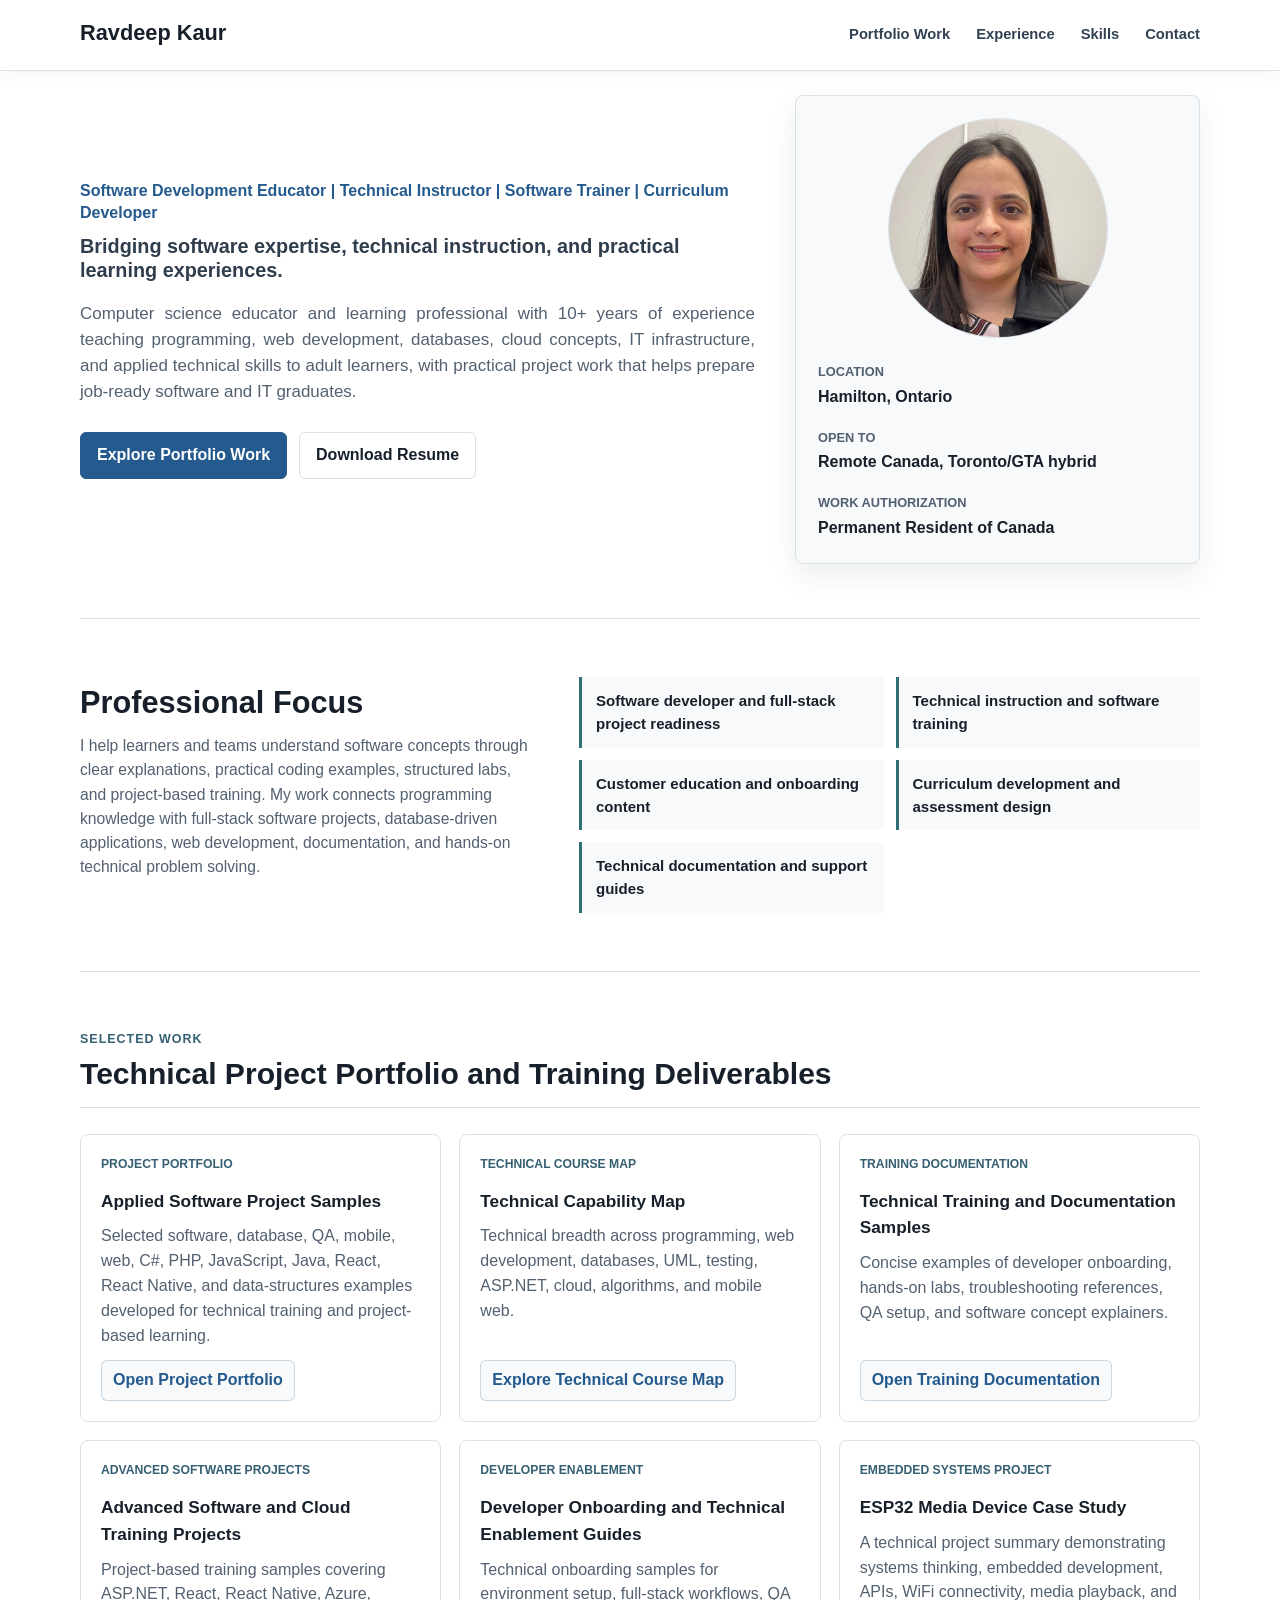
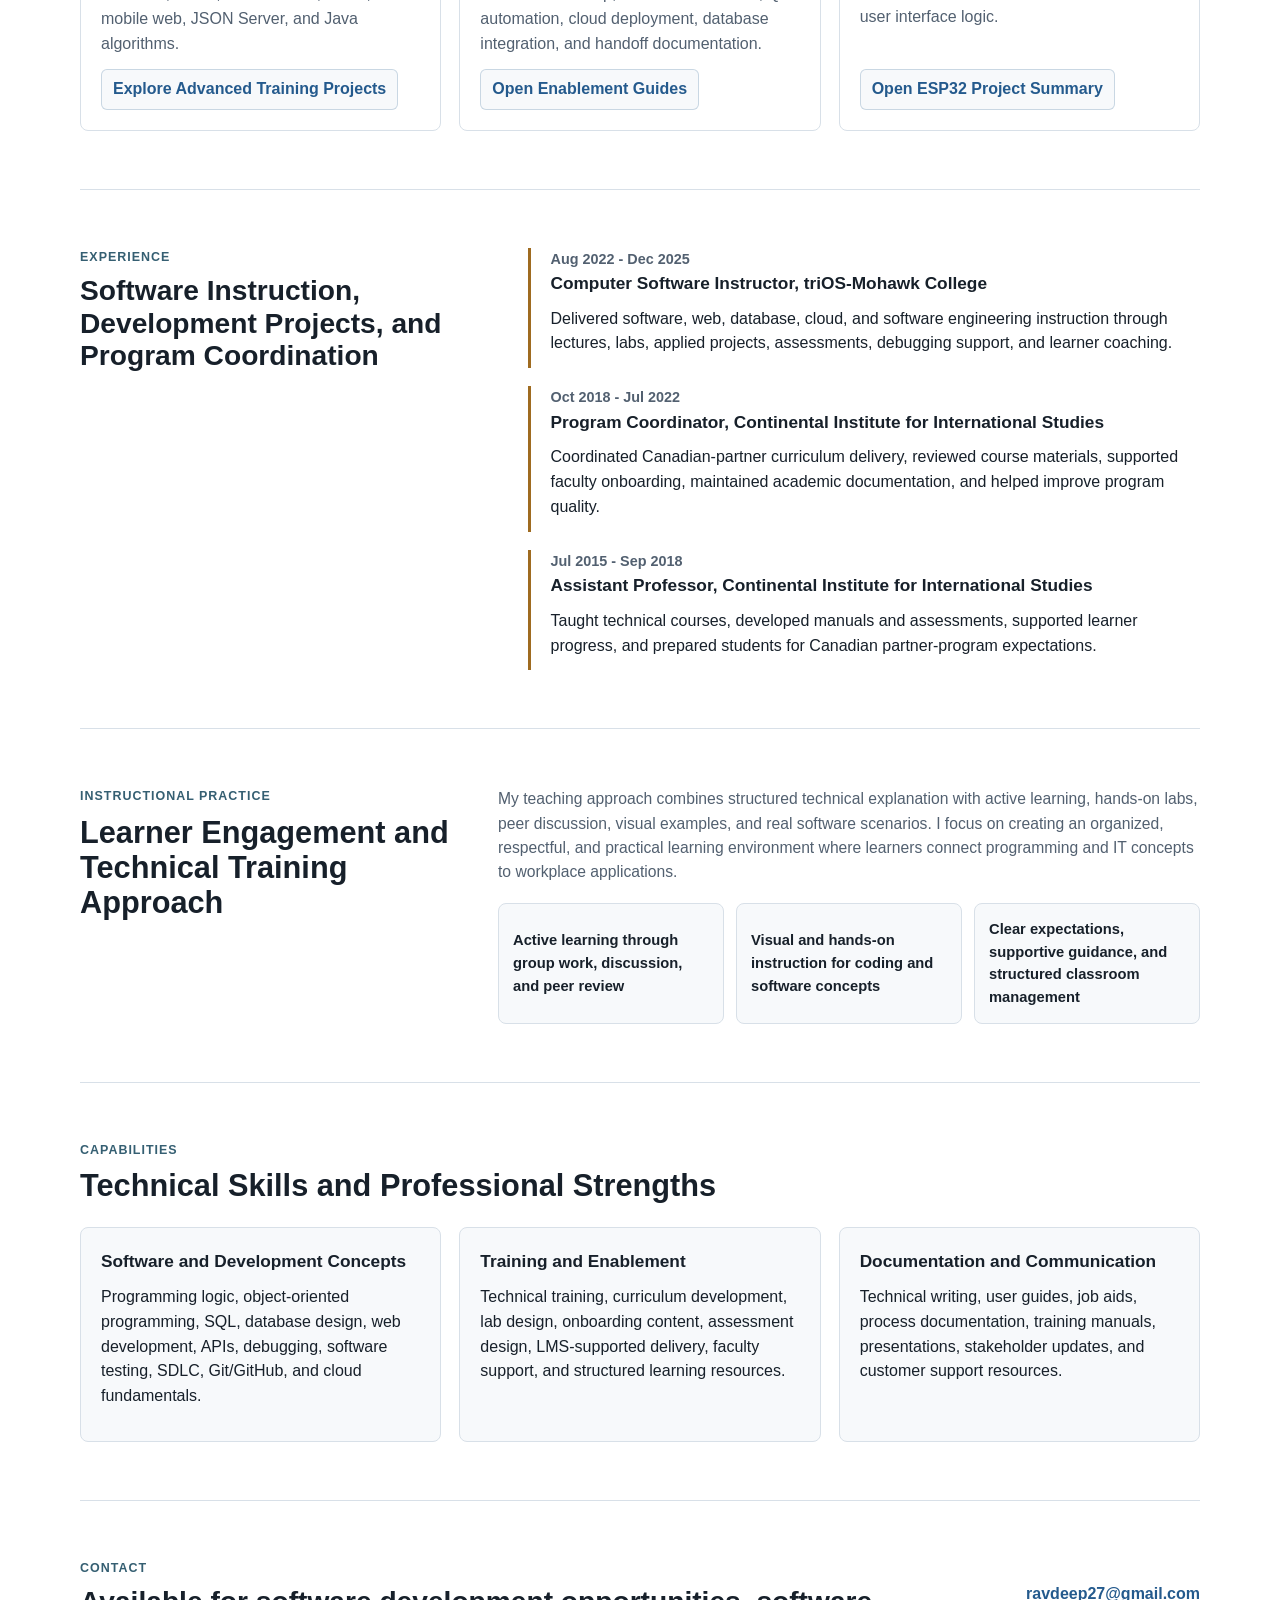
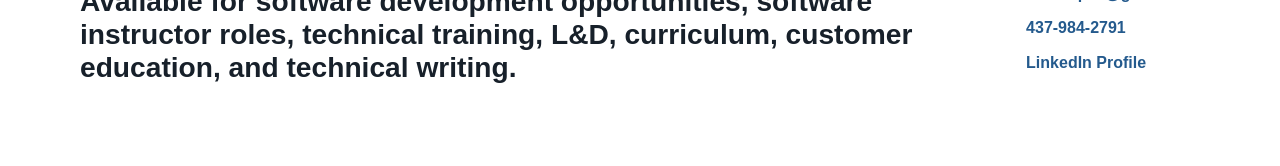
<file: index.html>
<!doctype html>
<html lang="en">
  <head>
    <meta charset="utf-8">
    <meta name="viewport" content="width=device-width, initial-scale=1">
    <title>Ravdeep Kaur | Technical Training Portfolio</title>
    <meta name="description" content="Portfolio for Ravdeep Kaur, technical instructor, software trainer, curriculum developer, and learning professional.">
    <link rel="stylesheet" href="styles.css?v=20260531-skills-section-rework">
  </head>
  <body>
    <header class="site-header">
      <nav class="nav" aria-label="Primary navigation">
        <a class="brand" href="#top">
          <span>Ravdeep Kaur</span>
        </a>
        <div class="nav-links">
          <a href="#portfolio-work">Portfolio Work</a>
          <a href="#experience">Experience</a>
          <a href="#instructional-practice">Skills</a>
          <a href="#contact">Contact</a>
        </div>
      </nav>
    </header>

    <main id="top">
      <section class="hero">
        <div class="hero-copy">
          <p class="eyebrow">Software Development Educator | Technical Instructor | Software Trainer | Curriculum Developer</p>
          <h1>Bridging software expertise, technical instruction, and practical learning experiences.</h1>
          <p class="lead">
            Computer science educator and learning professional with 10+ years of experience teaching
            programming, web development, databases, cloud concepts, IT infrastructure, and applied technical
            skills to adult learners, with practical project work that helps prepare job-ready software and IT graduates.
          </p>
          <div class="actions" aria-label="Portfolio actions">
            <a class="button primary" href="#portfolio-work">Explore Portfolio Work</a>
            <a class="button secondary" href="Ravdeep_Kaur_Resume_2026.pdf" download>Download Resume</a>
          </div>
        </div>
        <div class="hero-panel" aria-label="Profile summary">
          <img class="profile-photo" src="assets/ravdeep-profile-clean.jpg" alt="Ravdeep Kaur profile photo.">
          <dl>
            <div>
              <dt>Location</dt>
              <dd>Hamilton, Ontario</dd>
            </div>
            <div>
              <dt>Open To</dt>
              <dd>Remote Canada, Toronto/GTA hybrid</dd>
            </div>
            <div>
              <dt>Work Authorization</dt>
              <dd>Permanent Resident of Canada</dd>
            </div>
          </dl>
        </div>
      </section>

      <section class="intro-section">
        <div>
          <h2>Professional Focus</h2>
          <p>
            I help learners and teams understand software concepts through clear explanations, practical coding
            examples, structured labs, and project-based training. My work connects programming knowledge with
            full-stack software projects, database-driven applications, web development, documentation, and
            hands-on technical problem solving.
          </p>
        </div>
        <ul class="focus-list">
          <li>Software developer and full-stack project readiness</li>
          <li>Technical instruction and software training</li>
          <li>Customer education and onboarding content</li>
          <li>Curriculum development and assessment design</li>
          <li>Technical documentation and support guides</li>
        </ul>
      </section>

      <section id="portfolio-work" class="section">
        <div class="section-heading">
          <p class="eyebrow">Selected Work</p>
          <h2>Technical Project Portfolio and Training Deliverables</h2>
        </div>
        <div class="sample-grid">
          <article class="sample-card">
            <div class="sample-icon">Project Portfolio</div>
            <h3>Applied Software Project Samples</h3>
            <p>Selected software, database, QA, mobile, web, C#, PHP, JavaScript, Java, React, React Native, and data-structures examples developed for technical training and project-based learning.</p>
            <a href="work/real-project-samples.html">Open Project Portfolio</a>
          </article>
          <article class="sample-card">
            <div class="sample-icon">Technical Course Map</div>
            <h3>Technical Capability Map</h3>
            <p>Technical breadth across programming, web development, databases, UML, testing, ASP.NET, cloud, algorithms, and mobile web.</p>
            <a href="work/course-map-foundations-advanced.html">Explore Technical Course Map</a>
          </article>
          <article class="sample-card">
            <div class="sample-icon">Training Documentation</div>
            <h3>Technical Training and Documentation Samples</h3>
            <p>Concise examples of developer onboarding, hands-on labs, troubleshooting references, QA setup, and software concept explainers.</p>
            <a href="work/teaching-artifacts.html">Open Training Documentation</a>
          </article>
          <article class="sample-card">
            <div class="sample-icon">Advanced Software Projects</div>
            <h3>Advanced Software and Cloud Training Projects</h3>
            <p>Project-based training samples covering ASP.NET, React, React Native, Azure, mobile web, JSON Server, and Java algorithms.</p>
            <a href="work/sem4-training-projects.html">Explore Advanced Training Projects</a>
          </article>
          <article class="sample-card">
            <div class="sample-icon">Developer Enablement</div>
            <h3>Developer Onboarding and Technical Enablement Guides</h3>
            <p>Technical onboarding samples for environment setup, full-stack workflows, QA automation, cloud deployment, database integration, and handoff documentation.</p>
            <a href="work/developer-onboarding-guides.html">Open Enablement Guides</a>
          </article>
          <article class="sample-card">
            <div class="sample-icon">Embedded Systems Project</div>
            <h3>ESP32 Media Device Case Study</h3>
            <p>A technical project summary demonstrating systems thinking, embedded development, APIs, WiFi connectivity, media playback, and user interface logic.</p>
            <a href="work/esp32-case-study.html">Open ESP32 Project Summary</a>
          </article>
        </div>
      </section>

      <section id="experience" class="section split">
        <div class="section-heading">
          <p class="eyebrow">Experience</p>
          <h2>Software Instruction, Development Projects, and Program Coordination</h2>
        </div>
        <div class="timeline">
          <article>
            <span>Aug 2022 - Dec 2025</span>
            <h3>Computer Software Instructor, triOS-Mohawk College</h3>
            <p>
              Delivered software, web, database, cloud, and software engineering instruction through lectures,
              labs, applied projects, assessments, debugging support, and learner coaching.
            </p>
          </article>
          <article>
            <span>Oct 2018 - Jul 2022</span>
            <h3>Program Coordinator, Continental Institute for International Studies</h3>
            <p>
              Coordinated Canadian-partner curriculum delivery, reviewed course materials, supported faculty
              onboarding, maintained academic documentation, and helped improve program quality.
            </p>
          </article>
          <article>
            <span>Jul 2015 - Sep 2018</span>
            <h3>Assistant Professor, Continental Institute for International Studies</h3>
            <p>
              Taught technical courses, developed manuals and assessments, supported learner progress, and
              prepared students for Canadian partner-program expectations.
            </p>
          </article>
        </div>
      </section>

      <section id="instructional-practice" class="section philosophy-section">
        <div class="section-heading">
          <p class="eyebrow">Instructional Practice</p>
          <h2>Learner Engagement and Technical Training Approach</h2>
        </div>
        <div class="philosophy-content">
          <p>
            My teaching approach combines structured technical explanation with active learning, hands-on labs,
            peer discussion, visual examples, and real software scenarios. I focus on creating an organized,
            respectful, and practical learning environment where learners connect programming and IT concepts
            to workplace applications.
          </p>
          <div class="philosophy-points">
            <span>Active learning through group work, discussion, and peer review</span>
            <span>Visual and hands-on instruction for coding and software concepts</span>
            <span>Clear expectations, supportive guidance, and structured classroom management</span>
          </div>
        </div>
      </section>

      <section id="skills" class="section">
        <div class="section-heading">
          <p class="eyebrow">Capabilities</p>
          <h2>Technical Skills and Professional Strengths</h2>
        </div>
        <div class="skill-columns">
          <div>
            <h3>Software and Development Concepts</h3>
            <p>Programming logic, object-oriented programming, SQL, database design, web development, APIs, debugging, software testing, SDLC, Git/GitHub, and cloud fundamentals.</p>
          </div>
          <div>
            <h3>Training and Enablement</h3>
            <p>Technical training, curriculum development, lab design, onboarding content, assessment design, LMS-supported delivery, faculty support, and structured learning resources.</p>
          </div>
          <div>
            <h3>Documentation and Communication</h3>
            <p>Technical writing, user guides, job aids, process documentation, training manuals, presentations, stakeholder updates, and customer support resources.</p>
          </div>
        </div>
      </section>

      <section id="contact" class="contact">
        <div>
          <p class="eyebrow">Contact</p>
          <h2>Available for software development opportunities, software instructor roles, technical training, L&D, curriculum, customer education, and technical writing.</h2>
        </div>
        <address>
          <a href="mailto:ravdeep27@gmail.com">ravdeep27@gmail.com</a>
          <a href="tel:+14379842791">437-984-2791</a>
          <a href="https://www.linkedin.com/in/kaurravdeep/">LinkedIn Profile</a>
        </address>
      </section>
    </main>
  </body>
</html>
</file>
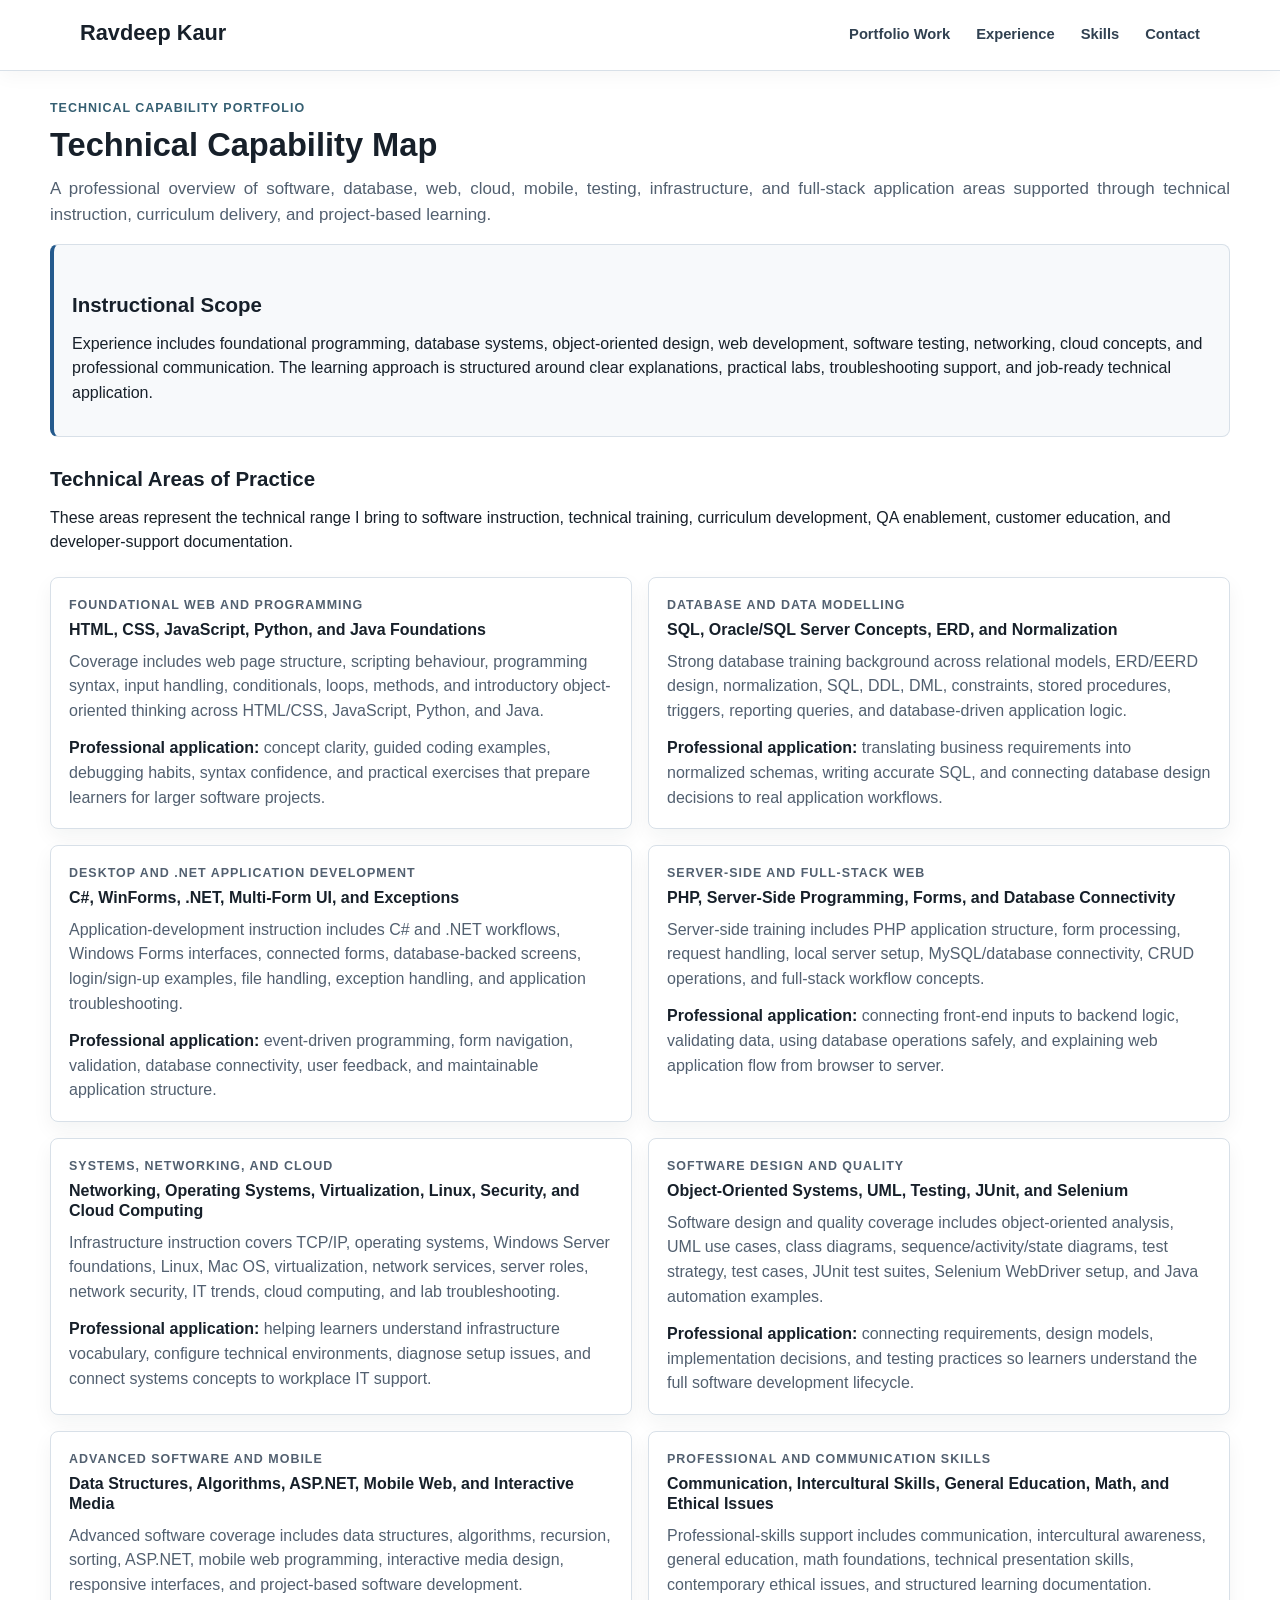
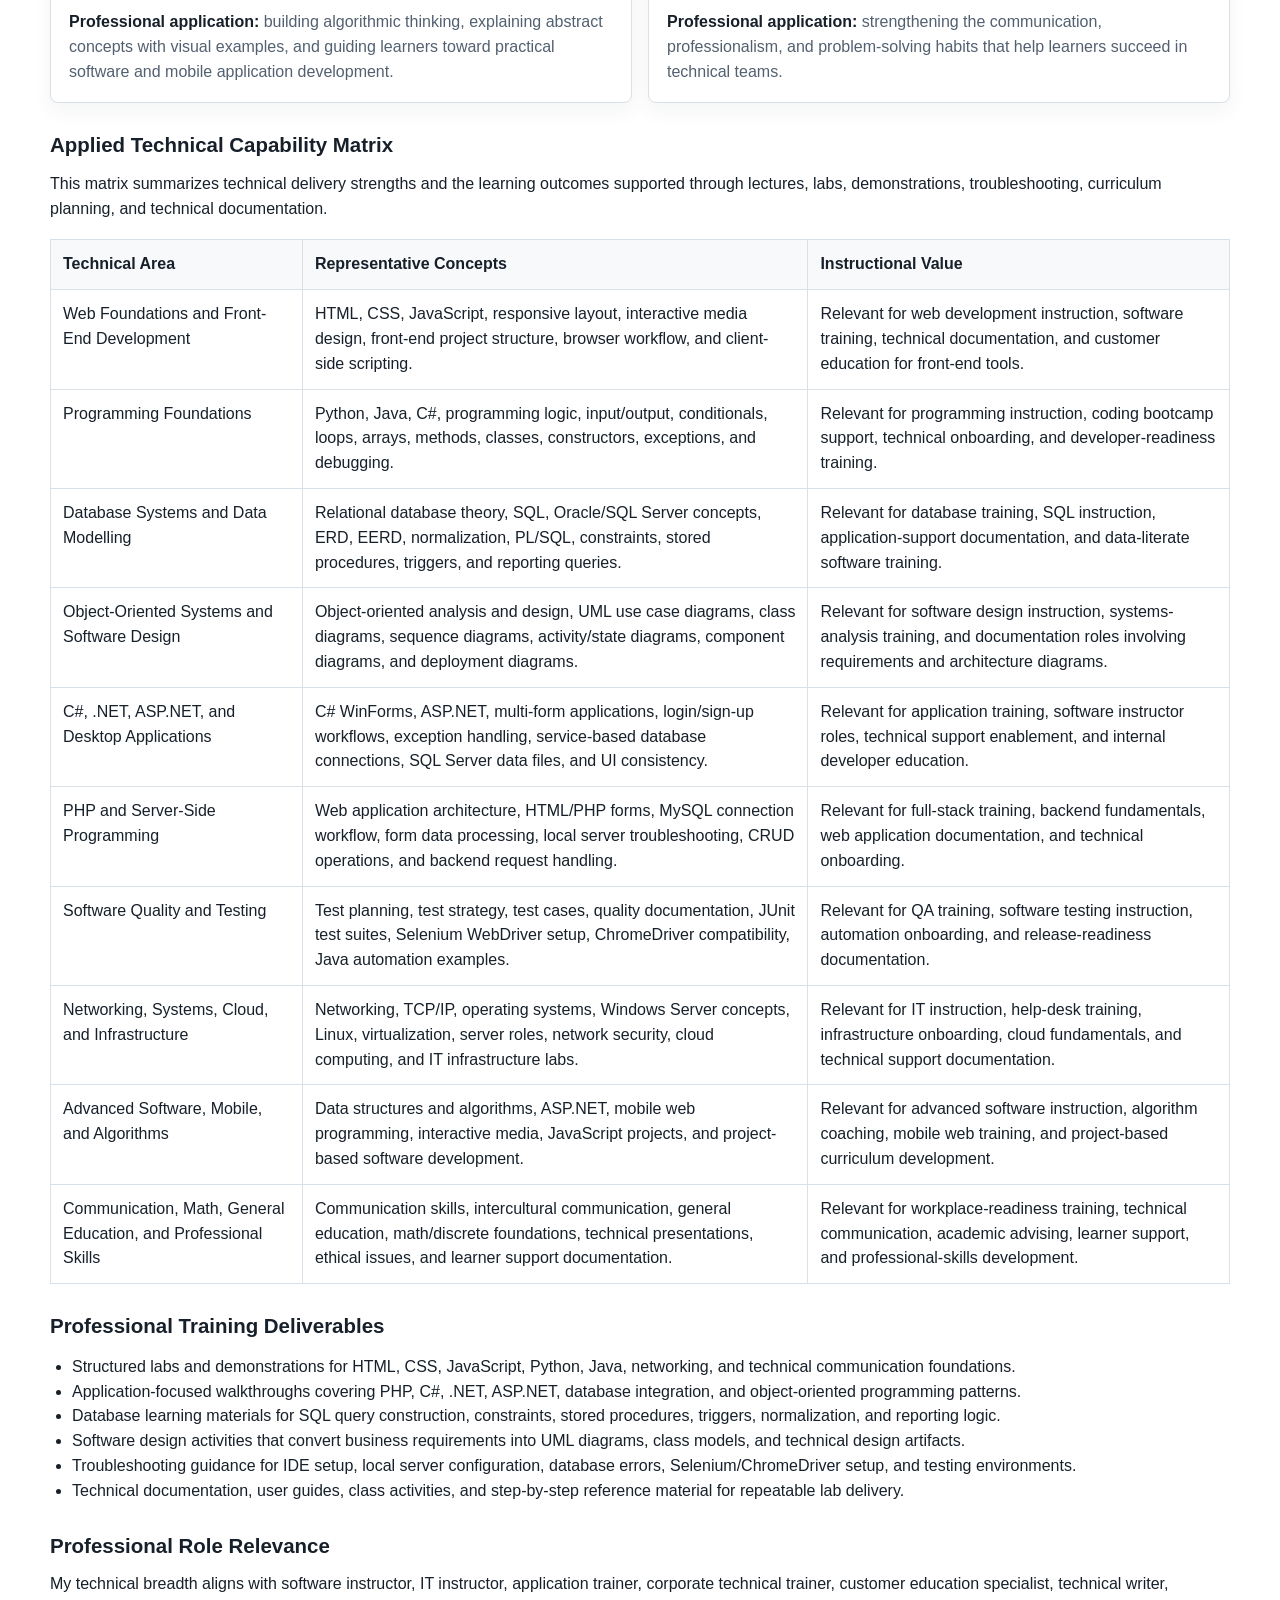
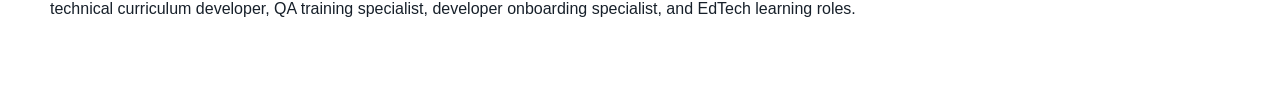
<file: work/course-map-foundations-advanced.html>
<!doctype html>
<html lang="en">
  <head>
    <meta charset="utf-8">
    <meta name="viewport" content="width=device-width, initial-scale=1">
    <title>Technical Capability Map | Ravdeep Kaur</title>
    <link rel="stylesheet" href="../styles.css?v=20260531-skills-section-rework">
  </head>
  <body>
    <header class="site-header">
      <nav class="nav" aria-label="Primary navigation">
        <a class="brand" href="../index.html#top">
          <span>Ravdeep Kaur</span>
        </a>
        <div class="nav-links">
          <a href="../index.html#portfolio-work">Portfolio Work</a>
          <a href="../index.html#experience">Experience</a>
          <a href="../index.html#instructional-practice">Skills</a>
          <a href="../index.html#contact">Contact</a>
        </div>
      </nav>
    </header>

    <main class="sample-page">
      <header>
        <p class="eyebrow">Technical Capability Portfolio</p>
        <h1>Technical Capability Map</h1>
        <p class="lead">
          A professional overview of software, database, web, cloud, mobile, testing, infrastructure, and
          full-stack application areas supported through technical instruction, curriculum delivery, and
          project-based learning.
        </p>
      </header>

      <section class="lesson-box">
        <h2>Instructional Scope</h2>
        <p>
          Experience includes foundational programming, database systems, object-oriented design, web development,
          software testing, networking, cloud concepts, and professional communication. The learning approach is
          structured around clear explanations, practical labs, troubleshooting support, and job-ready technical application.
        </p>
      </section>

      <section>
        <h2>Technical Areas of Practice</h2>
        <p>
          These areas represent the technical range I bring to software instruction, technical training,
          curriculum development, QA enablement, customer education, and developer-support documentation.
        </p>
        <div class="course-map-grid">
          <article>
            <p class="eyebrow">Foundational Web and Programming</p>
            <h3>HTML, CSS, JavaScript, Python, and Java Foundations</h3>
            <p>Coverage includes web page structure, scripting behaviour, programming syntax, input handling, conditionals, loops, methods, and introductory object-oriented thinking across HTML/CSS, JavaScript, Python, and Java.</p>
            <p><strong>Professional application:</strong> concept clarity, guided coding examples, debugging habits, syntax confidence, and practical exercises that prepare learners for larger software projects.</p>
          </article>
          <article>
            <p class="eyebrow">Database and Data Modelling</p>
            <h3>SQL, Oracle/SQL Server Concepts, ERD, and Normalization</h3>
            <p>Strong database training background across relational models, ERD/EERD design, normalization, SQL, DDL, DML, constraints, stored procedures, triggers, reporting queries, and database-driven application logic.</p>
            <p><strong>Professional application:</strong> translating business requirements into normalized schemas, writing accurate SQL, and connecting database design decisions to real application workflows.</p>
          </article>
          <article>
            <p class="eyebrow">Desktop and .NET Application Development</p>
            <h3>C#, WinForms, .NET, Multi-Form UI, and Exceptions</h3>
            <p>Application-development instruction includes C# and .NET workflows, Windows Forms interfaces, connected forms, database-backed screens, login/sign-up examples, file handling, exception handling, and application troubleshooting.</p>
            <p><strong>Professional application:</strong> event-driven programming, form navigation, validation, database connectivity, user feedback, and maintainable application structure.</p>
          </article>
          <article>
            <p class="eyebrow">Server-Side and Full-Stack Web</p>
            <h3>PHP, Server-Side Programming, Forms, and Database Connectivity</h3>
            <p>Server-side training includes PHP application structure, form processing, request handling, local server setup, MySQL/database connectivity, CRUD operations, and full-stack workflow concepts.</p>
            <p><strong>Professional application:</strong> connecting front-end inputs to backend logic, validating data, using database operations safely, and explaining web application flow from browser to server.</p>
          </article>
          <article>
            <p class="eyebrow">Systems, Networking, and Cloud</p>
            <h3>Networking, Operating Systems, Virtualization, Linux, Security, and Cloud Computing</h3>
            <p>Infrastructure instruction covers TCP/IP, operating systems, Windows Server foundations, Linux, Mac OS, virtualization, network services, server roles, network security, IT trends, cloud computing, and lab troubleshooting.</p>
            <p><strong>Professional application:</strong> helping learners understand infrastructure vocabulary, configure technical environments, diagnose setup issues, and connect systems concepts to workplace IT support.</p>
          </article>
          <article>
            <p class="eyebrow">Software Design and Quality</p>
            <h3>Object-Oriented Systems, UML, Testing, JUnit, and Selenium</h3>
            <p>Software design and quality coverage includes object-oriented analysis, UML use cases, class diagrams, sequence/activity/state diagrams, test strategy, test cases, JUnit test suites, Selenium WebDriver setup, and Java automation examples.</p>
            <p><strong>Professional application:</strong> connecting requirements, design models, implementation decisions, and testing practices so learners understand the full software development lifecycle.</p>
          </article>
          <article>
            <p class="eyebrow">Advanced Software and Mobile</p>
            <h3>Data Structures, Algorithms, ASP.NET, Mobile Web, and Interactive Media</h3>
            <p>Advanced software coverage includes data structures, algorithms, recursion, sorting, ASP.NET, mobile web programming, interactive media design, responsive interfaces, and project-based software development.</p>
            <p><strong>Professional application:</strong> building algorithmic thinking, explaining abstract concepts with visual examples, and guiding learners toward practical software and mobile application development.</p>
          </article>
          <article>
            <p class="eyebrow">Professional and Communication Skills</p>
            <h3>Communication, Intercultural Skills, General Education, Math, and Ethical Issues</h3>
            <p>Professional-skills support includes communication, intercultural awareness, general education, math foundations, technical presentation skills, contemporary ethical issues, and structured learning documentation.</p>
            <p><strong>Professional application:</strong> strengthening the communication, professionalism, and problem-solving habits that help learners succeed in technical teams.</p>
          </article>
        </div>
      </section>

      <section>
        <h2>Applied Technical Capability Matrix</h2>
        <p>
          This matrix summarizes technical delivery strengths and the learning outcomes supported
          through lectures, labs, demonstrations, troubleshooting, curriculum planning, and technical documentation.
        </p>
        <table>
          <thead>
            <tr><th>Technical Area</th><th>Representative Concepts</th><th>Instructional Value</th></tr>
          </thead>
          <tbody>
            <tr>
              <td>Web Foundations and Front-End Development</td>
              <td>HTML, CSS, JavaScript, responsive layout, interactive media design, front-end project structure, browser workflow, and client-side scripting.</td>
              <td>Relevant for web development instruction, software training, technical documentation, and customer education for front-end tools.</td>
            </tr>
            <tr>
              <td>Programming Foundations</td>
              <td>Python, Java, C#, programming logic, input/output, conditionals, loops, arrays, methods, classes, constructors, exceptions, and debugging.</td>
              <td>Relevant for programming instruction, coding bootcamp support, technical onboarding, and developer-readiness training.</td>
            </tr>
            <tr>
              <td>Database Systems and Data Modelling</td>
              <td>Relational database theory, SQL, Oracle/SQL Server concepts, ERD, EERD, normalization, PL/SQL, constraints, stored procedures, triggers, and reporting queries.</td>
              <td>Relevant for database training, SQL instruction, application-support documentation, and data-literate software training.</td>
            </tr>
            <tr>
              <td>Object-Oriented Systems and Software Design</td>
              <td>Object-oriented analysis and design, UML use case diagrams, class diagrams, sequence diagrams, activity/state diagrams, component diagrams, and deployment diagrams.</td>
              <td>Relevant for software design instruction, systems-analysis training, and documentation roles involving requirements and architecture diagrams.</td>
            </tr>
            <tr>
              <td>C#, .NET, ASP.NET, and Desktop Applications</td>
              <td>C# WinForms, ASP.NET, multi-form applications, login/sign-up workflows, exception handling, service-based database connections, SQL Server data files, and UI consistency.</td>
              <td>Relevant for application training, software instructor roles, technical support enablement, and internal developer education.</td>
            </tr>
            <tr>
              <td>PHP and Server-Side Programming</td>
              <td>Web application architecture, HTML/PHP forms, MySQL connection workflow, form data processing, local server troubleshooting, CRUD operations, and backend request handling.</td>
              <td>Relevant for full-stack training, backend fundamentals, web application documentation, and technical onboarding.</td>
            </tr>
            <tr>
              <td>Software Quality and Testing</td>
              <td>Test planning, test strategy, test cases, quality documentation, JUnit test suites, Selenium WebDriver setup, ChromeDriver compatibility, Java automation examples.</td>
              <td>Relevant for QA training, software testing instruction, automation onboarding, and release-readiness documentation.</td>
            </tr>
            <tr>
              <td>Networking, Systems, Cloud, and Infrastructure</td>
              <td>Networking, TCP/IP, operating systems, Windows Server concepts, Linux, virtualization, server roles, network security, cloud computing, and IT infrastructure labs.</td>
              <td>Relevant for IT instruction, help-desk training, infrastructure onboarding, cloud fundamentals, and technical support documentation.</td>
            </tr>
            <tr>
              <td>Advanced Software, Mobile, and Algorithms</td>
              <td>Data structures and algorithms, ASP.NET, mobile web programming, interactive media, JavaScript projects, and project-based software development.</td>
              <td>Relevant for advanced software instruction, algorithm coaching, mobile web training, and project-based curriculum development.</td>
            </tr>
            <tr>
              <td>Communication, Math, General Education, and Professional Skills</td>
              <td>Communication skills, intercultural communication, general education, math/discrete foundations, technical presentations, ethical issues, and learner support documentation.</td>
              <td>Relevant for workplace-readiness training, technical communication, academic advising, learner support, and professional-skills development.</td>
            </tr>
          </tbody>
        </table>
      </section>

      <section>
        <h2>Professional Training Deliverables</h2>
        <ul>
          <li>Structured labs and demonstrations for HTML, CSS, JavaScript, Python, Java, networking, and technical communication foundations.</li>
          <li>Application-focused walkthroughs covering PHP, C#, .NET, ASP.NET, database integration, and object-oriented programming patterns.</li>
          <li>Database learning materials for SQL query construction, constraints, stored procedures, triggers, normalization, and reporting logic.</li>
          <li>Software design activities that convert business requirements into UML diagrams, class models, and technical design artifacts.</li>
          <li>Troubleshooting guidance for IDE setup, local server configuration, database errors, Selenium/ChromeDriver setup, and testing environments.</li>
          <li>Technical documentation, user guides, class activities, and step-by-step reference material for repeatable lab delivery.</li>
        </ul>
      </section>

      <section>
        <h2>Professional Role Relevance</h2>
        <p>
          My technical breadth aligns with software instructor, IT instructor, application trainer, corporate
          technical trainer, customer education specialist, technical writer, technical curriculum developer, QA
          training specialist, developer onboarding specialist, and EdTech learning roles.
        </p>
      </section>
    </main>
  </body>
</html>
</file>
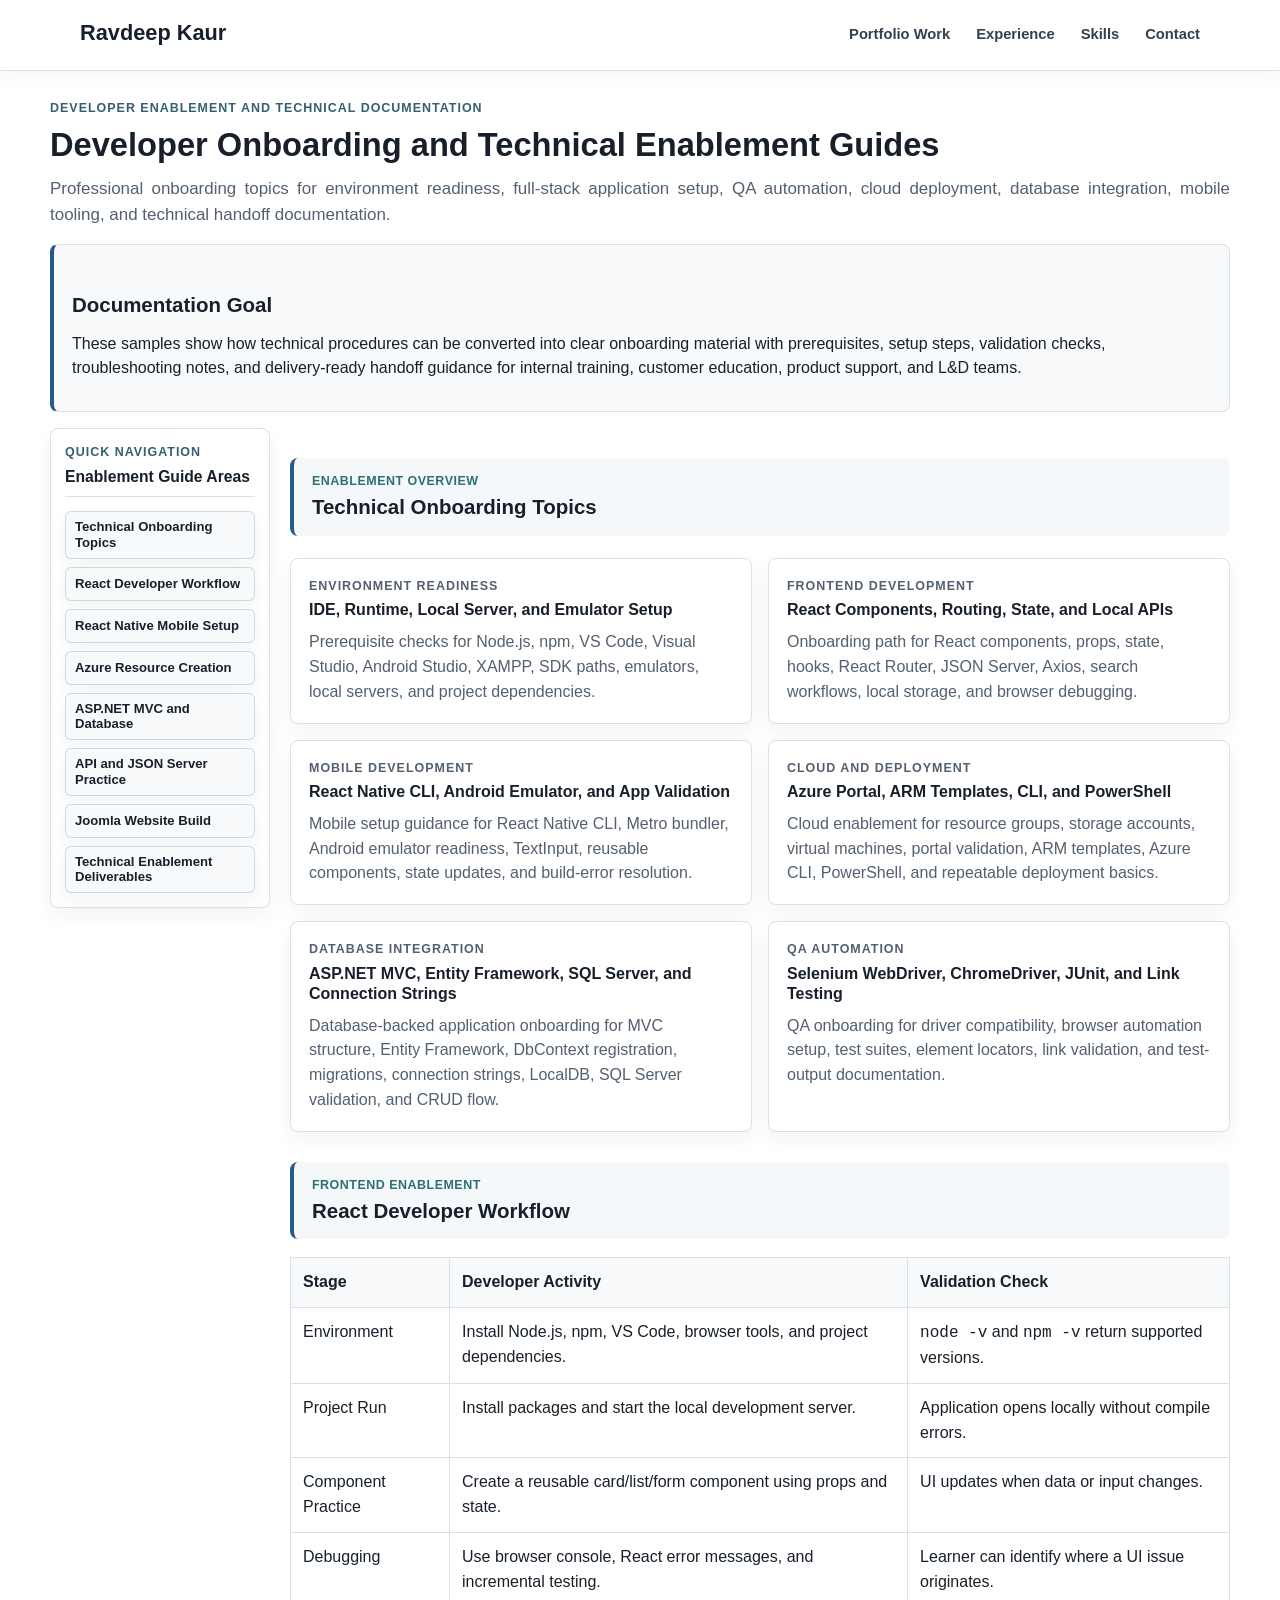
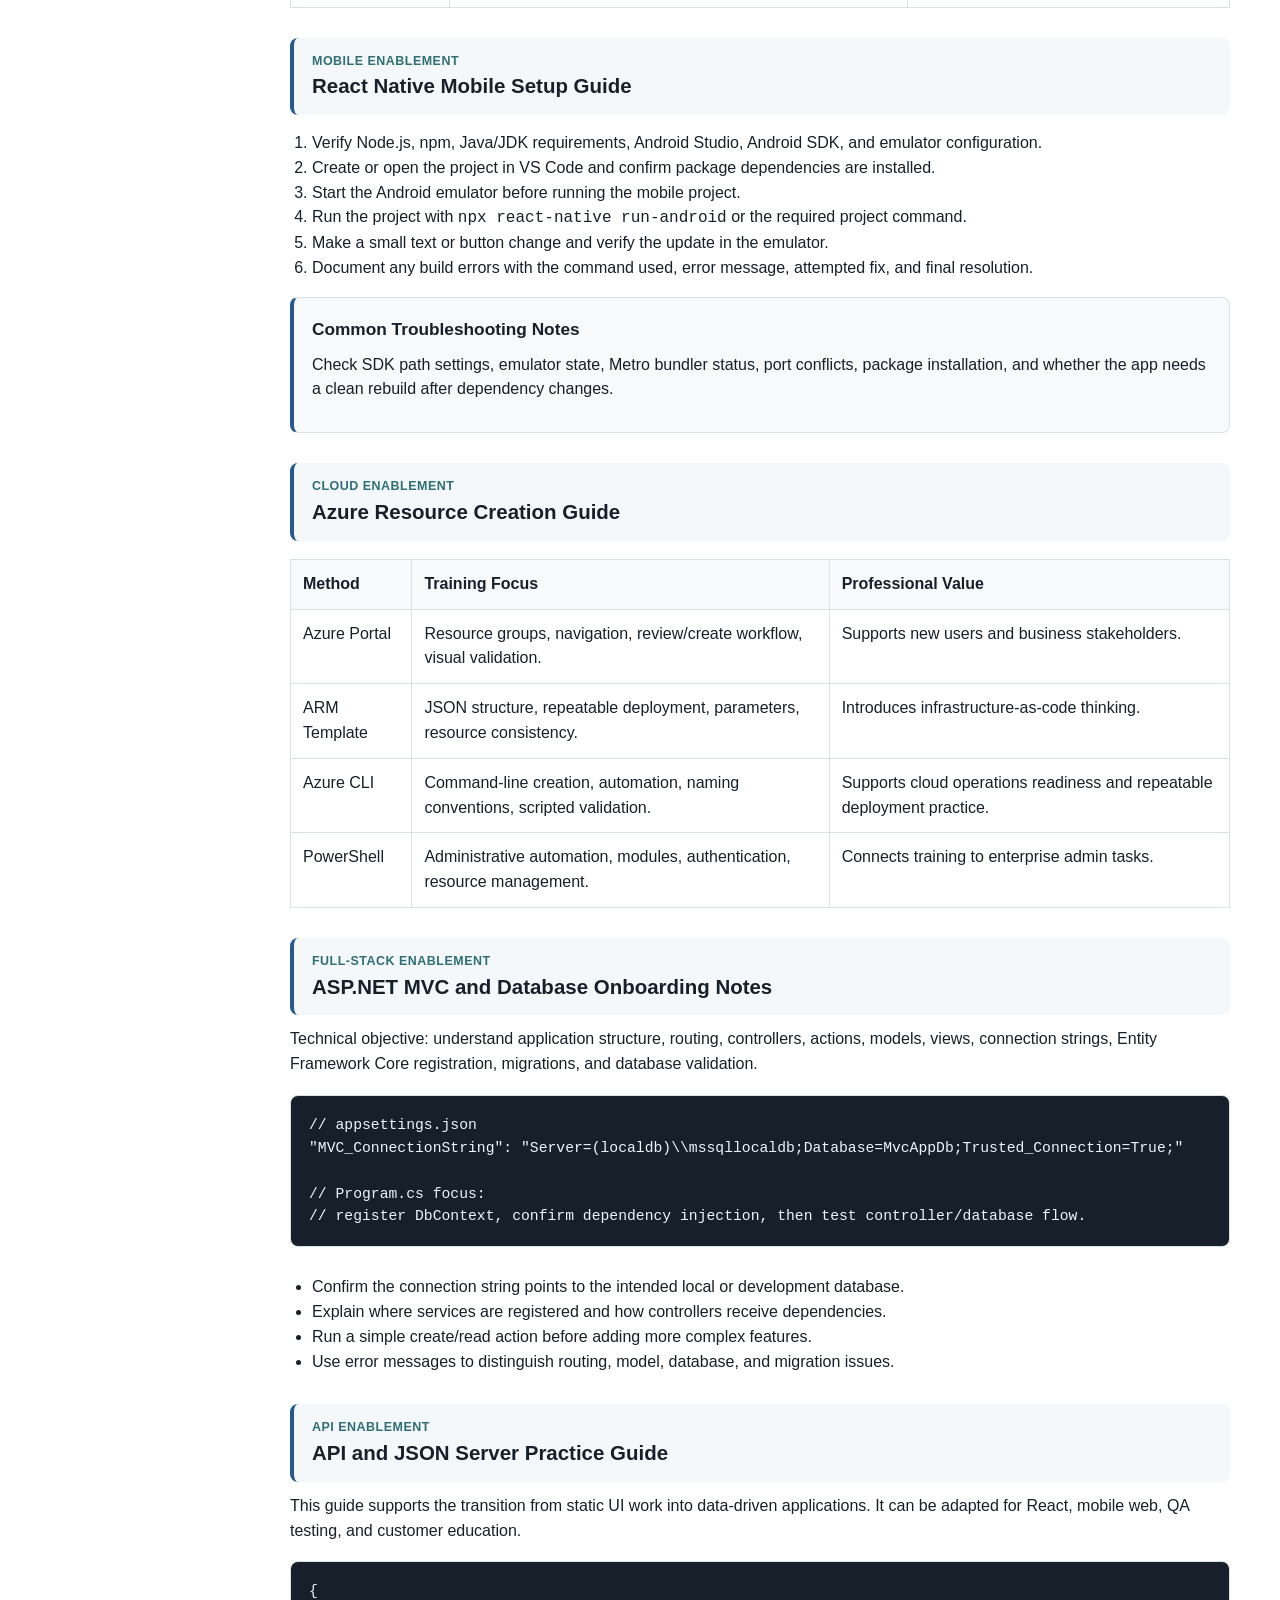
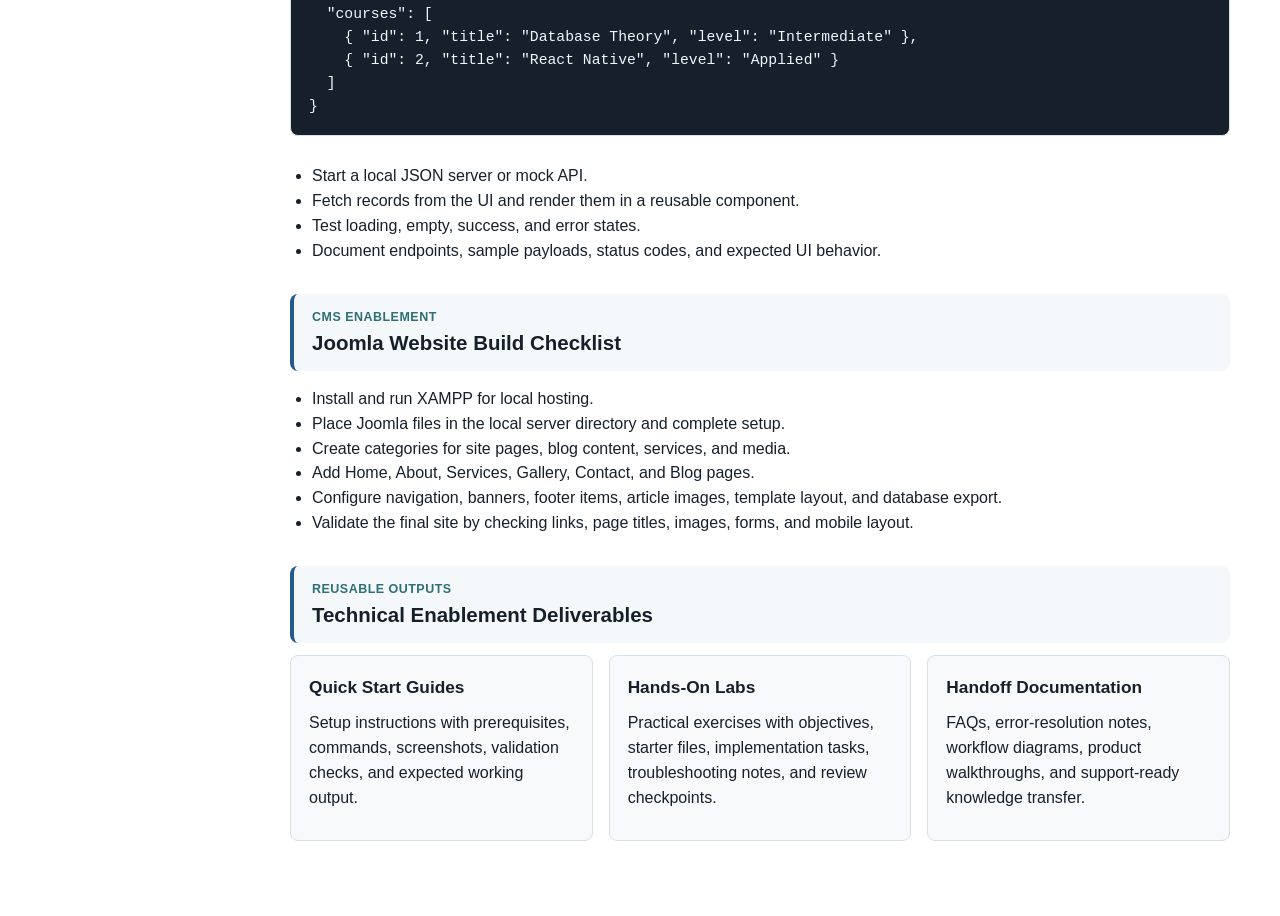
<file: work/developer-onboarding-guides.html>
<!doctype html>
<html lang="en">
  <head>
    <meta charset="utf-8">
    <meta name="viewport" content="width=device-width, initial-scale=1">
    <title>Developer Onboarding and Technical Enablement Guides | Ravdeep Kaur</title>
    <link rel="stylesheet" href="../styles.css?v=20260531-skills-section-rework">
  </head>
  <body>
    <header class="site-header">
      <nav class="nav" aria-label="Primary navigation">
        <a class="brand" href="../index.html#top">
          <span>Ravdeep Kaur</span>
        </a>
        <div class="nav-links">
          <a href="../index.html#portfolio-work">Portfolio Work</a>
          <a href="../index.html#experience">Experience</a>
          <a href="../index.html#instructional-practice">Skills</a>
          <a href="../index.html#contact">Contact</a>
        </div>
      </nav>
    </header>

    <main class="sample-page">
      <header>
        <p class="eyebrow">Developer Enablement and Technical Documentation</p>
        <h1>Developer Onboarding and Technical Enablement Guides</h1>
        <p class="lead">
          Professional onboarding topics for environment readiness, full-stack application setup, QA automation,
          cloud deployment, database integration, mobile tooling, and technical handoff documentation.
        </p>
      </header>

      <section class="lesson-box">
        <h2>Documentation Goal</h2>
        <p>
          These samples show how technical procedures can be converted into clear onboarding material with
          prerequisites, setup steps, validation checks, troubleshooting notes, and delivery-ready handoff guidance
          for internal training, customer education, product support, and L&amp;D teams.
        </p>
      </section>

      <div class="technical-layout">
        <aside class="technical-index" aria-labelledby="enablement-nav-title">
          <p class="eyebrow">Quick Navigation</p>
          <h2 id="enablement-nav-title">Enablement Guide Areas</h2>
          <nav class="concept-grid" aria-label="Developer onboarding areas">
            <a href="#onboarding-topics">Technical Onboarding Topics</a>
            <a href="#react-workflow">React Developer Workflow</a>
            <a href="#react-native-setup">React Native Mobile Setup</a>
            <a href="#azure-resource-guide">Azure Resource Creation</a>
            <a href="#aspnet-database">ASP.NET MVC and Database</a>
            <a href="#api-json-server">API and JSON Server Practice</a>
            <a href="#joomla-build">Joomla Website Build</a>
            <a href="#enablement-deliverables">Technical Enablement Deliverables</a>
          </nav>
        </aside>

        <div class="technical-content">
      <section id="onboarding-topics" class="technical-area-section">
        <h2 class="technical-area-heading"><span>Enablement Overview</span>Technical Onboarding Topics</h2>
        <div class="course-map-grid">
          <article>
            <p class="eyebrow">Environment Readiness</p>
            <h3>IDE, Runtime, Local Server, and Emulator Setup</h3>
            <p>Prerequisite checks for Node.js, npm, VS Code, Visual Studio, Android Studio, XAMPP, SDK paths, emulators, local servers, and project dependencies.</p>
          </article>
          <article>
            <p class="eyebrow">Frontend Development</p>
            <h3>React Components, Routing, State, and Local APIs</h3>
            <p>Onboarding path for React components, props, state, hooks, React Router, JSON Server, Axios, search workflows, local storage, and browser debugging.</p>
          </article>
          <article>
            <p class="eyebrow">Mobile Development</p>
            <h3>React Native CLI, Android Emulator, and App Validation</h3>
            <p>Mobile setup guidance for React Native CLI, Metro bundler, Android emulator readiness, TextInput, reusable components, state updates, and build-error resolution.</p>
          </article>
          <article>
            <p class="eyebrow">Cloud and Deployment</p>
            <h3>Azure Portal, ARM Templates, CLI, and PowerShell</h3>
            <p>Cloud enablement for resource groups, storage accounts, virtual machines, portal validation, ARM templates, Azure CLI, PowerShell, and repeatable deployment basics.</p>
          </article>
          <article>
            <p class="eyebrow">Database Integration</p>
            <h3>ASP.NET MVC, Entity Framework, SQL Server, and Connection Strings</h3>
            <p>Database-backed application onboarding for MVC structure, Entity Framework, DbContext registration, migrations, connection strings, LocalDB, SQL Server validation, and CRUD flow.</p>
          </article>
          <article>
            <p class="eyebrow">QA Automation</p>
            <h3>Selenium WebDriver, ChromeDriver, JUnit, and Link Testing</h3>
            <p>QA onboarding for driver compatibility, browser automation setup, test suites, element locators, link validation, and test-output documentation.</p>
          </article>
        </div>
      </section>

      <section id="react-workflow" class="technical-area-section">
        <h2 class="technical-area-heading"><span>Frontend Enablement</span>React Developer Workflow</h2>
        <table>
          <thead>
            <tr><th>Stage</th><th>Developer Activity</th><th>Validation Check</th></tr>
          </thead>
          <tbody>
            <tr><td>Environment</td><td>Install Node.js, npm, VS Code, browser tools, and project dependencies.</td><td><code>node -v</code> and <code>npm -v</code> return supported versions.</td></tr>
            <tr><td>Project Run</td><td>Install packages and start the local development server.</td><td>Application opens locally without compile errors.</td></tr>
            <tr><td>Component Practice</td><td>Create a reusable card/list/form component using props and state.</td><td>UI updates when data or input changes.</td></tr>
            <tr><td>Debugging</td><td>Use browser console, React error messages, and incremental testing.</td><td>Learner can identify where a UI issue originates.</td></tr>
          </tbody>
        </table>
      </section>

      <section id="react-native-setup" class="technical-area-section">
        <h2 class="technical-area-heading"><span>Mobile Enablement</span>React Native Mobile Setup Guide</h2>
        <ol>
          <li>Verify Node.js, npm, Java/JDK requirements, Android Studio, Android SDK, and emulator configuration.</li>
          <li>Create or open the project in VS Code and confirm package dependencies are installed.</li>
          <li>Start the Android emulator before running the mobile project.</li>
          <li>Run the project with <code>npx react-native run-android</code> or the required project command.</li>
          <li>Make a small text or button change and verify the update in the emulator.</li>
          <li>Document any build errors with the command used, error message, attempted fix, and final resolution.</li>
        </ol>
        <div class="lesson-box">
          <h3>Common Troubleshooting Notes</h3>
          <p>
            Check SDK path settings, emulator state, Metro bundler status, port conflicts, package installation, and
            whether the app needs a clean rebuild after dependency changes.
          </p>
        </div>
      </section>

      <section id="azure-resource-guide" class="technical-area-section">
        <h2 class="technical-area-heading"><span>Cloud Enablement</span>Azure Resource Creation Guide</h2>
        <table>
          <thead>
            <tr><th>Method</th><th>Training Focus</th><th>Professional Value</th></tr>
          </thead>
          <tbody>
            <tr><td>Azure Portal</td><td>Resource groups, navigation, review/create workflow, visual validation.</td><td>Supports new users and business stakeholders.</td></tr>
            <tr><td>ARM Template</td><td>JSON structure, repeatable deployment, parameters, resource consistency.</td><td>Introduces infrastructure-as-code thinking.</td></tr>
            <tr><td>Azure CLI</td><td>Command-line creation, automation, naming conventions, scripted validation.</td><td>Supports cloud operations readiness and repeatable deployment practice.</td></tr>
            <tr><td>PowerShell</td><td>Administrative automation, modules, authentication, resource management.</td><td>Connects training to enterprise admin tasks.</td></tr>
          </tbody>
        </table>
      </section>

      <section id="aspnet-database" class="technical-area-section">
        <h2 class="technical-area-heading"><span>Full-Stack Enablement</span>ASP.NET MVC and Database Onboarding Notes</h2>
        <p>
          Technical objective: understand application structure, routing, controllers, actions, models, views,
          connection strings, Entity Framework Core registration, migrations, and database validation.
        </p>
        <pre><code>// appsettings.json
"MVC_ConnectionString": "Server=(localdb)\\mssqllocaldb;Database=MvcAppDb;Trusted_Connection=True;"

// Program.cs focus:
// register DbContext, confirm dependency injection, then test controller/database flow.</code></pre>
        <ul>
          <li>Confirm the connection string points to the intended local or development database.</li>
          <li>Explain where services are registered and how controllers receive dependencies.</li>
          <li>Run a simple create/read action before adding more complex features.</li>
          <li>Use error messages to distinguish routing, model, database, and migration issues.</li>
        </ul>
      </section>

      <section id="api-json-server" class="technical-area-section">
        <h2 class="technical-area-heading"><span>API Enablement</span>API and JSON Server Practice Guide</h2>
        <p>
          This guide supports the transition from static UI work into data-driven applications. It can be
          adapted for React, mobile web, QA testing, and customer education.
        </p>
        <pre><code>{
  "courses": [
    { "id": 1, "title": "Database Theory", "level": "Intermediate" },
    { "id": 2, "title": "React Native", "level": "Applied" }
  ]
}</code></pre>
        <ul>
          <li>Start a local JSON server or mock API.</li>
          <li>Fetch records from the UI and render them in a reusable component.</li>
          <li>Test loading, empty, success, and error states.</li>
          <li>Document endpoints, sample payloads, status codes, and expected UI behavior.</li>
        </ul>
      </section>

      <section id="joomla-build" class="technical-area-section">
        <h2 class="technical-area-heading"><span>CMS Enablement</span>Joomla Website Build Checklist</h2>
        <ul>
          <li>Install and run XAMPP for local hosting.</li>
          <li>Place Joomla files in the local server directory and complete setup.</li>
          <li>Create categories for site pages, blog content, services, and media.</li>
          <li>Add Home, About, Services, Gallery, Contact, and Blog pages.</li>
          <li>Configure navigation, banners, footer items, article images, template layout, and database export.</li>
          <li>Validate the final site by checking links, page titles, images, forms, and mobile layout.</li>
        </ul>
      </section>

      <section id="enablement-deliverables" class="technical-area-section">
        <h2 class="technical-area-heading"><span>Reusable Outputs</span>Technical Enablement Deliverables</h2>
        <div class="evidence-grid">
          <article>
            <h3>Quick Start Guides</h3>
            <p>Setup instructions with prerequisites, commands, screenshots, validation checks, and expected working output.</p>
          </article>
          <article>
            <h3>Hands-On Labs</h3>
            <p>Practical exercises with objectives, starter files, implementation tasks, troubleshooting notes, and review checkpoints.</p>
          </article>
          <article>
            <h3>Handoff Documentation</h3>
            <p>FAQs, error-resolution notes, workflow diagrams, product walkthroughs, and support-ready knowledge transfer.</p>
          </article>
        </div>
      </section>
        </div>
      </div>
    </main>
  </body>
</html>
</file>
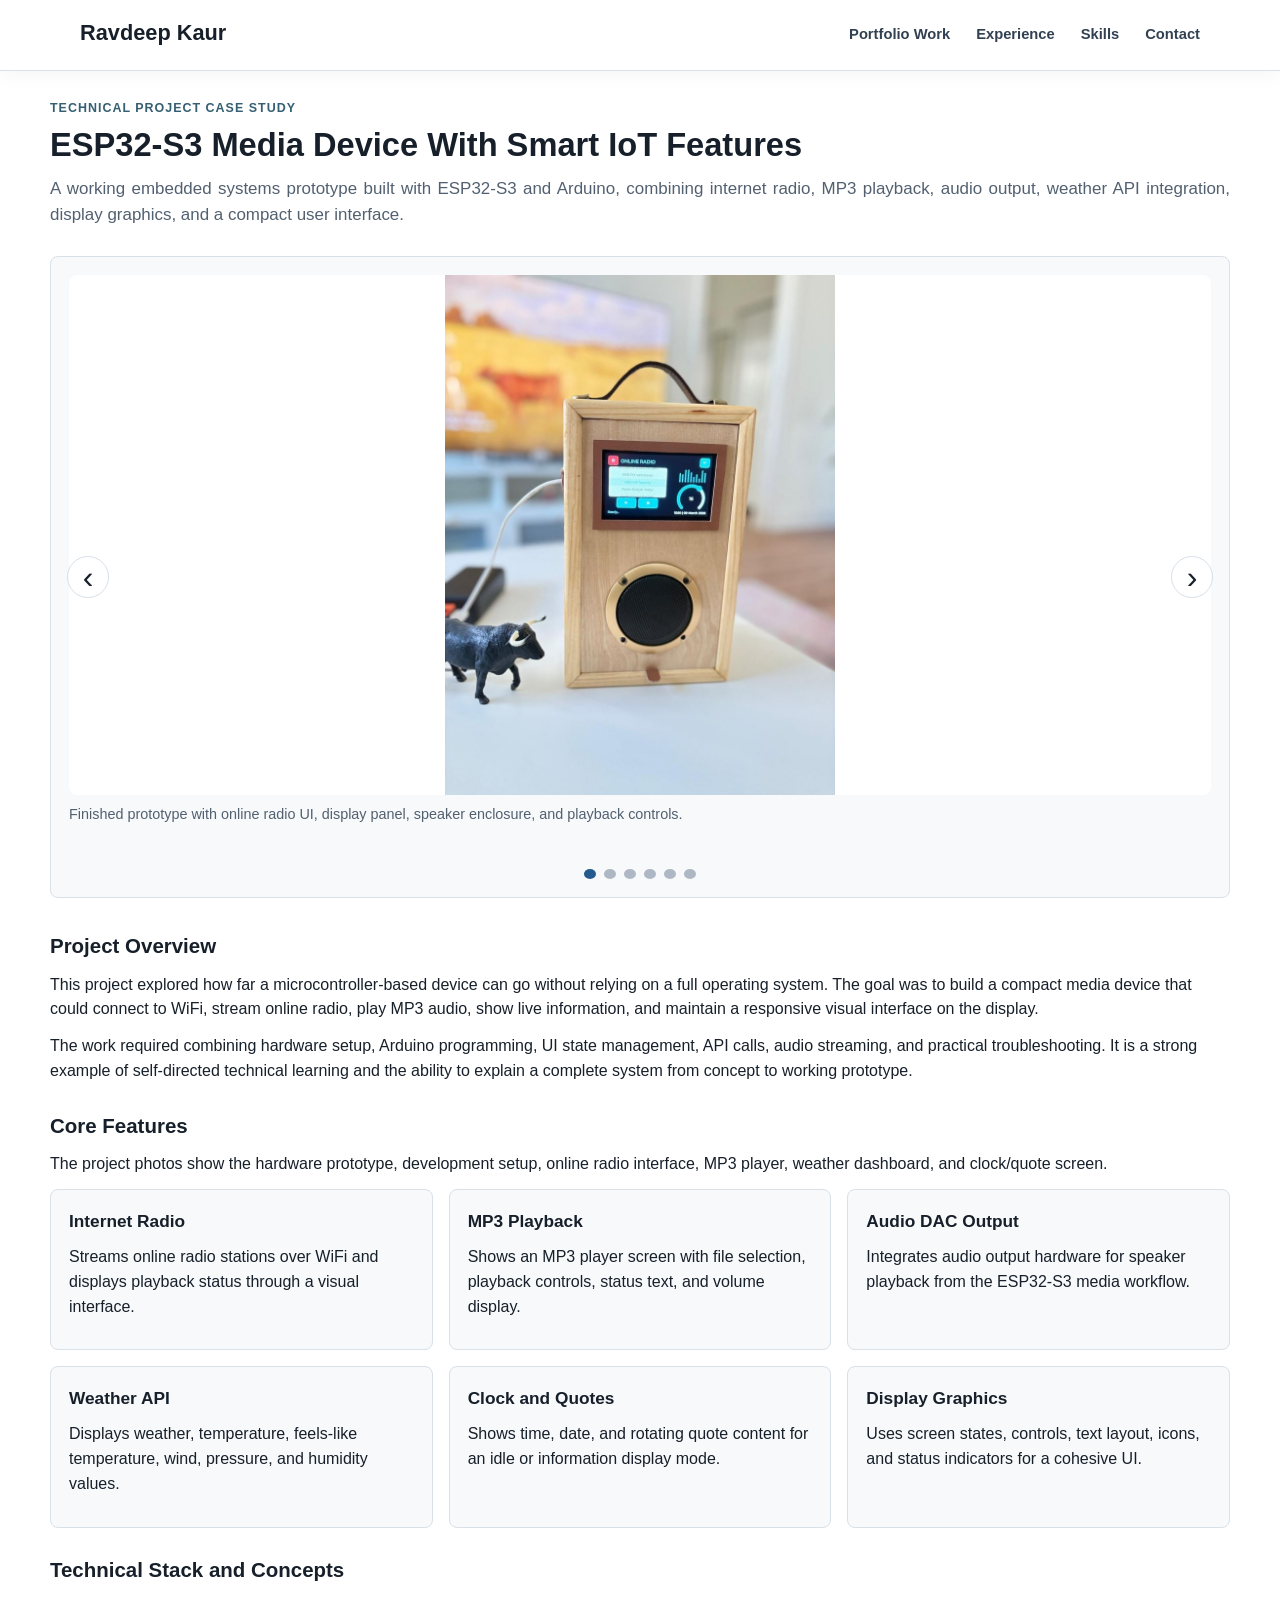
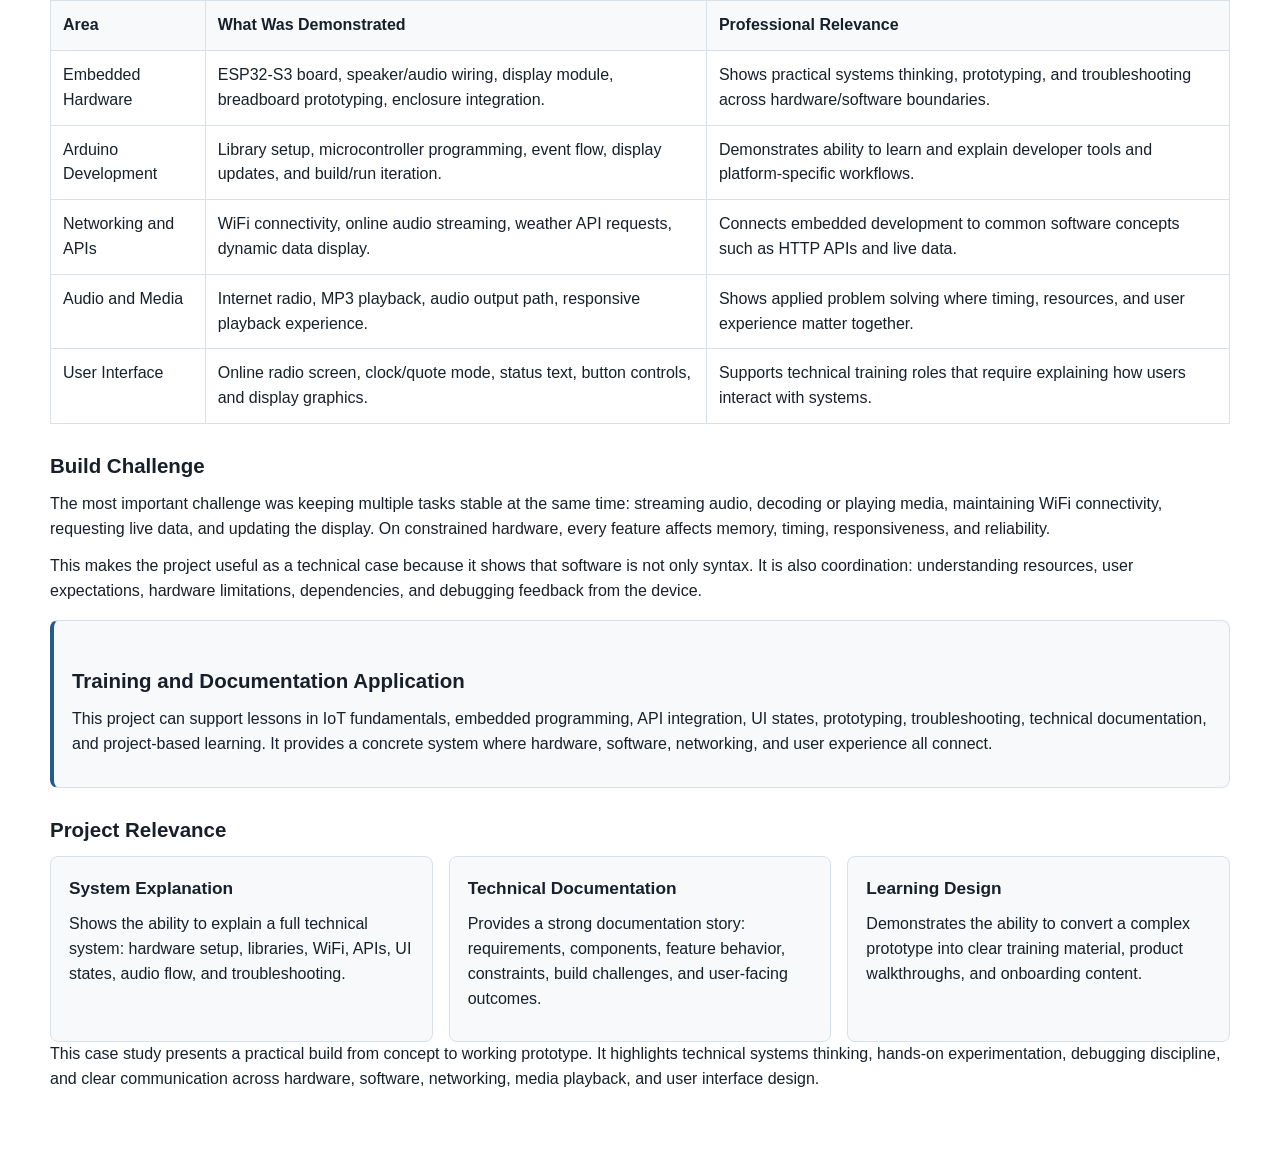
<file: work/esp32-case-study.html>
<!doctype html>
<html lang="en">
  <head>
    <meta charset="utf-8">
    <meta name="viewport" content="width=device-width, initial-scale=1">
    <title>ESP32 Media Device Case Study | Ravdeep Kaur</title>
    <link rel="stylesheet" href="../styles.css?v=20260531-skills-section-rework">
  </head>
  <body>
    <header class="site-header">
      <nav class="nav" aria-label="Primary navigation">
        <a class="brand" href="../index.html#top">
          <span>Ravdeep Kaur</span>
        </a>
        <div class="nav-links">
          <a href="../index.html#portfolio-work">Portfolio Work</a>
          <a href="../index.html#experience">Experience</a>
          <a href="../index.html#instructional-practice">Skills</a>
          <a href="../index.html#contact">Contact</a>
        </div>
      </nav>
    </header>

    <main class="sample-page">
      <header>
        <p class="eyebrow">Technical Project Case Study</p>
        <h1>ESP32-S3 Media Device With Smart IoT Features</h1>
        <p class="lead">
          A working embedded systems prototype built with ESP32-S3 and Arduino, combining internet radio,
          MP3 playback, audio output, weather API integration, display graphics, and a compact user interface.
        </p>
      </header>

      <section class="project-gallery" aria-label="ESP32 media device project photos">
        <div class="slider" data-slider>
          <div class="slider-frame">
            <figure class="slide is-active">
              <img src="../assets/esp32-media-device-4.jpg" alt="Finished ESP32-S3 media device showing the online radio interface on a front display.">
              <figcaption>Finished prototype with online radio UI, display panel, speaker enclosure, and playback controls.</figcaption>
            </figure>
            <figure class="slide">
              <img src="../assets/esp32-media-device-mp3.jpg" alt="ESP32-S3 media device screen showing the MP3 player interface with audio file list and playback controls.">
              <figcaption>MP3 player interface with file list, playback controls, volume indicator, and time display.</figcaption>
            </figure>
            <figure class="slide">
              <img src="../assets/esp32-media-device-weather.jpg" alt="ESP32-S3 media device weather screen showing clear conditions, temperature, wind, pressure, humidity, and feels-like temperature.">
              <figcaption>Weather screen showing live weather values including temperature, wind, pressure, humidity, and feels-like temperature.</figcaption>
            </figure>
            <figure class="slide">
              <img src="../assets/esp32-media-device-1.jpg" alt="ESP32-S3 development setup connected to display, wiring, speaker, and laptop code editor.">
              <figcaption>Development setup with Arduino libraries, display wiring, and audio hardware.</figcaption>
            </figure>
            <figure class="slide">
              <img src="../assets/esp32-media-device-2.jpg" alt="ESP32-S3 board connected to jumper wires and breadboard during prototype testing.">
              <figcaption>Hardware prototyping stage with ESP32-S3 board, breadboard, and wiring.</figcaption>
            </figure>
            <figure class="slide">
              <img src="../assets/esp32-media-device-3.jpg" alt="Finished ESP32-S3 media device showing clock and quote screen.">
              <figcaption>Clock, date, and rotating quote screen displayed on the finished unit.</figcaption>
            </figure>
          </div>
          <button class="slider-control previous" type="button" data-slider-prev aria-label="Previous project photo">&lsaquo;</button>
          <button class="slider-control next" type="button" data-slider-next aria-label="Next project photo">&rsaquo;</button>
          <div class="slider-dots" aria-label="Choose project photo">
            <button class="is-active" type="button" data-slide-dot="0" aria-label="Show online radio photo"></button>
            <button type="button" data-slide-dot="1" aria-label="Show MP3 player photo"></button>
            <button type="button" data-slide-dot="2" aria-label="Show weather dashboard photo"></button>
            <button type="button" data-slide-dot="3" aria-label="Show development setup photo"></button>
            <button type="button" data-slide-dot="4" aria-label="Show hardware prototype photo"></button>
            <button type="button" data-slide-dot="5" aria-label="Show clock and quote photo"></button>
          </div>
        </div>
      </section>

      <section>
        <h2>Project Overview</h2>
        <p>
          This project explored how far a microcontroller-based device can go without relying on a full operating
          system. The goal was to build a compact media device that could connect to WiFi, stream online radio,
          play MP3 audio, show live information, and maintain a responsive visual interface on the display.
        </p>
        <p>
          The work required combining hardware setup, Arduino programming, UI state management, API calls, audio
          streaming, and practical troubleshooting. It is a strong example of self-directed technical learning and
          the ability to explain a complete system from concept to working prototype.
        </p>
      </section>

      <section>
        <h2>Core Features</h2>
        <p>
          The project photos show the hardware prototype, development setup, online radio interface, MP3 player,
          weather dashboard, and clock/quote screen.
        </p>
        <div class="evidence-grid">
          <article>
            <h3>Internet Radio</h3>
            <p>Streams online radio stations over WiFi and displays playback status through a visual interface.</p>
          </article>
          <article>
            <h3>MP3 Playback</h3>
            <p>Shows an MP3 player screen with file selection, playback controls, status text, and volume display.</p>
          </article>
          <article>
            <h3>Audio DAC Output</h3>
            <p>Integrates audio output hardware for speaker playback from the ESP32-S3 media workflow.</p>
          </article>
          <article>
            <h3>Weather API</h3>
            <p>Displays weather, temperature, feels-like temperature, wind, pressure, and humidity values.</p>
          </article>
          <article>
            <h3>Clock and Quotes</h3>
            <p>Shows time, date, and rotating quote content for an idle or information display mode.</p>
          </article>
          <article>
            <h3>Display Graphics</h3>
            <p>Uses screen states, controls, text layout, icons, and status indicators for a cohesive UI.</p>
          </article>
        </div>
      </section>

      <section>
        <h2>Technical Stack and Concepts</h2>
        <table>
          <thead>
            <tr><th>Area</th><th>What Was Demonstrated</th><th>Professional Relevance</th></tr>
          </thead>
          <tbody>
            <tr>
              <td>Embedded Hardware</td>
              <td>ESP32-S3 board, speaker/audio wiring, display module, breadboard prototyping, enclosure integration.</td>
              <td>Shows practical systems thinking, prototyping, and troubleshooting across hardware/software boundaries.</td>
            </tr>
            <tr>
              <td>Arduino Development</td>
              <td>Library setup, microcontroller programming, event flow, display updates, and build/run iteration.</td>
              <td>Demonstrates ability to learn and explain developer tools and platform-specific workflows.</td>
            </tr>
            <tr>
              <td>Networking and APIs</td>
              <td>WiFi connectivity, online audio streaming, weather API requests, dynamic data display.</td>
              <td>Connects embedded development to common software concepts such as HTTP APIs and live data.</td>
            </tr>
            <tr>
              <td>Audio and Media</td>
              <td>Internet radio, MP3 playback, audio output path, responsive playback experience.</td>
              <td>Shows applied problem solving where timing, resources, and user experience matter together.</td>
            </tr>
            <tr>
              <td>User Interface</td>
              <td>Online radio screen, clock/quote mode, status text, button controls, and display graphics.</td>
              <td>Supports technical training roles that require explaining how users interact with systems.</td>
            </tr>
          </tbody>
        </table>
      </section>

      <section>
        <h2>Build Challenge</h2>
        <p>
          The most important challenge was keeping multiple tasks stable at the same time: streaming audio,
          decoding or playing media, maintaining WiFi connectivity, requesting live data, and updating the display.
          On constrained hardware, every feature affects memory, timing, responsiveness, and reliability.
        </p>
        <p>
          This makes the project useful as a technical case because it shows that software is not only syntax. It is
          also coordination: understanding resources, user expectations, hardware limitations, dependencies, and
          debugging feedback from the device.
        </p>
      </section>

      <section class="lesson-box">
        <h2>Training and Documentation Application</h2>
        <p>
          This project can support lessons in IoT fundamentals, embedded programming, API integration, UI states,
          prototyping, troubleshooting, technical documentation, and project-based learning. It provides a
          concrete system where hardware, software, networking, and user experience all connect.
        </p>
      </section>

      <section>
        <h2>Project Relevance</h2>
        <div class="evidence-grid">
          <article>
            <h3>System Explanation</h3>
            <p>Shows the ability to explain a full technical system: hardware setup, libraries, WiFi, APIs, UI states, audio flow, and troubleshooting.</p>
          </article>
          <article>
            <h3>Technical Documentation</h3>
            <p>Provides a strong documentation story: requirements, components, feature behavior, constraints, build challenges, and user-facing outcomes.</p>
          </article>
          <article>
            <h3>Learning Design</h3>
            <p>Demonstrates the ability to convert a complex prototype into clear training material, product walkthroughs, and onboarding content.</p>
          </article>
        </div>
        <p>
          This case study presents a practical build from concept to working prototype. It highlights technical
          systems thinking, hands-on experimentation, debugging discipline, and clear communication across hardware,
          software, networking, media playback, and user interface design.
        </p>
      </section>
    </main>
    <script>
      const slider = document.querySelector("[data-slider]");
      const slides = Array.from(slider.querySelectorAll(".slide"));
      const dots = Array.from(slider.querySelectorAll("[data-slide-dot]"));
      let currentSlide = 0;

      function showSlide(index) {
        currentSlide = (index + slides.length) % slides.length;
        slides.forEach((slide, slideIndex) => {
          slide.classList.toggle("is-active", slideIndex === currentSlide);
        });
        dots.forEach((dot, dotIndex) => {
          dot.classList.toggle("is-active", dotIndex === currentSlide);
        });
      }

      slider.querySelector("[data-slider-prev]").addEventListener("click", () => showSlide(currentSlide - 1));
      slider.querySelector("[data-slider-next]").addEventListener("click", () => showSlide(currentSlide + 1));
      dots.forEach((dot, index) => {
        dot.addEventListener("click", () => showSlide(index));
      });
    </script>
  </body>
</html>
</file>
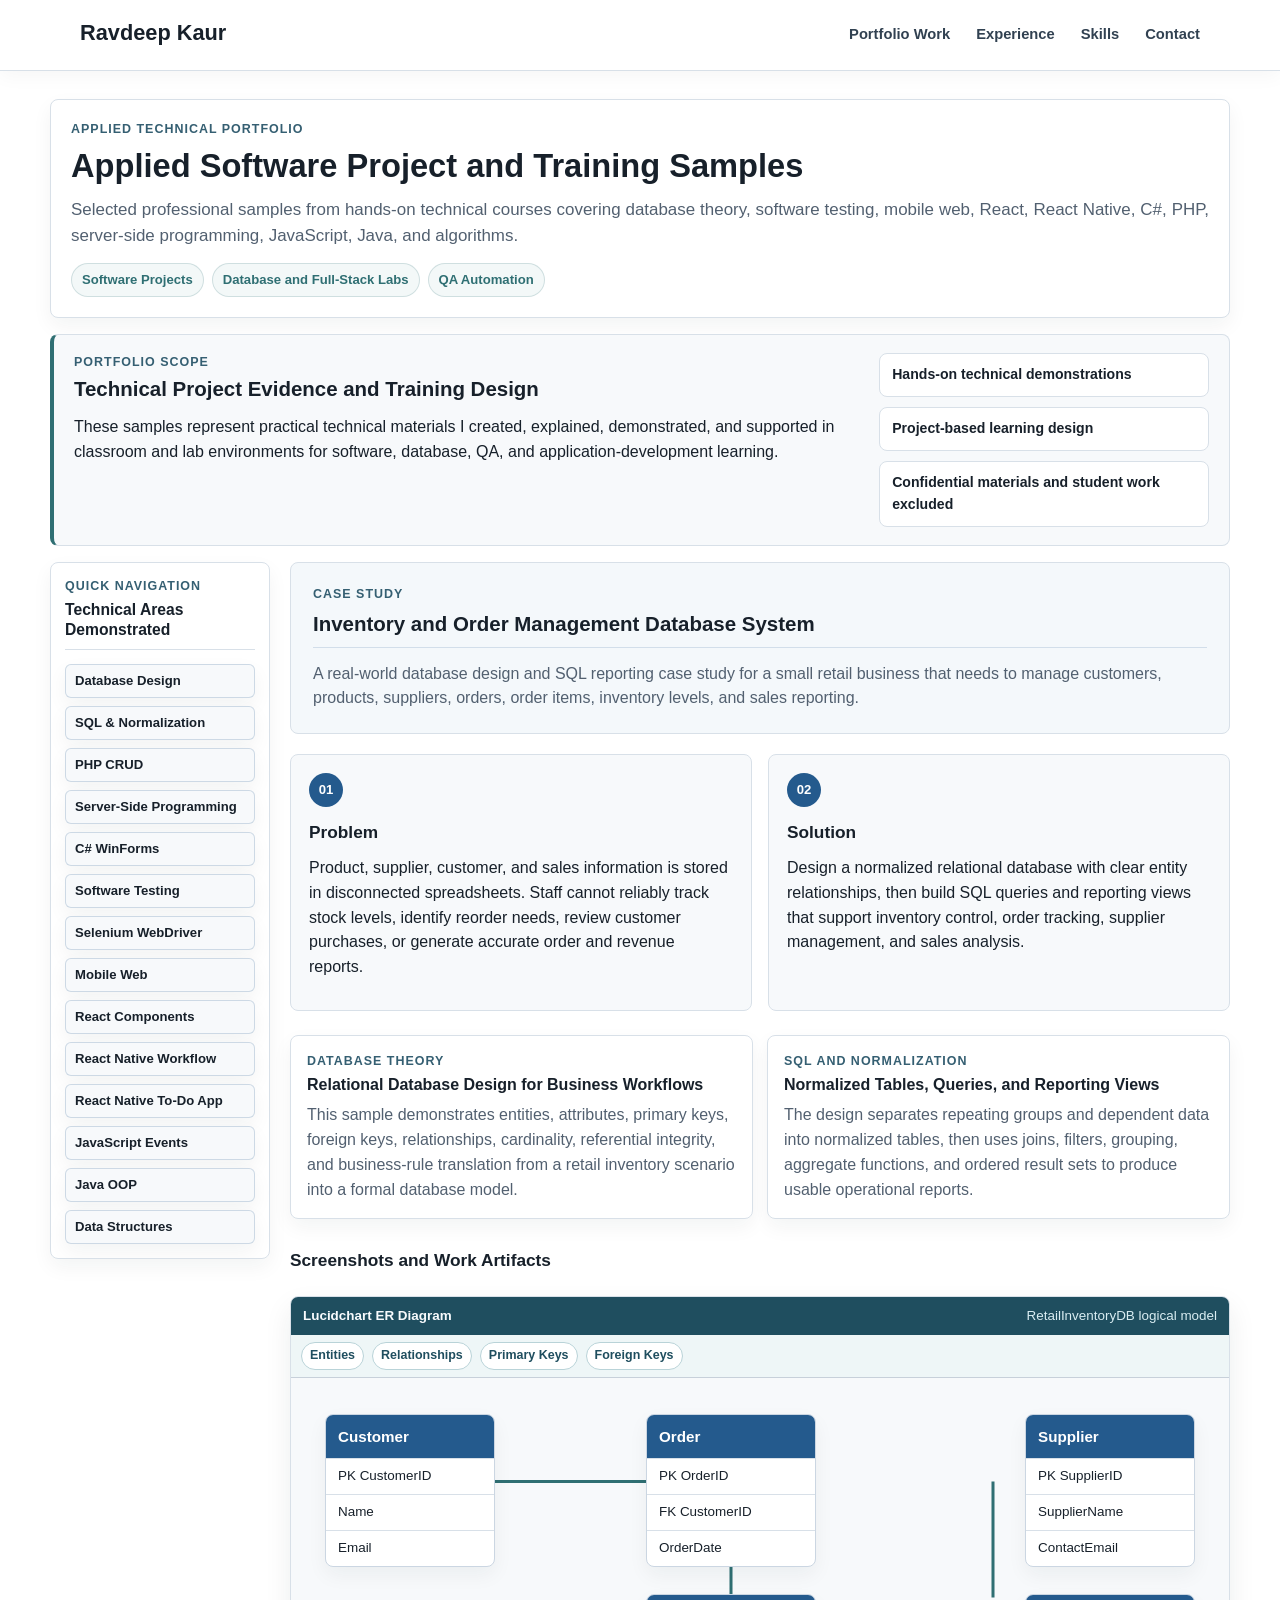
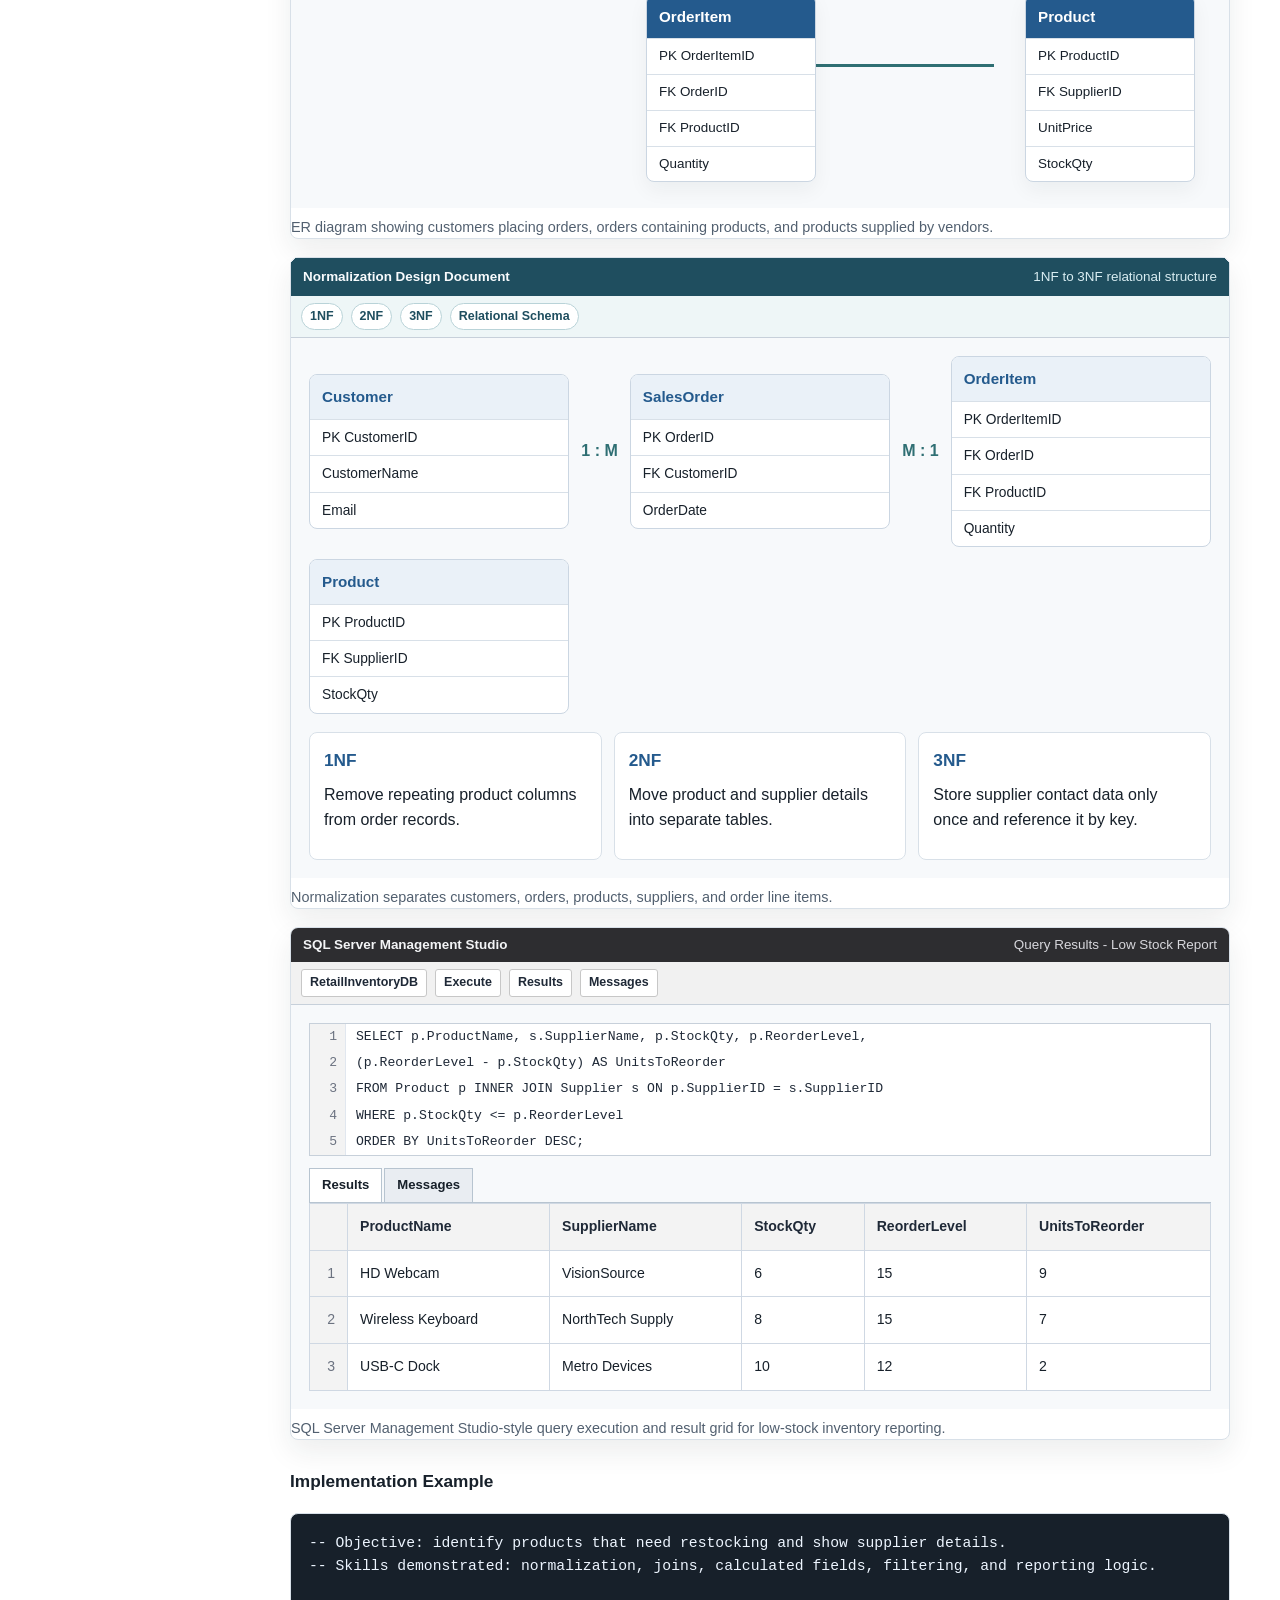
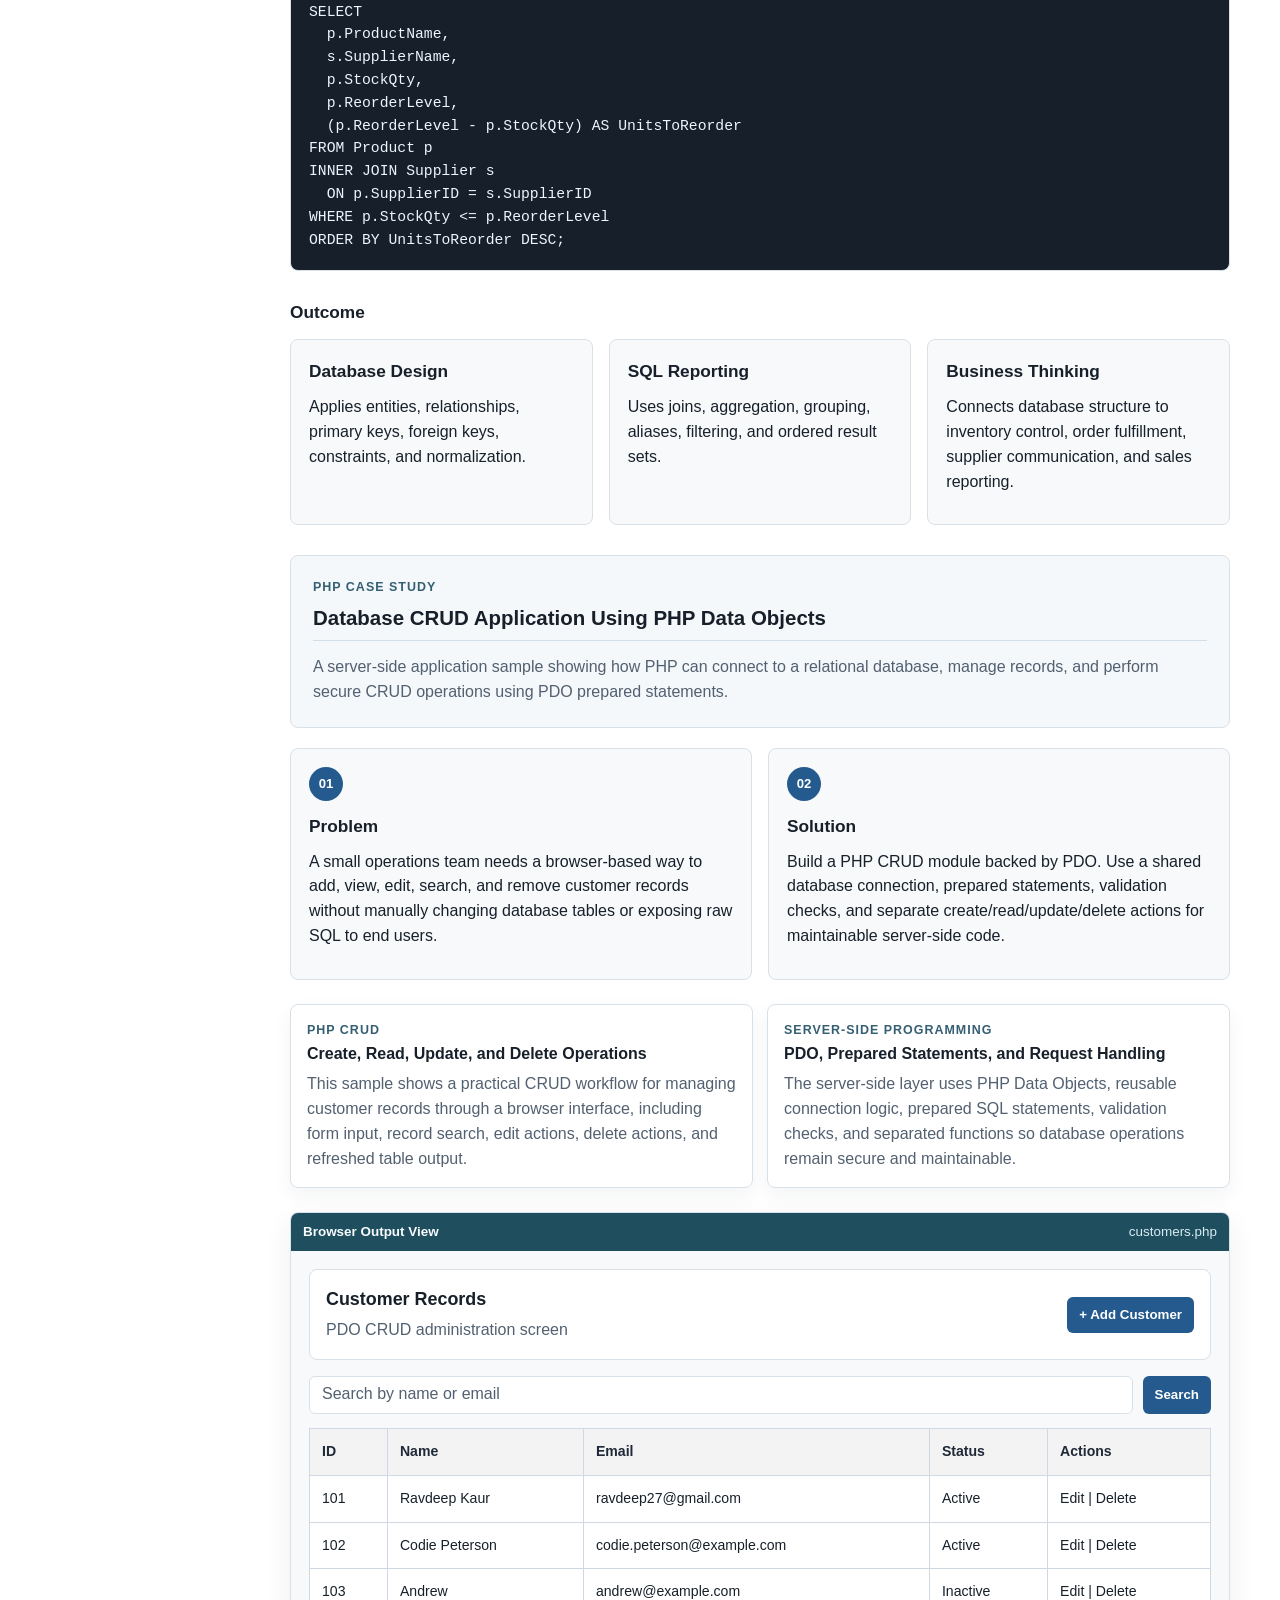
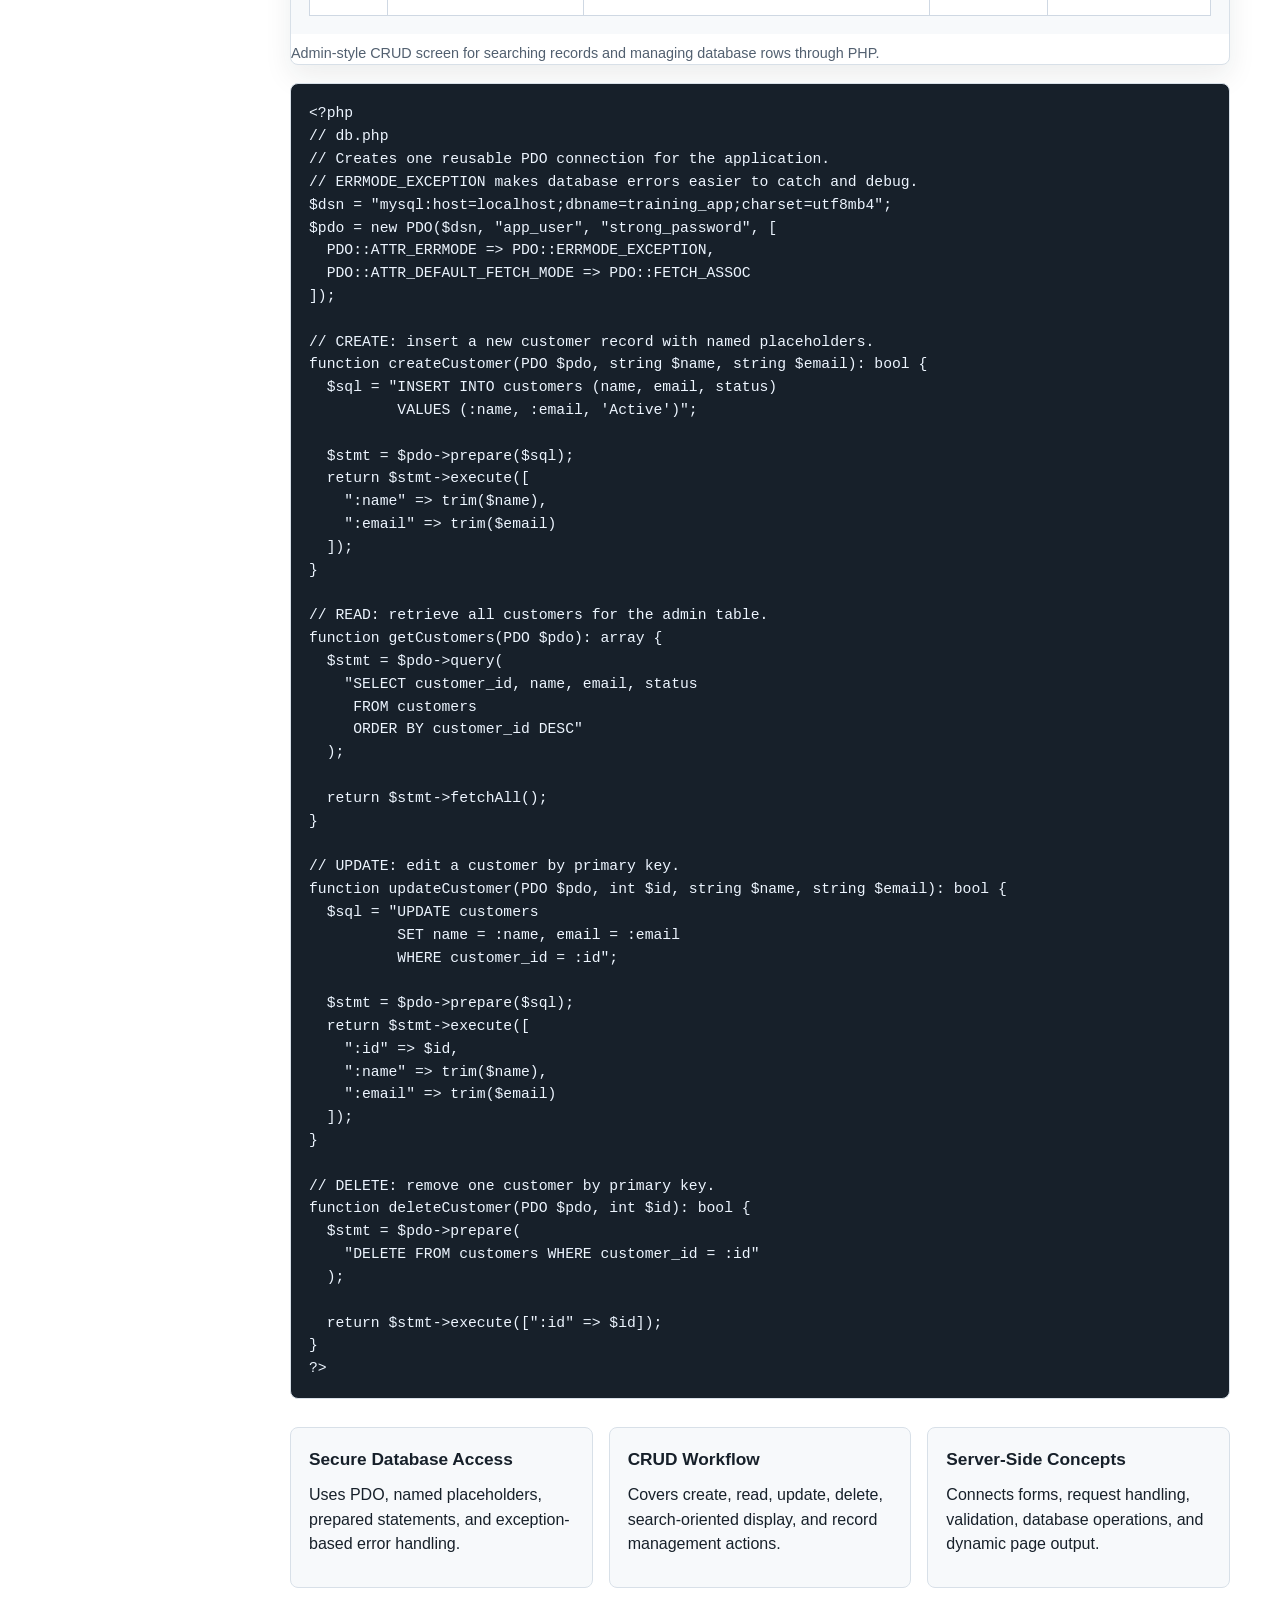
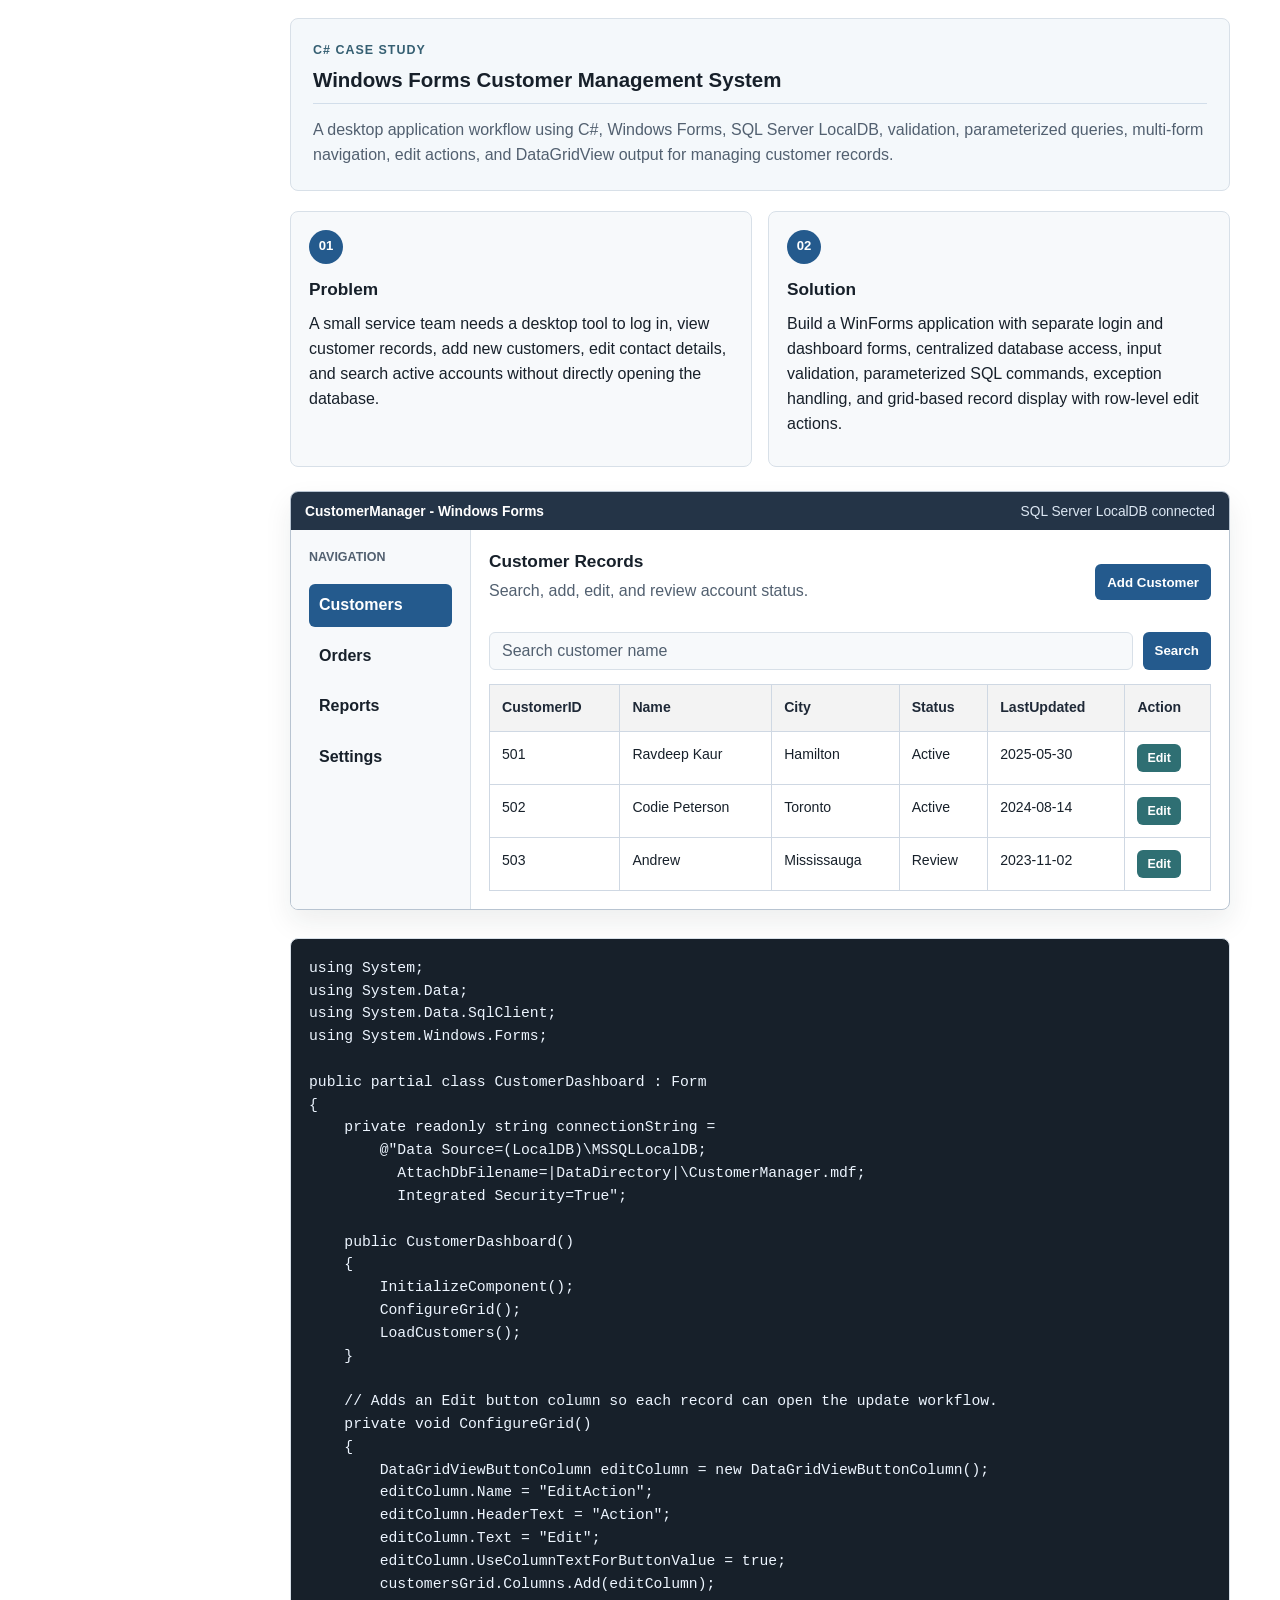
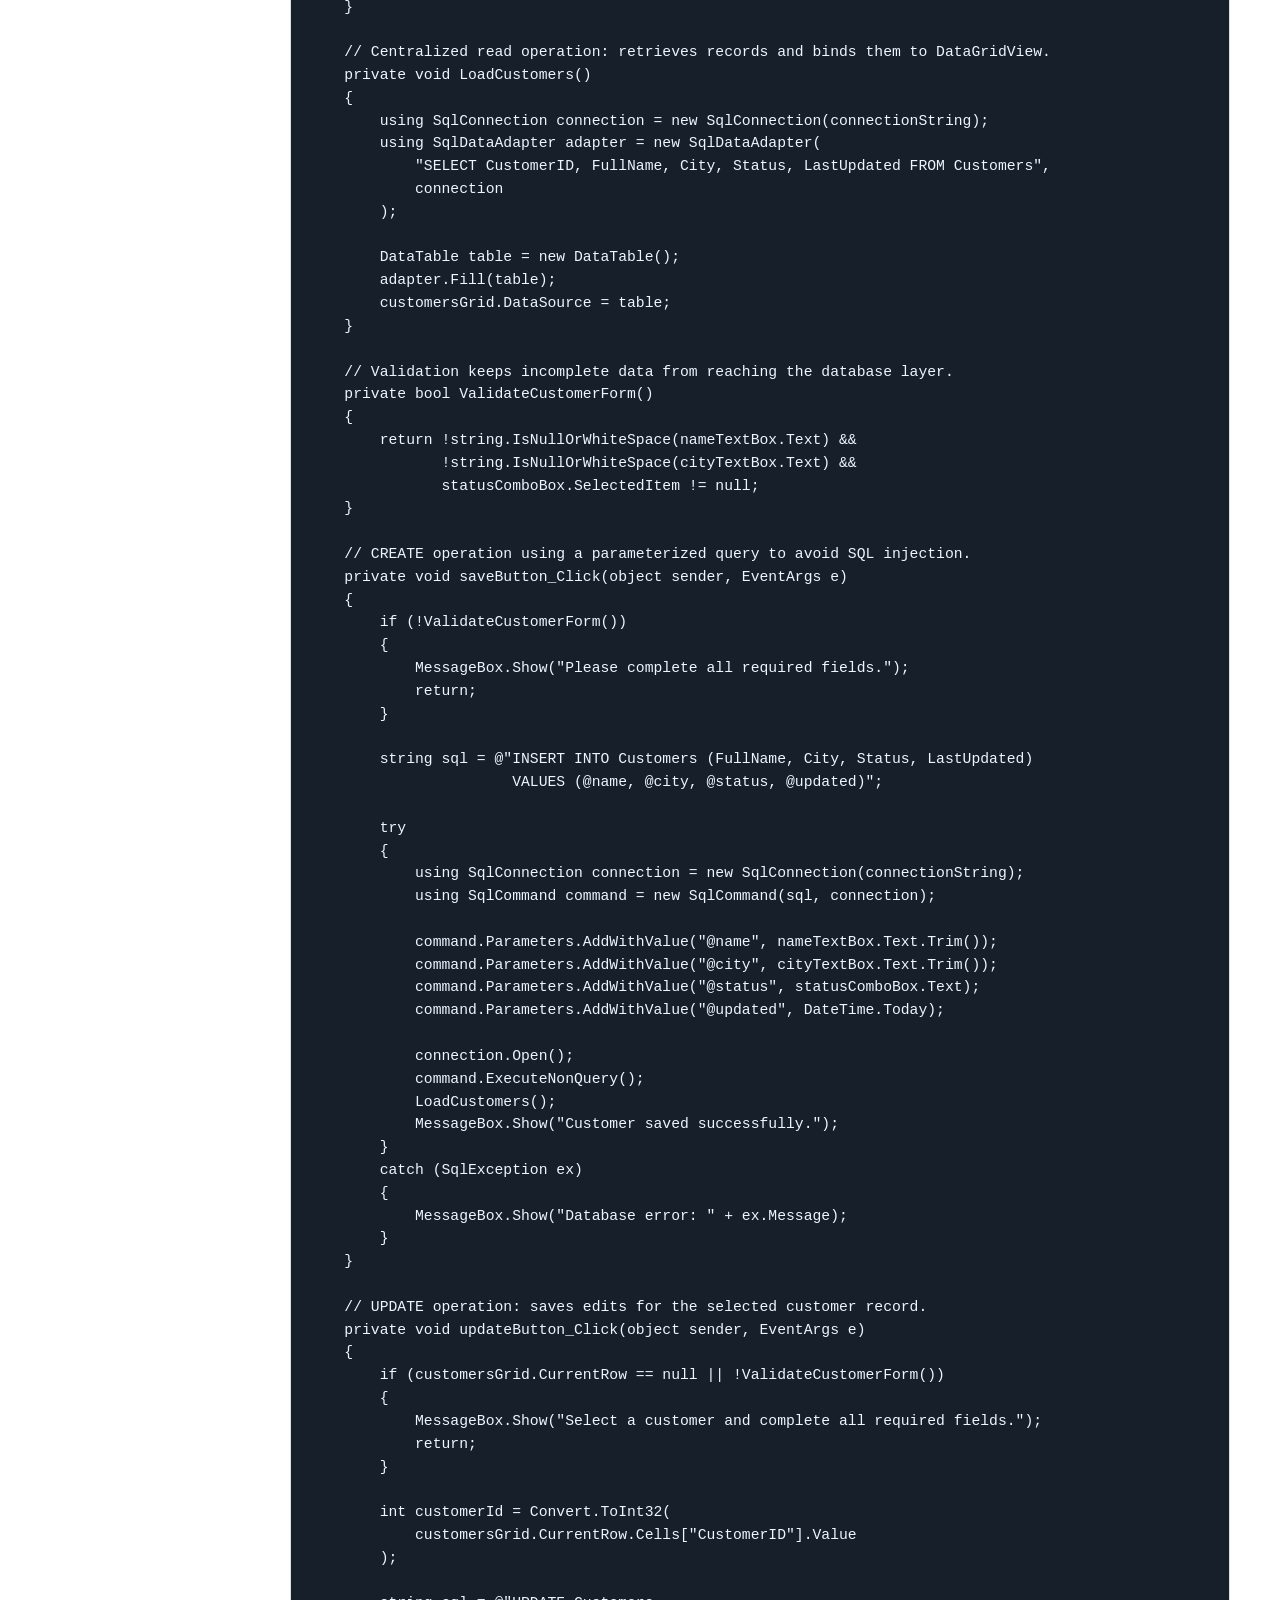
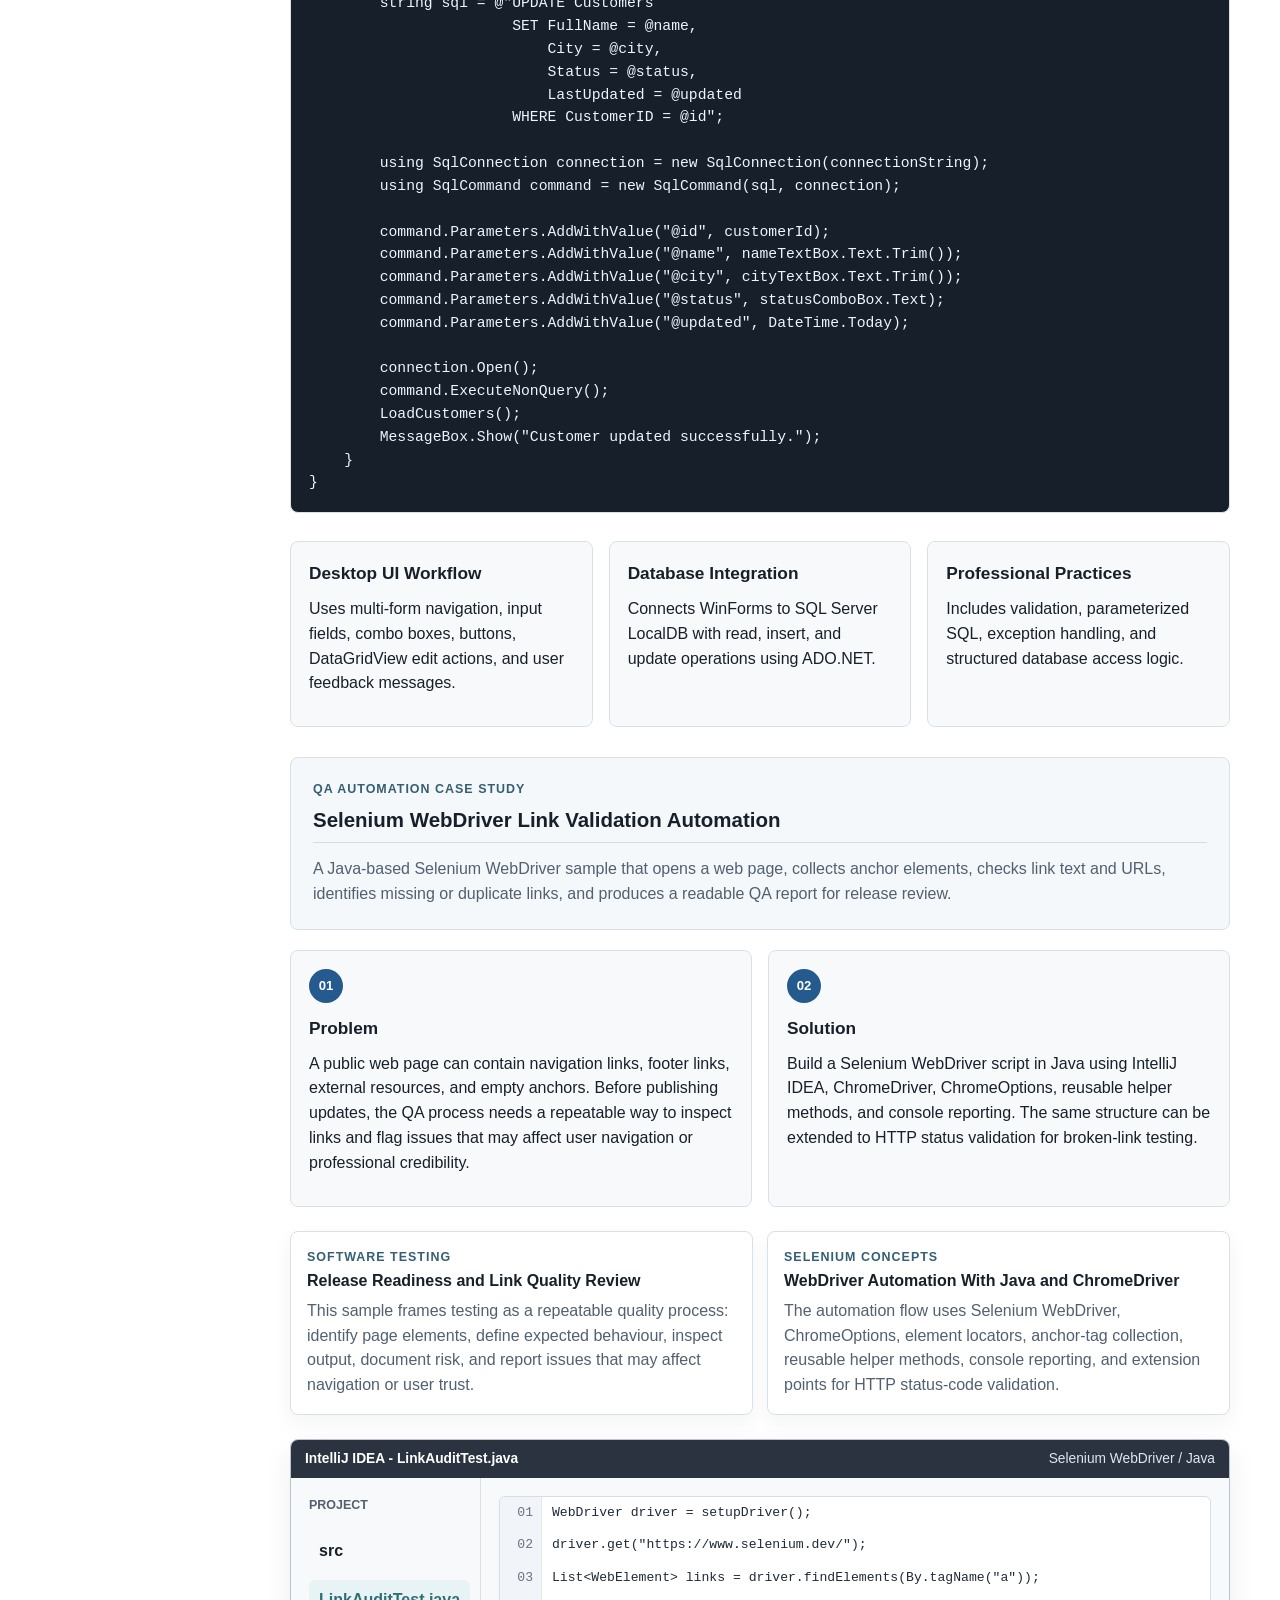
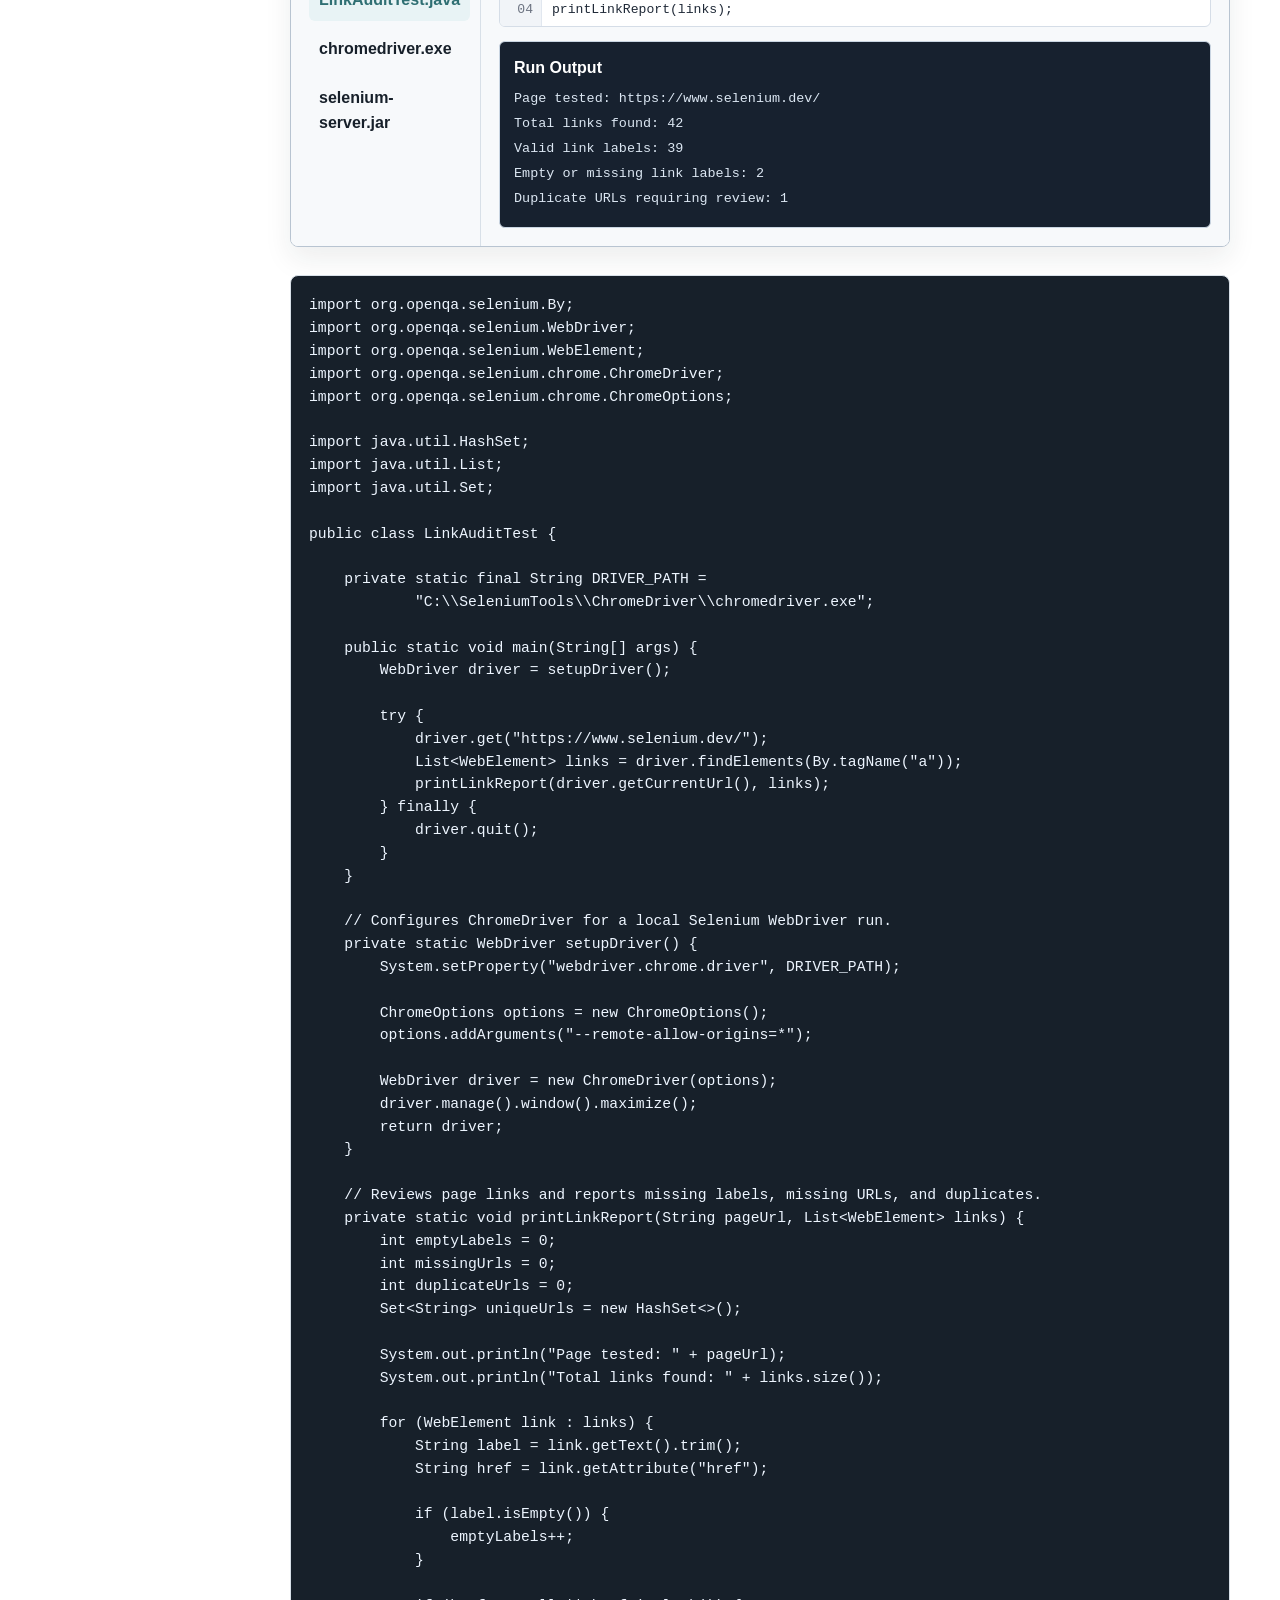
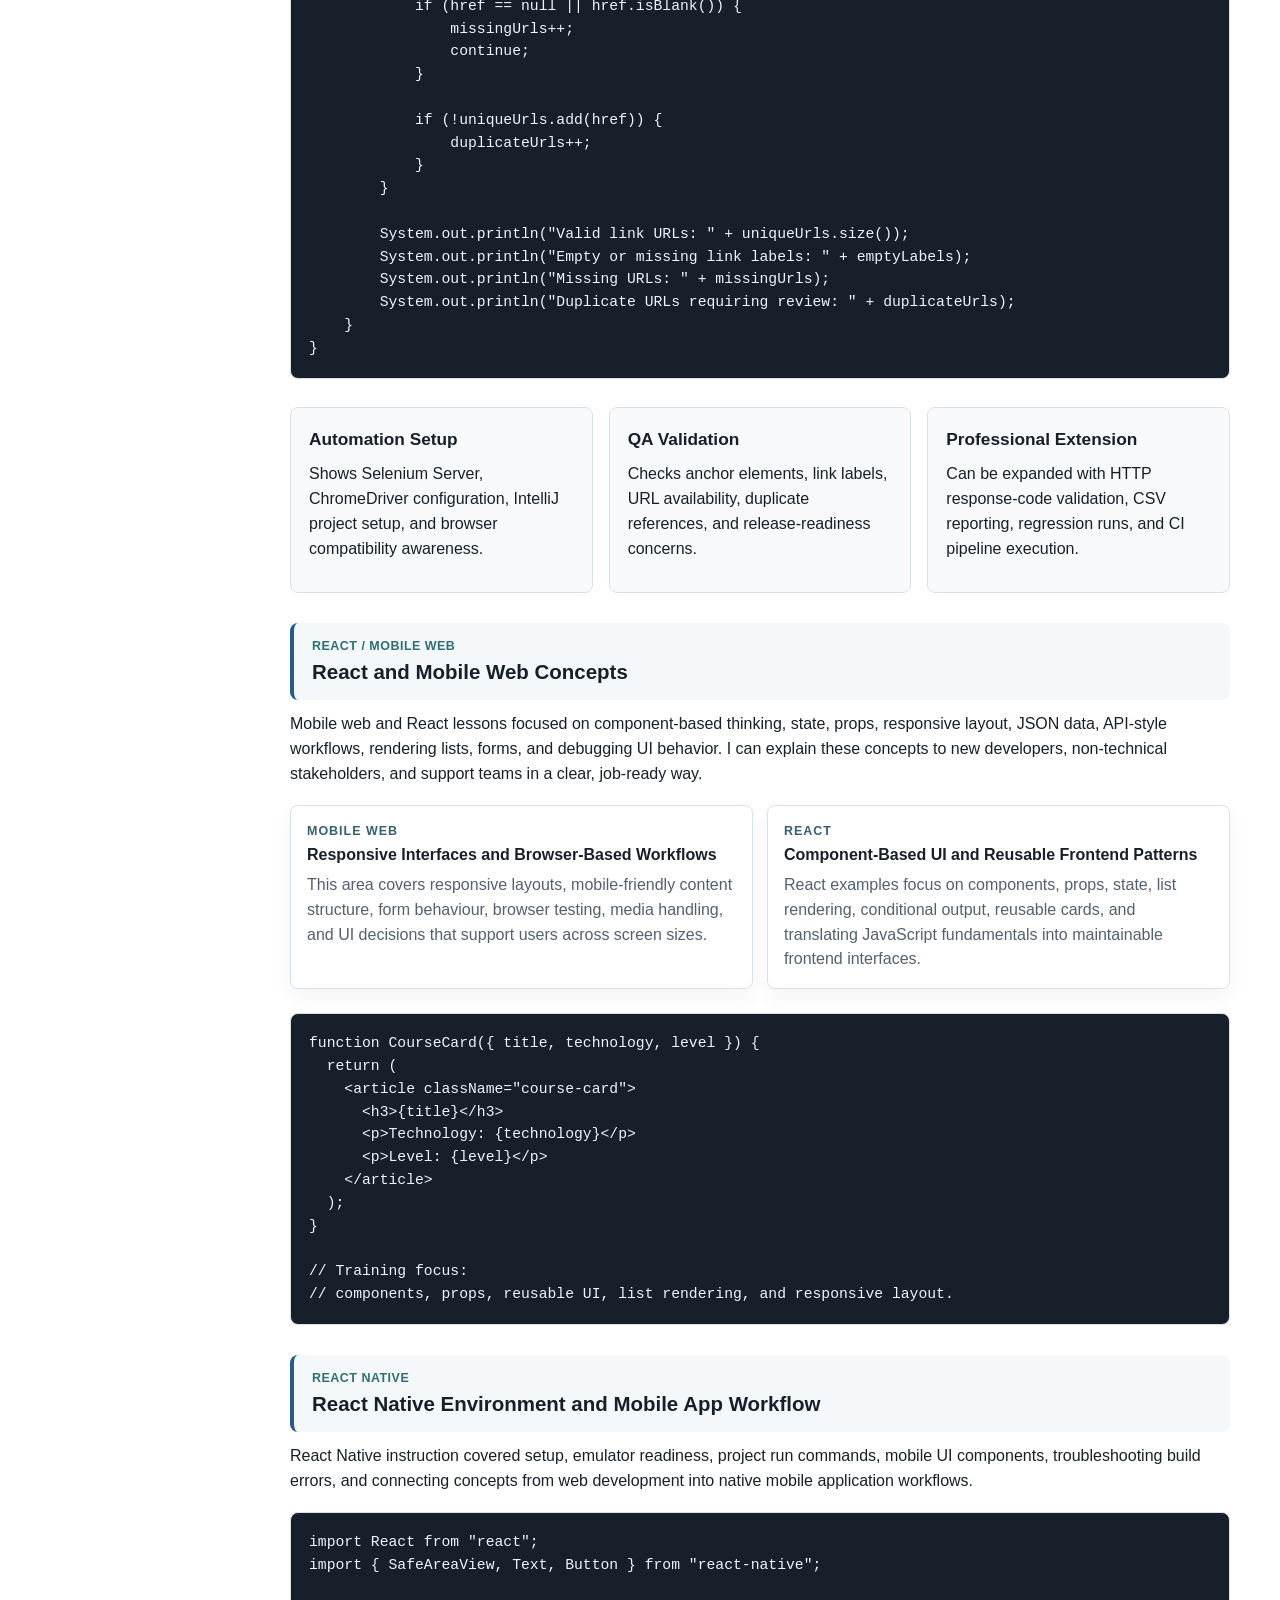
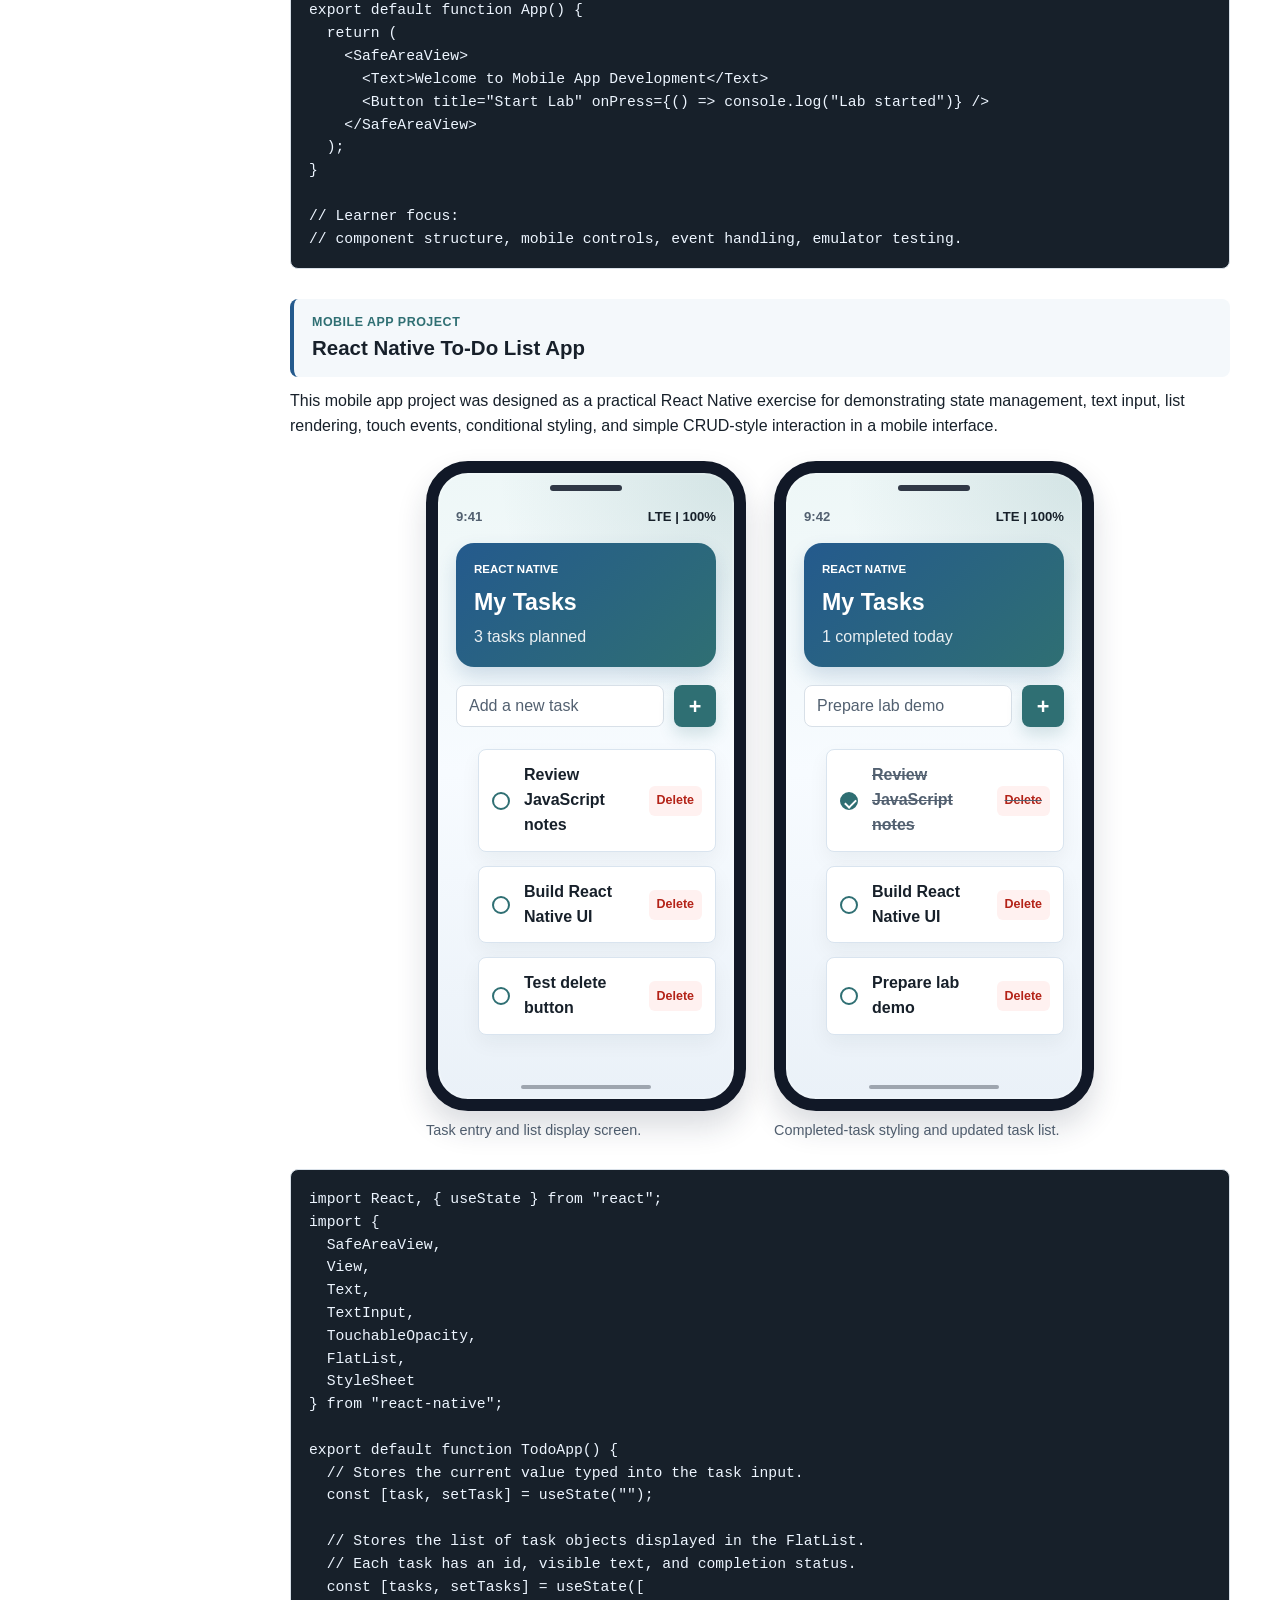
<file: work/real-project-samples.html>
<!doctype html>
<html lang="en">
  <head>
    <meta charset="utf-8">
    <meta name="viewport" content="width=device-width, initial-scale=1">
    <title>Real Project Samples | Ravdeep Kaur</title>
    <link rel="stylesheet" href="../styles.css?v=20260531-skills-section-rework">
  </head>
  <body>
    <header class="site-header">
      <nav class="nav" aria-label="Primary navigation">
        <a class="brand" href="../index.html#top">
          <span>Ravdeep Kaur</span>
        </a>
        <div class="nav-links">
          <a href="../index.html#portfolio-work">Portfolio Work</a>
          <a href="../index.html#experience">Experience</a>
          <a href="../index.html#instructional-practice">Skills</a>
          <a href="../index.html#contact">Contact</a>
        </div>
      </nav>
    </header>

    <main class="sample-page">
      <header class="sample-hero">
        <p class="eyebrow">Applied Technical Portfolio</p>
        <h1>Applied Software Project and Training Samples</h1>
        <p class="lead">
          Selected professional samples from hands-on technical courses covering database theory, software testing,
          mobile web, React, React Native, C#, PHP, server-side programming, JavaScript, Java, and algorithms.
        </p>
        <div class="sample-hero-meta" aria-label="Portfolio sample categories">
          <span>Software Projects</span>
          <span>Database and Full-Stack Labs</span>
          <span>QA Automation</span>
        </div>
      </header>

      <section class="lesson-box scope-card">
        <div>
          <p class="eyebrow">Portfolio Scope</p>
          <h2>Technical Project Evidence and Training Design</h2>
          <p>
            These samples represent practical technical materials I created, explained, demonstrated, and supported
            in classroom and lab environments for software, database, QA, and application-development learning.
          </p>
        </div>
        <div class="scope-points">
          <span>Hands-on technical demonstrations</span>
          <span>Project-based learning design</span>
          <span>Confidential materials and student work excluded</span>
        </div>
      </section>

      <div class="technical-layout">
        <aside class="technical-index" aria-labelledby="technical-areas-title">
          <p class="eyebrow">Quick Navigation</p>
          <h2 id="technical-areas-title">Technical Areas Demonstrated</h2>
          <nav class="concept-grid" aria-label="Technical areas">
            <a href="#database-theory">Database Design</a>
            <a href="#sql-normalization">SQL &amp; Normalization</a>
            <a href="#php-crud-concepts">PHP CRUD</a>
            <a href="#server-side-programming">Server-Side Programming</a>
            <a href="#csharp-winforms">C# WinForms</a>
            <a href="#software-testing">Software Testing</a>
            <a href="#selenium-concepts">Selenium WebDriver</a>
            <a href="#mobile-web">Mobile Web</a>
            <a href="#react-concepts">React Components</a>
            <a href="#react-native-workflow">React Native Workflow</a>
            <a href="#react-native-todo">React Native To-Do App</a>
            <a href="#javascript-ticket-dashboard">JavaScript Events</a>
            <a href="#java-oop-concepts">Java OOP</a>
            <a href="#data-structures">Data Structures</a>
          </nav>
        </aside>

        <div class="technical-content">
      <section id="database-case-study" class="technical-area-section">
        <div class="case-study-header">
          <p class="eyebrow">Case Study</p>
          <h2>Inventory and Order Management Database System</h2>
          <p>
            A real-world database design and SQL reporting case study for a small retail business that needs to
            manage customers, products, suppliers, orders, order items, inventory levels, and sales reporting.
          </p>
        </div>

        <div class="case-layout">
          <article>
            <span>01</span>
            <h3>Problem</h3>
            <p>
              Product, supplier, customer, and sales information is stored in disconnected spreadsheets. Staff cannot
              reliably track stock levels, identify reorder needs, review customer purchases, or generate accurate
              order and revenue reports.
            </p>
          </article>
          <article>
            <span>02</span>
            <h3>Solution</h3>
            <p>
              Design a normalized relational database with clear entity relationships, then build SQL queries and
              reporting views that support inventory control, order tracking, supplier management, and sales analysis.
            </p>
          </article>
        </div>

        <div class="area-detail-grid">
          <article id="database-theory" class="area-detail-card">
            <p class="eyebrow">Database Theory</p>
            <h3>Relational Database Design for Business Workflows</h3>
            <p>
              This sample demonstrates entities, attributes, primary keys, foreign keys, relationships, cardinality,
              referential integrity, and business-rule translation from a retail inventory scenario into a formal
              database model.
            </p>
          </article>
          <article id="sql-normalization" class="area-detail-card">
            <p class="eyebrow">SQL and Normalization</p>
            <h3>Normalized Tables, Queries, and Reporting Views</h3>
            <p>
              The design separates repeating groups and dependent data into normalized tables, then uses joins,
              filters, grouping, aggregate functions, and ordered result sets to produce usable operational reports.
            </p>
          </article>
        </div>

        <h3 class="case-subheading">Screenshots and Work Artifacts</h3>
        <div class="db-screens">
          <figure class="db-window">
            <div class="diagram-titlebar">
              <strong>Lucidchart ER Diagram</strong>
              <span>RetailInventoryDB logical model</span>
            </div>
            <div class="diagram-toolbar">
              <span>Entities</span>
              <span>Relationships</span>
              <span>Primary Keys</span>
              <span>Foreign Keys</span>
            </div>
            <div class="er-board">
              <div class="er-entity entity-customer">
                <h3>Customer</h3>
                <p>PK CustomerID</p>
                <p>Name</p>
                <p>Email</p>
              </div>
              <div class="er-entity entity-order">
                <h3>Order</h3>
                <p>PK OrderID</p>
                <p>FK CustomerID</p>
                <p>OrderDate</p>
              </div>
              <div class="er-entity entity-item">
                <h3>OrderItem</h3>
                <p>PK OrderItemID</p>
                <p>FK OrderID</p>
                <p>FK ProductID</p>
                <p>Quantity</p>
              </div>
              <div class="er-entity entity-product">
                <h3>Product</h3>
                <p>PK ProductID</p>
                <p>FK SupplierID</p>
                <p>UnitPrice</p>
                <p>StockQty</p>
              </div>
              <div class="er-entity entity-supplier">
                <h3>Supplier</h3>
                <p>PK SupplierID</p>
                <p>SupplierName</p>
                <p>ContactEmail</p>
              </div>
              <div class="er-line line-customer-order"></div>
              <div class="er-line line-order-item"></div>
              <div class="er-line line-item-product"></div>
              <div class="er-line line-product-supplier"></div>
            </div>
            <figcaption>ER diagram showing customers placing orders, orders containing products, and products supplied by vendors.</figcaption>
          </figure>

          <figure class="db-window">
            <div class="diagram-titlebar">
              <strong>Normalization Design Document</strong>
              <span>1NF to 3NF relational structure</span>
            </div>
            <div class="diagram-toolbar">
              <span>1NF</span>
              <span>2NF</span>
              <span>3NF</span>
              <span>Relational Schema</span>
            </div>
            <div class="schema-board retail-schema">
              <div class="schema-table">
                <h3>Customer</h3>
                <p>PK CustomerID</p>
                <p>CustomerName</p>
                <p>Email</p>
              </div>
              <div class="schema-link">1 : M</div>
              <div class="schema-table">
                <h3>SalesOrder</h3>
                <p>PK OrderID</p>
                <p>FK CustomerID</p>
                <p>OrderDate</p>
              </div>
              <div class="schema-link">M : 1</div>
              <div class="schema-table">
                <h3>OrderItem</h3>
                <p>PK OrderItemID</p>
                <p>FK OrderID</p>
                <p>FK ProductID</p>
                <p>Quantity</p>
              </div>
              <div class="schema-table">
                <h3>Product</h3>
                <p>PK ProductID</p>
                <p>FK SupplierID</p>
                <p>StockQty</p>
              </div>
            </div>
            <div class="normalization-strip">
              <article>
                <h3>1NF</h3>
                <p>Remove repeating product columns from order records.</p>
              </article>
              <article>
                <h3>2NF</h3>
                <p>Move product and supplier details into separate tables.</p>
              </article>
              <article>
                <h3>3NF</h3>
                <p>Store supplier contact data only once and reference it by key.</p>
              </article>
            </div>
            <figcaption>Normalization separates customers, orders, products, suppliers, and order line items.</figcaption>
          </figure>

          <figure class="db-window">
            <div class="ssms-titlebar">
              <strong>SQL Server Management Studio</strong>
              <span>Query Results - Low Stock Report</span>
            </div>
            <div class="ssms-toolbar">
              <span>RetailInventoryDB</span>
              <span>Execute</span>
              <span>Results</span>
              <span>Messages</span>
            </div>
            <div class="software-view">
              <div class="query-editor">
                <div class="editor-line"><span>1</span><code>SELECT p.ProductName, s.SupplierName, p.StockQty, p.ReorderLevel,</code></div>
                <div class="editor-line"><span>2</span><code>       (p.ReorderLevel - p.StockQty) AS UnitsToReorder</code></div>
                <div class="editor-line"><span>3</span><code>FROM Product p INNER JOIN Supplier s ON p.SupplierID = s.SupplierID</code></div>
                <div class="editor-line"><span>4</span><code>WHERE p.StockQty &lt;= p.ReorderLevel</code></div>
                <div class="editor-line"><span>5</span><code>ORDER BY UnitsToReorder DESC;</code></div>
              </div>
              <div class="ssms-tabs">
                <span class="active">Results</span>
                <span>Messages</span>
              </div>
              <table class="result-table ssms-grid">
                <thead>
                  <tr><th></th><th>ProductName</th><th>SupplierName</th><th>StockQty</th><th>ReorderLevel</th><th>UnitsToReorder</th></tr>
                </thead>
                <tbody>
                  <tr><td>1</td><td>HD Webcam</td><td>VisionSource</td><td>6</td><td>15</td><td>9</td></tr>
                  <tr><td>2</td><td>Wireless Keyboard</td><td>NorthTech Supply</td><td>8</td><td>15</td><td>7</td></tr>
                  <tr><td>3</td><td>USB-C Dock</td><td>Metro Devices</td><td>10</td><td>12</td><td>2</td></tr>
                </tbody>
              </table>
            </div>
            <figcaption>SQL Server Management Studio-style query execution and result grid for low-stock inventory reporting.</figcaption>
          </figure>
        </div>

        <h3 class="case-subheading">Implementation Example</h3>
        <pre><code>-- Objective: identify products that need restocking and show supplier details.
-- Skills demonstrated: normalization, joins, calculated fields, filtering, and reporting logic.

SELECT
  p.ProductName,
  s.SupplierName,
  p.StockQty,
  p.ReorderLevel,
  (p.ReorderLevel - p.StockQty) AS UnitsToReorder
FROM Product p
INNER JOIN Supplier s
  ON p.SupplierID = s.SupplierID
WHERE p.StockQty &lt;= p.ReorderLevel
ORDER BY UnitsToReorder DESC;</code></pre>

        <h3 class="case-subheading">Outcome</h3>
        <div class="evidence-grid">
          <article>
            <h3>Database Design</h3>
            <p>Applies entities, relationships, primary keys, foreign keys, constraints, and normalization.</p>
          </article>
          <article>
            <h3>SQL Reporting</h3>
            <p>Uses joins, aggregation, grouping, aliases, filtering, and ordered result sets.</p>
          </article>
          <article>
            <h3>Business Thinking</h3>
            <p>Connects database structure to inventory control, order fulfillment, supplier communication, and sales reporting.</p>
          </article>
        </div>
      </section>

      <section id="php-crud" class="technical-area-section">
        <div class="case-study-header">
          <p class="eyebrow">PHP Case Study</p>
          <h2>Database CRUD Application Using PHP Data Objects</h2>
          <p>
            A server-side application sample showing how PHP can connect to a relational database, manage records,
            and perform secure CRUD operations using PDO prepared statements.
          </p>
        </div>

        <div class="case-layout">
          <article>
            <span>01</span>
            <h3>Problem</h3>
            <p>
              A small operations team needs a browser-based way to add, view, edit, search, and remove customer
              records without manually changing database tables or exposing raw SQL to end users.
            </p>
          </article>
          <article>
            <span>02</span>
            <h3>Solution</h3>
            <p>
              Build a PHP CRUD module backed by PDO. Use a shared database connection, prepared statements,
              validation checks, and separate create/read/update/delete actions for maintainable server-side code.
            </p>
          </article>
        </div>

        <div class="area-detail-grid">
          <article id="php-crud-concepts" class="area-detail-card">
            <p class="eyebrow">PHP CRUD</p>
            <h3>Create, Read, Update, and Delete Operations</h3>
            <p>
              This sample shows a practical CRUD workflow for managing customer records through a browser interface,
              including form input, record search, edit actions, delete actions, and refreshed table output.
            </p>
          </article>
          <article id="server-side-programming" class="area-detail-card">
            <p class="eyebrow">Server-Side Programming</p>
            <h3>PDO, Prepared Statements, and Request Handling</h3>
            <p>
              The server-side layer uses PHP Data Objects, reusable connection logic, prepared SQL statements,
              validation checks, and separated functions so database operations remain secure and maintainable.
            </p>
          </article>
        </div>

        <div class="db-window">
          <div class="diagram-titlebar">
            <strong>Browser Output View</strong>
            <span>customers.php</span>
          </div>
          <div class="php-app-view">
            <div class="php-app-header">
              <div>
                <strong>Customer Records</strong>
                <p>PDO CRUD administration screen</p>
              </div>
              <button>+ Add Customer</button>
            </div>
            <div class="php-search-row">
              <span>Search by name or email</span>
              <button>Search</button>
            </div>
            <table class="result-table">
              <thead>
                <tr><th>ID</th><th>Name</th><th>Email</th><th>Status</th><th>Actions</th></tr>
              </thead>
              <tbody>
                <tr><td>101</td><td>Ravdeep Kaur</td><td>ravdeep27@gmail.com</td><td>Active</td><td>Edit | Delete</td></tr>
                <tr><td>102</td><td>Codie Peterson</td><td>codie.peterson@example.com</td><td>Active</td><td>Edit | Delete</td></tr>
                <tr><td>103</td><td>Andrew</td><td>andrew@example.com</td><td>Inactive</td><td>Edit | Delete</td></tr>
              </tbody>
            </table>
          </div>
          <figcaption>Admin-style CRUD screen for searching records and managing database rows through PHP.</figcaption>
        </div>

        <pre><code>&lt;?php
// db.php
// Creates one reusable PDO connection for the application.
// ERRMODE_EXCEPTION makes database errors easier to catch and debug.
$dsn = "mysql:host=localhost;dbname=training_app;charset=utf8mb4";
$pdo = new PDO($dsn, "app_user", "strong_password", [
  PDO::ATTR_ERRMODE =&gt; PDO::ERRMODE_EXCEPTION,
  PDO::ATTR_DEFAULT_FETCH_MODE =&gt; PDO::FETCH_ASSOC
]);

// CREATE: insert a new customer record with named placeholders.
function createCustomer(PDO $pdo, string $name, string $email): bool {
  $sql = "INSERT INTO customers (name, email, status)
          VALUES (:name, :email, 'Active')";

  $stmt = $pdo-&gt;prepare($sql);
  return $stmt-&gt;execute([
    ":name" =&gt; trim($name),
    ":email" =&gt; trim($email)
  ]);
}

// READ: retrieve all customers for the admin table.
function getCustomers(PDO $pdo): array {
  $stmt = $pdo-&gt;query(
    "SELECT customer_id, name, email, status
     FROM customers
     ORDER BY customer_id DESC"
  );

  return $stmt-&gt;fetchAll();
}

// UPDATE: edit a customer by primary key.
function updateCustomer(PDO $pdo, int $id, string $name, string $email): bool {
  $sql = "UPDATE customers
          SET name = :name, email = :email
          WHERE customer_id = :id";

  $stmt = $pdo-&gt;prepare($sql);
  return $stmt-&gt;execute([
    ":id" =&gt; $id,
    ":name" =&gt; trim($name),
    ":email" =&gt; trim($email)
  ]);
}

// DELETE: remove one customer by primary key.
function deleteCustomer(PDO $pdo, int $id): bool {
  $stmt = $pdo-&gt;prepare(
    "DELETE FROM customers WHERE customer_id = :id"
  );

  return $stmt-&gt;execute([":id" =&gt; $id]);
}
?&gt;</code></pre>

        <div class="evidence-grid">
          <article>
            <h3>Secure Database Access</h3>
            <p>Uses PDO, named placeholders, prepared statements, and exception-based error handling.</p>
          </article>
          <article>
            <h3>CRUD Workflow</h3>
            <p>Covers create, read, update, delete, search-oriented display, and record management actions.</p>
          </article>
          <article>
            <h3>Server-Side Concepts</h3>
            <p>Connects forms, request handling, validation, database operations, and dynamic page output.</p>
          </article>
        </div>
      </section>

      <section id="csharp-winforms" class="technical-area-section">
        <div class="case-study-header">
          <p class="eyebrow">C# Case Study</p>
          <h2>Windows Forms Customer Management System</h2>
          <p>
            A desktop application workflow using C#, Windows Forms, SQL Server LocalDB, validation, parameterized
            queries, multi-form navigation, edit actions, and DataGridView output for managing customer records.
          </p>
        </div>

        <div class="case-layout">
          <article>
            <span>01</span>
            <h3>Problem</h3>
            <p>
              A small service team needs a desktop tool to log in, view customer records, add new customers, edit
              contact details, and search active accounts without directly opening the database.
            </p>
          </article>
          <article>
            <span>02</span>
            <h3>Solution</h3>
            <p>
              Build a WinForms application with separate login and dashboard forms, centralized database access,
              input validation, parameterized SQL commands, exception handling, and grid-based record display with
              row-level edit actions.
            </p>
          </article>
        </div>

        <div class="desktop-app-window">
          <div class="desktop-titlebar">
            <strong>CustomerManager - Windows Forms</strong>
            <span>SQL Server LocalDB connected</span>
          </div>
          <div class="desktop-body">
            <aside>
              <strong>Navigation</strong>
              <span class="active">Customers</span>
              <span>Orders</span>
              <span>Reports</span>
              <span>Settings</span>
            </aside>
            <main>
              <div class="desktop-toolbar">
                <div>
                  <h3>Customer Records</h3>
                  <p>Search, add, edit, and review account status.</p>
                </div>
                <button>Add Customer</button>
              </div>
              <div class="desktop-form-row">
                <span>Search customer name</span>
                <button>Search</button>
              </div>
              <table class="result-table">
                <thead>
                  <tr><th>CustomerID</th><th>Name</th><th>City</th><th>Status</th><th>LastUpdated</th><th>Action</th></tr>
                </thead>
                <tbody>
                  <tr><td>501</td><td>Ravdeep Kaur</td><td>Hamilton</td><td>Active</td><td>2025-05-30</td><td><button class="table-action">Edit</button></td></tr>
                  <tr><td>502</td><td>Codie Peterson</td><td>Toronto</td><td>Active</td><td>2024-08-14</td><td><button class="table-action">Edit</button></td></tr>
                  <tr><td>503</td><td>Andrew</td><td>Mississauga</td><td>Review</td><td>2023-11-02</td><td><button class="table-action">Edit</button></td></tr>
                </tbody>
              </table>
            </main>
          </div>
        </div>

        <pre><code>using System;
using System.Data;
using System.Data.SqlClient;
using System.Windows.Forms;

public partial class CustomerDashboard : Form
{
    private readonly string connectionString =
        @"Data Source=(LocalDB)\MSSQLLocalDB;
          AttachDbFilename=|DataDirectory|\CustomerManager.mdf;
          Integrated Security=True";

    public CustomerDashboard()
    {
        InitializeComponent();
        ConfigureGrid();
        LoadCustomers();
    }

    // Adds an Edit button column so each record can open the update workflow.
    private void ConfigureGrid()
    {
        DataGridViewButtonColumn editColumn = new DataGridViewButtonColumn();
        editColumn.Name = "EditAction";
        editColumn.HeaderText = "Action";
        editColumn.Text = "Edit";
        editColumn.UseColumnTextForButtonValue = true;
        customersGrid.Columns.Add(editColumn);
    }

    // Centralized read operation: retrieves records and binds them to DataGridView.
    private void LoadCustomers()
    {
        using SqlConnection connection = new SqlConnection(connectionString);
        using SqlDataAdapter adapter = new SqlDataAdapter(
            "SELECT CustomerID, FullName, City, Status, LastUpdated FROM Customers",
            connection
        );

        DataTable table = new DataTable();
        adapter.Fill(table);
        customersGrid.DataSource = table;
    }

    // Validation keeps incomplete data from reaching the database layer.
    private bool ValidateCustomerForm()
    {
        return !string.IsNullOrWhiteSpace(nameTextBox.Text) &&
               !string.IsNullOrWhiteSpace(cityTextBox.Text) &&
               statusComboBox.SelectedItem != null;
    }

    // CREATE operation using a parameterized query to avoid SQL injection.
    private void saveButton_Click(object sender, EventArgs e)
    {
        if (!ValidateCustomerForm())
        {
            MessageBox.Show("Please complete all required fields.");
            return;
        }

        string sql = @"INSERT INTO Customers (FullName, City, Status, LastUpdated)
                       VALUES (@name, @city, @status, @updated)";

        try
        {
            using SqlConnection connection = new SqlConnection(connectionString);
            using SqlCommand command = new SqlCommand(sql, connection);

            command.Parameters.AddWithValue("@name", nameTextBox.Text.Trim());
            command.Parameters.AddWithValue("@city", cityTextBox.Text.Trim());
            command.Parameters.AddWithValue("@status", statusComboBox.Text);
            command.Parameters.AddWithValue("@updated", DateTime.Today);

            connection.Open();
            command.ExecuteNonQuery();
            LoadCustomers();
            MessageBox.Show("Customer saved successfully.");
        }
        catch (SqlException ex)
        {
            MessageBox.Show("Database error: " + ex.Message);
        }
    }

    // UPDATE operation: saves edits for the selected customer record.
    private void updateButton_Click(object sender, EventArgs e)
    {
        if (customersGrid.CurrentRow == null || !ValidateCustomerForm())
        {
            MessageBox.Show("Select a customer and complete all required fields.");
            return;
        }

        int customerId = Convert.ToInt32(
            customersGrid.CurrentRow.Cells["CustomerID"].Value
        );

        string sql = @"UPDATE Customers
                       SET FullName = @name,
                           City = @city,
                           Status = @status,
                           LastUpdated = @updated
                       WHERE CustomerID = @id";

        using SqlConnection connection = new SqlConnection(connectionString);
        using SqlCommand command = new SqlCommand(sql, connection);

        command.Parameters.AddWithValue("@id", customerId);
        command.Parameters.AddWithValue("@name", nameTextBox.Text.Trim());
        command.Parameters.AddWithValue("@city", cityTextBox.Text.Trim());
        command.Parameters.AddWithValue("@status", statusComboBox.Text);
        command.Parameters.AddWithValue("@updated", DateTime.Today);

        connection.Open();
        command.ExecuteNonQuery();
        LoadCustomers();
        MessageBox.Show("Customer updated successfully.");
    }
}</code></pre>

        <div class="evidence-grid">
          <article>
            <h3>Desktop UI Workflow</h3>
            <p>Uses multi-form navigation, input fields, combo boxes, buttons, DataGridView edit actions, and user feedback messages.</p>
          </article>
          <article>
            <h3>Database Integration</h3>
            <p>Connects WinForms to SQL Server LocalDB with read, insert, and update operations using ADO.NET.</p>
          </article>
          <article>
            <h3>Professional Practices</h3>
            <p>Includes validation, parameterized SQL, exception handling, and structured database access logic.</p>
          </article>
        </div>
      </section>

      <section id="selenium-qa" class="technical-area-section">
        <div class="case-study-header">
          <p class="eyebrow">QA Automation Case Study</p>
          <h2>Selenium WebDriver Link Validation Automation</h2>
          <p>
            A Java-based Selenium WebDriver sample that opens a web page, collects anchor elements, checks link text
            and URLs, identifies missing or duplicate links, and produces a readable QA report for release review.
          </p>
        </div>

        <div class="case-layout">
          <article>
            <span>01</span>
            <h3>Problem</h3>
            <p>
              A public web page can contain navigation links, footer links, external resources, and empty anchors.
              Before publishing updates, the QA process needs a repeatable way to inspect links and flag issues that
              may affect user navigation or professional credibility.
            </p>
          </article>
          <article>
            <span>02</span>
            <h3>Solution</h3>
            <p>
              Build a Selenium WebDriver script in Java using IntelliJ IDEA, ChromeDriver, ChromeOptions, reusable
              helper methods, and console reporting. The same structure can be extended to HTTP status validation for
              broken-link testing.
            </p>
          </article>
        </div>

        <div class="area-detail-grid">
          <article id="software-testing" class="area-detail-card">
            <p class="eyebrow">Software Testing</p>
            <h3>Release Readiness and Link Quality Review</h3>
            <p>
              This sample frames testing as a repeatable quality process: identify page elements, define expected
              behaviour, inspect output, document risk, and report issues that may affect navigation or user trust.
            </p>
          </article>
          <article id="selenium-concepts" class="area-detail-card">
            <p class="eyebrow">Selenium Concepts</p>
            <h3>WebDriver Automation With Java and ChromeDriver</h3>
            <p>
              The automation flow uses Selenium WebDriver, ChromeOptions, element locators, anchor-tag collection,
              reusable helper methods, console reporting, and extension points for HTTP status-code validation.
            </p>
          </article>
        </div>

        <div class="qa-automation-window">
          <div class="qa-titlebar">
            <strong>IntelliJ IDEA - LinkAuditTest.java</strong>
            <span>Selenium WebDriver / Java</span>
          </div>
          <div class="qa-workspace">
            <aside>
              <strong>Project</strong>
              <span>src</span>
              <span class="active">LinkAuditTest.java</span>
              <span>chromedriver.exe</span>
              <span>selenium-server.jar</span>
            </aside>
            <main>
              <div class="qa-editor">
                <div><span>01</span><code>WebDriver driver = setupDriver();</code></div>
                <div><span>02</span><code>driver.get("https://www.selenium.dev/");</code></div>
                <div><span>03</span><code>List&lt;WebElement&gt; links = driver.findElements(By.tagName("a"));</code></div>
                <div><span>04</span><code>printLinkReport(links);</code></div>
              </div>
              <div class="qa-console">
                <strong>Run Output</strong>
                <p>Page tested: https://www.selenium.dev/</p>
                <p>Total links found: 42</p>
                <p>Valid link labels: 39</p>
                <p>Empty or missing link labels: 2</p>
                <p>Duplicate URLs requiring review: 1</p>
              </div>
            </main>
          </div>
        </div>

        <pre><code>import org.openqa.selenium.By;
import org.openqa.selenium.WebDriver;
import org.openqa.selenium.WebElement;
import org.openqa.selenium.chrome.ChromeDriver;
import org.openqa.selenium.chrome.ChromeOptions;

import java.util.HashSet;
import java.util.List;
import java.util.Set;

public class LinkAuditTest {

    private static final String DRIVER_PATH =
            "C:\\SeleniumTools\\ChromeDriver\\chromedriver.exe";

    public static void main(String[] args) {
        WebDriver driver = setupDriver();

        try {
            driver.get("https://www.selenium.dev/");
            List&lt;WebElement&gt; links = driver.findElements(By.tagName("a"));
            printLinkReport(driver.getCurrentUrl(), links);
        } finally {
            driver.quit();
        }
    }

    // Configures ChromeDriver for a local Selenium WebDriver run.
    private static WebDriver setupDriver() {
        System.setProperty("webdriver.chrome.driver", DRIVER_PATH);

        ChromeOptions options = new ChromeOptions();
        options.addArguments("--remote-allow-origins=*");

        WebDriver driver = new ChromeDriver(options);
        driver.manage().window().maximize();
        return driver;
    }

    // Reviews page links and reports missing labels, missing URLs, and duplicates.
    private static void printLinkReport(String pageUrl, List&lt;WebElement&gt; links) {
        int emptyLabels = 0;
        int missingUrls = 0;
        int duplicateUrls = 0;
        Set&lt;String&gt; uniqueUrls = new HashSet&lt;&gt;();

        System.out.println("Page tested: " + pageUrl);
        System.out.println("Total links found: " + links.size());

        for (WebElement link : links) {
            String label = link.getText().trim();
            String href = link.getAttribute("href");

            if (label.isEmpty()) {
                emptyLabels++;
            }

            if (href == null || href.isBlank()) {
                missingUrls++;
                continue;
            }

            if (!uniqueUrls.add(href)) {
                duplicateUrls++;
            }
        }

        System.out.println("Valid link URLs: " + uniqueUrls.size());
        System.out.println("Empty or missing link labels: " + emptyLabels);
        System.out.println("Missing URLs: " + missingUrls);
        System.out.println("Duplicate URLs requiring review: " + duplicateUrls);
    }
}</code></pre>

        <div class="evidence-grid">
          <article>
            <h3>Automation Setup</h3>
            <p>Shows Selenium Server, ChromeDriver configuration, IntelliJ project setup, and browser compatibility awareness.</p>
          </article>
          <article>
            <h3>QA Validation</h3>
            <p>Checks anchor elements, link labels, URL availability, duplicate references, and release-readiness concerns.</p>
          </article>
          <article>
            <h3>Professional Extension</h3>
            <p>Can be expanded with HTTP response-code validation, CSV reporting, regression runs, and CI pipeline execution.</p>
          </article>
        </div>
      </section>

      <section id="react-mobile-web" class="technical-area-section">
        <h2 class="technical-area-heading"><span>React / Mobile Web</span>React and Mobile Web Concepts</h2>
        <p>
          Mobile web and React lessons focused on component-based thinking, state, props, responsive layout, JSON data,
          API-style workflows, rendering lists, forms, and debugging UI behavior. I can explain these concepts to new
          developers, non-technical stakeholders, and support teams in a clear, job-ready way.
        </p>
        <div class="area-detail-grid">
          <article id="mobile-web" class="area-detail-card">
            <p class="eyebrow">Mobile Web</p>
            <h3>Responsive Interfaces and Browser-Based Workflows</h3>
            <p>
              This area covers responsive layouts, mobile-friendly content structure, form behaviour, browser testing,
              media handling, and UI decisions that support users across screen sizes.
            </p>
          </article>
          <article id="react-concepts" class="area-detail-card">
            <p class="eyebrow">React</p>
            <h3>Component-Based UI and Reusable Frontend Patterns</h3>
            <p>
              React examples focus on components, props, state, list rendering, conditional output, reusable cards,
              and translating JavaScript fundamentals into maintainable frontend interfaces.
            </p>
          </article>
        </div>
        <pre><code>function CourseCard({ title, technology, level }) {
  return (
    &lt;article className="course-card"&gt;
      &lt;h3&gt;{title}&lt;/h3&gt;
      &lt;p&gt;Technology: {technology}&lt;/p&gt;
      &lt;p&gt;Level: {level}&lt;/p&gt;
    &lt;/article&gt;
  );
}

// Training focus:
// components, props, reusable UI, list rendering, and responsive layout.</code></pre>
      </section>

      <section id="react-native-workflow" class="technical-area-section">
        <h2 class="technical-area-heading"><span>React Native</span>React Native Environment and Mobile App Workflow</h2>
        <p>
          React Native instruction covered setup, emulator readiness, project run commands, mobile UI components,
          troubleshooting build errors, and connecting concepts from web development into native mobile application
          workflows.
        </p>
        <pre><code>import React from "react";
import { SafeAreaView, Text, Button } from "react-native";

export default function App() {
  return (
    &lt;SafeAreaView&gt;
      &lt;Text&gt;Welcome to Mobile App Development&lt;/Text&gt;
      &lt;Button title="Start Lab" onPress={() =&gt; console.log("Lab started")} /&gt;
    &lt;/SafeAreaView&gt;
  );
}

// Learner focus:
// component structure, mobile controls, event handling, emulator testing.</code></pre>
      </section>

      <section id="react-native-todo" class="technical-area-section">
        <h2 class="technical-area-heading"><span>Mobile App Project</span>React Native To-Do List App</h2>
        <p>
          This mobile app project was designed as a practical React Native exercise for demonstrating state management,
          text input, list rendering, touch events, conditional styling, and simple CRUD-style interaction in a
          mobile interface.
        </p>

        <div class="app-showcase" aria-label="React Native To-Do List App screen previews">
          <figure class="phone-preview">
            <div class="phone-screen">
              <div class="phone-speaker"></div>
              <div class="phone-status">
                <span>9:41</span>
                <span class="status-icons">LTE | 100%</span>
              </div>
              <div class="app-header">
                <small>React Native</small>
                <h3>My Tasks</h3>
                <p>3 tasks planned</p>
              </div>
              <div class="todo-input-row">
                <span>Add a new task</span>
                <strong aria-label="Add task">+</strong>
              </div>
              <ul class="todo-preview-list">
                <li><span class="task-icon"></span><p>Review JavaScript notes</p><em>Delete</em></li>
                <li><span class="task-icon"></span><p>Build React Native UI</p><em>Delete</em></li>
                <li><span class="task-icon"></span><p>Test delete button</p><em>Delete</em></li>
              </ul>
            </div>
            <figcaption>Task entry and list display screen.</figcaption>
          </figure>

          <figure class="phone-preview">
            <div class="phone-screen">
              <div class="phone-speaker"></div>
              <div class="phone-status">
                <span>9:42</span>
                <span class="status-icons">LTE | 100%</span>
              </div>
              <div class="app-header">
                <small>React Native</small>
                <h3>My Tasks</h3>
                <p>1 completed today</p>
              </div>
              <div class="todo-input-row">
                <span>Prepare lab demo</span>
                <strong aria-label="Add task">+</strong>
              </div>
              <ul class="todo-preview-list">
                <li class="done"><span class="task-icon"></span><p>Review JavaScript notes</p><em>Delete</em></li>
                <li><span class="task-icon"></span><p>Build React Native UI</p><em>Delete</em></li>
                <li><span class="task-icon"></span><p>Prepare lab demo</p><em>Delete</em></li>
              </ul>
            </div>
            <figcaption>Completed-task styling and updated task list.</figcaption>
          </figure>
        </div>

        <pre><code>import React, { useState } from "react";
import {
  SafeAreaView,
  View,
  Text,
  TextInput,
  TouchableOpacity,
  FlatList,
  StyleSheet
} from "react-native";

export default function TodoApp() {
  // Stores the current value typed into the task input.
  const [task, setTask] = useState("");

  // Stores the list of task objects displayed in the FlatList.
  // Each task has an id, visible text, and completion status.
  const [tasks, setTasks] = useState([
    { id: "1", text: "Review JavaScript notes", done: false },
    { id: "2", text: "Build React Native UI", done: false }
  ]);

  // Adds a new task only when the input contains meaningful text.
  // Date.now() creates a simple unique id for classroom/demo use.
  function addTask() {
    if (!task.trim()) return;
    setTasks([...tasks, { id: Date.now().toString(), text: task, done: false }]);
    setTask("");
  }

  // Toggles one task between active and completed.
  // map() returns a new array so React can re-render the changed state.
  function toggleTask(id) {
    setTasks(tasks.map(item =>
      item.id === id ? { ...item, done: !item.done } : item
    ));
  }

  // Removes one task from the list by filtering it out by id.
  function deleteTask(id) {
    setTasks(tasks.filter(item => item.id !== id));
  }

  return (
    &lt;SafeAreaView style={styles.container}&gt;
      &lt;Text style={styles.title}&gt;To-Do List&lt;/Text&gt;

      &lt;View style={styles.inputRow}&gt;
        &lt;TextInput
          value={task}
          onChangeText={setTask}
          placeholder="Add a new task"
          style={styles.input}
        /&gt;
        &lt;TouchableOpacity onPress={addTask} style={styles.addButton}&gt;
          &lt;Text style={styles.addText}&gt;+&lt;/Text&gt;
        &lt;/TouchableOpacity&gt;
      &lt;/View&gt;

      &lt;FlatList
        data={tasks}
        keyExtractor={item =&gt; item.id}
        // renderItem controls the layout and behavior for each task row.
        renderItem={({ item }) =&gt; (
          &lt;View style={styles.taskRow}&gt;
            &lt;TouchableOpacity onPress={() =&gt; toggleTask(item.id)}&gt;
              &lt;Text style={item.done ? styles.doneTask : styles.taskText}&gt;
                {item.text}
              &lt;/Text&gt;
            &lt;/TouchableOpacity&gt;
            &lt;TouchableOpacity onPress={() =&gt; deleteTask(item.id)}&gt;
              &lt;Text style={styles.deleteText}&gt;Delete&lt;/Text&gt;
            &lt;/TouchableOpacity&gt;
          &lt;/View&gt;
        )}
      /&gt;
    &lt;/SafeAreaView&gt;
  );
}</code></pre>

        <div class="evidence-grid">
          <article>
            <h3>React Native Skills</h3>
            <p>Uses components, state, props-style data flow, touch events, TextInput, FlatList, and StyleSheet.</p>
          </article>
          <article>
            <h3>App Behavior</h3>
            <p>Supports adding tasks, rendering task lists, marking tasks complete, deleting tasks, and clearing input.</p>
          </article>
          <article>
            <h3>Professional Application</h3>
            <p>Connects JavaScript fundamentals to practical mobile app development and structured lab delivery.</p>
          </article>
        </div>
      </section>

      <section id="javascript-ticket-dashboard" class="technical-area-section">
        <div class="case-study-header">
          <p class="eyebrow">JavaScript Frontend Case Study</p>
          <h2>Interactive Support Ticket Triage Dashboard</h2>
          <p>
            A browser-based interface that uses modern JavaScript event handling to filter tickets, update status,
            validate user actions, and refresh dashboard totals without reloading the page.
          </p>
        </div>

        <div class="case-layout">
          <article>
            <span>01</span>
            <h3>Problem</h3>
            <p>
              A support team needs a lightweight dashboard to review incoming technical issues, prioritize urgent
              items, assign resolution status, and keep summary counts accurate while agents work through a queue.
            </p>
          </article>
          <article>
            <span>02</span>
            <h3>Solution</h3>
            <p>
              Build a JavaScript-driven ticket board using delegated click events, change events, input validation,
              array-based state management, DOM rendering, and calculated dashboard metrics.
            </p>
          </article>
        </div>

        <div class="ticket-dashboard" id="ticketDashboard" data-ticket-dashboard>
          <div class="ticket-toolbar">
            <div>
              <h3>Technical Support Queue</h3>
              <p>Filter, prioritize, and update issue status from one interface.</p>
            </div>
            <div class="ticket-metrics" data-ticket-metrics>
              <span><strong>8</strong> Open</span>
              <span><strong>3</strong> High Priority</span>
              <span><strong>92%</strong> SLA</span>
            </div>
          </div>
          <div class="ticket-filters" data-ticket-filters>
            <button class="is-active" type="button" data-filter="all">All</button>
            <button type="button" data-filter="open">Open</button>
            <button type="button" data-filter="in-progress">In Progress</button>
            <button type="button" data-filter="resolved">Resolved</button>
          </div>
          <div class="ticket-list" data-ticket-list>
            <article data-ticket-id="101">
              <span class="priority high">High</span>
              <div>
                <h4>Login form fails after password reset</h4>
                <p>Authentication workflow · Reported by customer education team</p>
              </div>
              <select aria-label="Ticket status" data-status>
                <option>Open</option>
                <option selected>In Progress</option>
                <option>Resolved</option>
              </select>
              <button type="button" data-assign>Assign</button>
            </article>
            <article data-ticket-id="102">
              <span class="priority medium">Medium</span>
              <div>
                <h4>Training portal video does not load on mobile</h4>
                <p>Responsive media issue · Requires browser verification</p>
              </div>
              <select aria-label="Ticket status" data-status>
                <option selected>Open</option>
                <option>In Progress</option>
                <option>Resolved</option>
              </select>
              <button type="button" data-assign>Assign</button>
            </article>
            <article data-ticket-id="103">
              <span class="priority low">Low</span>
              <div>
                <h4>Update onboarding guide link text</h4>
                <p>Documentation cleanup · Low-risk release task</p>
              </div>
              <select aria-label="Ticket status" data-status>
                <option>Open</option>
                <option>In Progress</option>
                <option selected>Resolved</option>
              </select>
              <button type="button" data-assign>Assign</button>
            </article>
          </div>
        </div>
        <pre><code>const tickets = [
  { id: 101, title: "Login form fails after password reset", priority: "high", status: "in-progress" },
  { id: 102, title: "Training portal video does not load on mobile", priority: "medium", status: "open" },
  { id: 103, title: "Update onboarding guide link text", priority: "low", status: "resolved" }
];

let activeFilter = "all";

const dashboard = document.querySelector("[data-ticket-dashboard]");
const list = dashboard.querySelector("[data-ticket-list]");
const filters = dashboard.querySelector("[data-ticket-filters]");
const metrics = dashboard.querySelector("[data-ticket-metrics]");

// Event delegation keeps the dashboard maintainable as ticket rows change.
filters.addEventListener("click", (event) =&gt; {
  const button = event.target.closest("button[data-filter]");
  if (!button) return;

  activeFilter = button.dataset.filter;
  renderDashboard();
});

list.addEventListener("change", (event) =&gt; {
  if (!event.target.matches("select[data-status]")) return;

  const ticketId = Number(event.target.closest("[data-ticket-id]").dataset.ticketId);
  const ticket = tickets.find((item) =&gt; item.id === ticketId);
  ticket.status = event.target.value;

  renderDashboard();
});

list.addEventListener("click", (event) =&gt; {
  const assignButton = event.target.closest("button[data-assign]");
  if (!assignButton) return;

  const row = assignButton.closest("[data-ticket-id]");
  const status = row.querySelector("[data-status]").value;

  if (status === "resolved") {
    assignButton.textContent = "Closed";
    assignButton.disabled = true;
    return;
  }

  assignButton.textContent = "Assigned";
  row.classList.add("is-assigned");
});

function getVisibleTickets() {
  return activeFilter === "all"
    ? tickets
    : tickets.filter((ticket) =&gt; ticket.status === activeFilter);
}

function updateMetrics() {
  const openCount = tickets.filter((ticket) =&gt; ticket.status !== "resolved").length;
  const highCount = tickets.filter((ticket) =&gt; ticket.priority === "high").length;

  metrics.innerHTML = `
    &lt;span&gt;&lt;strong&gt;${openCount}&lt;/strong&gt; Open&lt;/span&gt;
    &lt;span&gt;&lt;strong&gt;${highCount}&lt;/strong&gt; High Priority&lt;/span&gt;
    &lt;span&gt;&lt;strong&gt;92%&lt;/strong&gt; SLA&lt;/span&gt;
  `;
}</code></pre>

        <div class="evidence-grid">
          <article>
            <h3>Frontend Logic</h3>
            <p>Demonstrates state arrays, reusable rendering functions, calculated metrics, and DOM updates.</p>
          </article>
          <article>
            <h3>Event Handling</h3>
            <p>Uses delegated click events, select change events, validation, and conditional UI messages.</p>
          </article>
          <article>
            <h3>Workplace Relevance</h3>
            <p>Connects JavaScript fundamentals to support tools, dashboards, admin panels, and workflow interfaces.</p>
          </article>
        </div>
      </section>

      <section id="java-oop" class="technical-area-section">
        <h2 class="technical-area-heading"><span>Java / Computer Science</span>Java OOP and Data Structures</h2>
        <p>
          Java examples were used to teach object-oriented programming, constructors, methods, object state, arrays,
          recursion, sorting, and debugging. These samples show the ability to explain abstract computer science
          concepts in concrete, step-by-step ways.
        </p>
        <div class="area-detail-grid">
          <article id="java-oop-concepts" class="area-detail-card">
            <p class="eyebrow">Java OOP</p>
            <h3>Classes, Objects, Methods, and Object State</h3>
            <p>
              Java OOP examples explain how classes model real entities, how constructors initialize state, and how
              methods such as credit and debit change object data through controlled behaviour.
            </p>
          </article>
          <article id="data-structures" class="area-detail-card">
            <p class="eyebrow">Data Structures</p>
            <h3>Arrays, Recursion, Sorting, and Algorithmic Thinking</h3>
            <p>
              Data-structure examples connect arrays, recursive calls, partitioning, and sorting logic to the type of
              step-by-step reasoning learners need for software problem solving, debugging, and application development.
            </p>
          </article>
        </div>
        <pre><code>public class BankAccount {
  String name;
  int accountNo;
  double balance;

  public BankAccount(String n, int an, double b) {
    name = n;
    accountNo = an;
    balance = b;
  }

  public void credit(double amount) {
    balance = balance + amount;
  }

  public void debit(double amount) {
    balance = balance - amount;
  }
}

static void quicksort(int[] arr, int left, int right) {
  if (left &lt; right) {
    int pivotIndex = partition(arr, left, right);
    quicksort(arr, left, pivotIndex - 1);
    quicksort(arr, pivotIndex + 1, right);
  }
}</code></pre>
      </section>

        </div>
      </div>

      <section class="documentation-value">
        <p class="eyebrow">Training and Documentation Value</p>
        <h2>Clear Technical Communication Across Software Topics</h2>
        <p class="section-intro">
          These portfolio samples also show how technical content can be organized into practical explanations,
          repeatable labs, guided troubleshooting, and workplace-ready documentation.
        </p>
        <div class="evidence-grid">
          <article>
            <h3>Concept to Practice</h3>
            <p>I translate theory into hands-on exercises, guided labs, examples, and troubleshooting steps.</p>
          </article>
          <article>
            <h3>Cross-Technology Range</h3>
            <p>My technical range covers front end, back end, databases, mobile, testing, desktop apps, and cloud foundations.</p>
          </article>
          <article>
            <h3>Professional Communication</h3>
            <p>I can produce user guides, onboarding documentation, walkthroughs, lab instructions, and technical explainers.</p>
          </article>
        </div>
      </section>
    </main>
  </body>
</html>
</file>
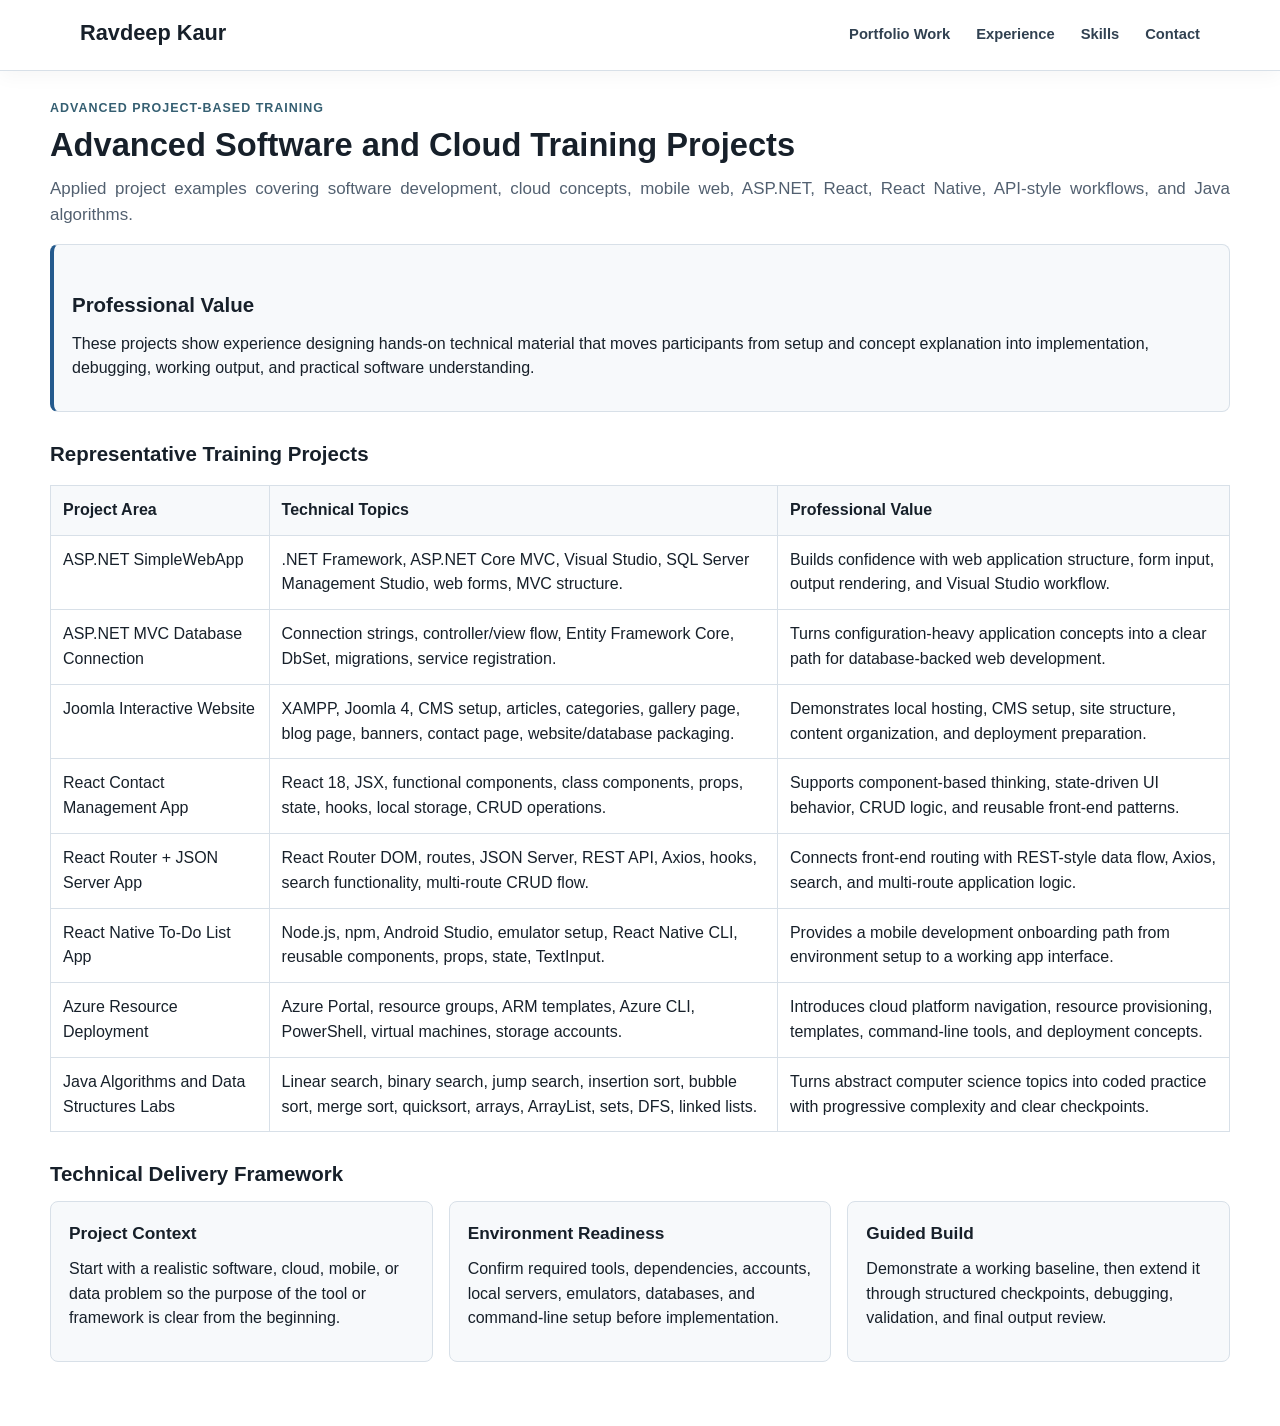
<file: work/sem4-training-projects.html>
<!doctype html>
<html lang="en">
  <head>
    <meta charset="utf-8">
    <meta name="viewport" content="width=device-width, initial-scale=1">
    <title>Advanced Software and Cloud Training Projects | Ravdeep Kaur</title>
    <link rel="stylesheet" href="../styles.css?v=20260531-skills-section-rework">
  </head>
  <body>
    <header class="site-header">
      <nav class="nav" aria-label="Primary navigation">
        <a class="brand" href="../index.html#top">
          <span>Ravdeep Kaur</span>
        </a>
        <div class="nav-links">
          <a href="../index.html#portfolio-work">Portfolio Work</a>
          <a href="../index.html#experience">Experience</a>
          <a href="../index.html#instructional-practice">Skills</a>
          <a href="../index.html#contact">Contact</a>
        </div>
      </nav>
    </header>

    <main class="sample-page">
      <header>
        <p class="eyebrow">Advanced Project-Based Training</p>
        <h1>Advanced Software and Cloud Training Projects</h1>
        <p class="lead">Applied project examples covering software development, cloud concepts, mobile web, ASP.NET, React, React Native, API-style workflows, and Java algorithms.</p>
      </header>

      <section class="lesson-box">
        <h2>Professional Value</h2>
        <p>These projects show experience designing hands-on technical material that moves participants from setup and concept explanation into implementation, debugging, working output, and practical software understanding.</p>
      </section>

      <section>
        <h2>Representative Training Projects</h2>
        <table>
          <thead>
            <tr><th>Project Area</th><th>Technical Topics</th><th>Professional Value</th></tr>
          </thead>
          <tbody>
            <tr>
              <td>ASP.NET SimpleWebApp</td>
              <td>.NET Framework, ASP.NET Core MVC, Visual Studio, SQL Server Management Studio, web forms, MVC structure.</td>
              <td>Builds confidence with web application structure, form input, output rendering, and Visual Studio workflow.</td>
            </tr>
            <tr>
              <td>ASP.NET MVC Database Connection</td>
              <td>Connection strings, controller/view flow, Entity Framework Core, DbSet, migrations, service registration.</td>
              <td>Turns configuration-heavy application concepts into a clear path for database-backed web development.</td>
            </tr>
            <tr>
              <td>Joomla Interactive Website</td>
              <td>XAMPP, Joomla 4, CMS setup, articles, categories, gallery page, blog page, banners, contact page, website/database packaging.</td>
              <td>Demonstrates local hosting, CMS setup, site structure, content organization, and deployment preparation.</td>
            </tr>
            <tr>
              <td>React Contact Management App</td>
              <td>React 18, JSX, functional components, class components, props, state, hooks, local storage, CRUD operations.</td>
              <td>Supports component-based thinking, state-driven UI behavior, CRUD logic, and reusable front-end patterns.</td>
            </tr>
            <tr>
              <td>React Router + JSON Server App</td>
              <td>React Router DOM, routes, JSON Server, REST API, Axios, hooks, search functionality, multi-route CRUD flow.</td>
              <td>Connects front-end routing with REST-style data flow, Axios, search, and multi-route application logic.</td>
            </tr>
            <tr>
              <td>React Native To-Do List App</td>
              <td>Node.js, npm, Android Studio, emulator setup, React Native CLI, reusable components, props, state, TextInput.</td>
              <td>Provides a mobile development onboarding path from environment setup to a working app interface.</td>
            </tr>
            <tr>
              <td>Azure Resource Deployment</td>
              <td>Azure Portal, resource groups, ARM templates, Azure CLI, PowerShell, virtual machines, storage accounts.</td>
              <td>Introduces cloud platform navigation, resource provisioning, templates, command-line tools, and deployment concepts.</td>
            </tr>
            <tr>
              <td>Java Algorithms and Data Structures Labs</td>
              <td>Linear search, binary search, jump search, insertion sort, bubble sort, merge sort, quicksort, arrays, ArrayList, sets, DFS, linked lists.</td>
              <td>Turns abstract computer science topics into coded practice with progressive complexity and clear checkpoints.</td>
            </tr>
          </tbody>
        </table>
      </section>

      <section>
        <h2>Technical Delivery Framework</h2>
        <div class="evidence-grid">
          <article>
            <h3>Project Context</h3>
            <p>Start with a realistic software, cloud, mobile, or data problem so the purpose of the tool or framework is clear from the beginning.</p>
          </article>
          <article>
            <h3>Environment Readiness</h3>
            <p>Confirm required tools, dependencies, accounts, local servers, emulators, databases, and command-line setup before implementation.</p>
          </article>
          <article>
            <h3>Guided Build</h3>
            <p>Demonstrate a working baseline, then extend it through structured checkpoints, debugging, validation, and final output review.</p>
          </article>
        </div>
      </section>
    </main>
  </body>
</html>
</file>
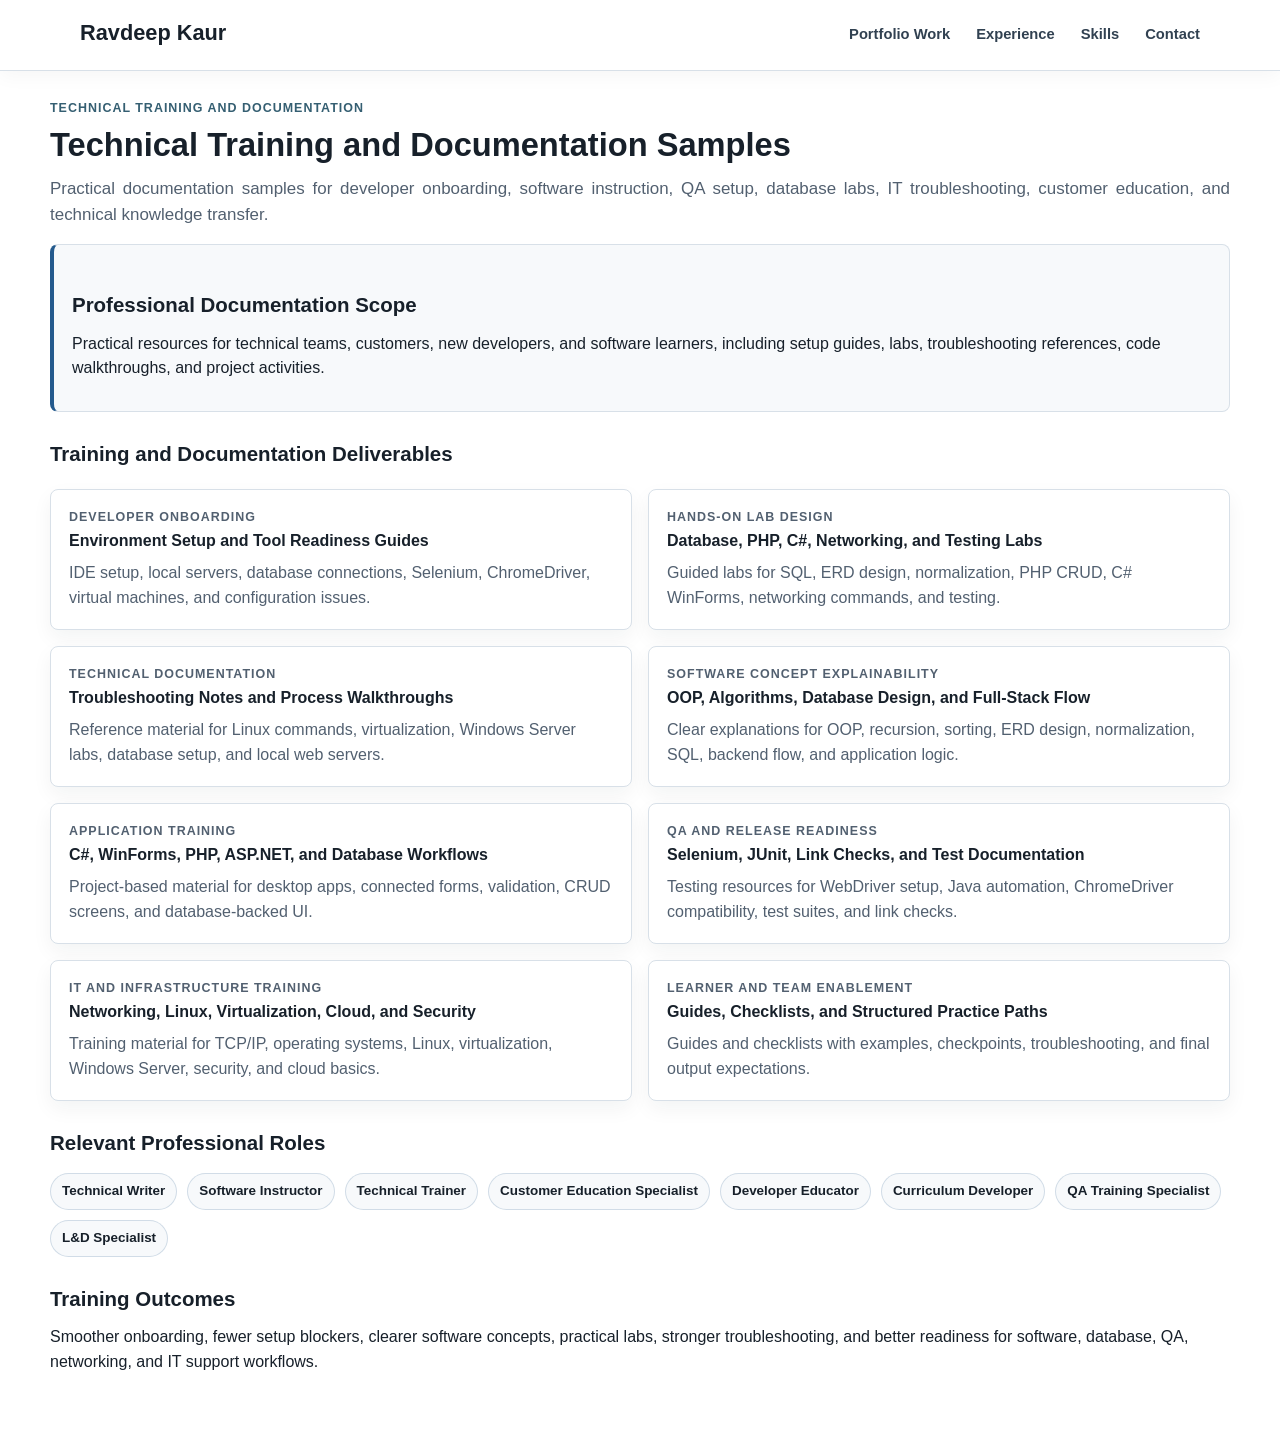
<file: work/teaching-artifacts.html>
<!doctype html>
<html lang="en">
  <head>
    <meta charset="utf-8">
    <meta name="viewport" content="width=device-width, initial-scale=1">
    <title>Technical Training and Documentation Samples | Ravdeep Kaur</title>
    <link rel="stylesheet" href="../styles.css?v=20260531-skills-section-rework">
  </head>
  <body>
    <header class="site-header">
      <nav class="nav" aria-label="Primary navigation">
        <a class="brand" href="../index.html#top">
          <span>Ravdeep Kaur</span>
        </a>
        <div class="nav-links">
          <a href="../index.html#portfolio-work">Portfolio Work</a>
          <a href="../index.html#experience">Experience</a>
          <a href="../index.html#instructional-practice">Skills</a>
          <a href="../index.html#contact">Contact</a>
        </div>
      </nav>
    </header>

    <main class="sample-page">
      <header>
        <p class="eyebrow">Technical Training and Documentation</p>
        <h1>Technical Training and Documentation Samples</h1>
        <p class="lead">
          Practical documentation samples for developer onboarding, software instruction, QA setup, database labs,
          IT troubleshooting, customer education, and technical knowledge transfer.
        </p>
      </header>

      <section class="lesson-box">
        <h2>Professional Documentation Scope</h2>
        <p>
          Practical resources for technical teams, customers, new developers, and software learners, including
          setup guides, labs, troubleshooting references, code walkthroughs, and project activities.
        </p>
      </section>

      <section>
        <h2>Training and Documentation Deliverables</h2>
        <div class="course-map-grid">
          <article>
            <p class="eyebrow">Developer Onboarding</p>
            <h3>Environment Setup and Tool Readiness Guides</h3>
            <p>IDE setup, local servers, database connections, Selenium, ChromeDriver, virtual machines, and configuration issues.</p>
          </article>
          <article>
            <p class="eyebrow">Hands-On Lab Design</p>
            <h3>Database, PHP, C#, Networking, and Testing Labs</h3>
            <p>Guided labs for SQL, ERD design, normalization, PHP CRUD, C# WinForms, networking commands, and testing.</p>
          </article>
          <article>
            <p class="eyebrow">Technical Documentation</p>
            <h3>Troubleshooting Notes and Process Walkthroughs</h3>
            <p>Reference material for Linux commands, virtualization, Windows Server labs, database setup, and local web servers.</p>
          </article>
          <article>
            <p class="eyebrow">Software Concept Explainability</p>
            <h3>OOP, Algorithms, Database Design, and Full-Stack Flow</h3>
            <p>Clear explanations for OOP, recursion, sorting, ERD design, normalization, SQL, backend flow, and application logic.</p>
          </article>
          <article>
            <p class="eyebrow">Application Training</p>
            <h3>C#, WinForms, PHP, ASP.NET, and Database Workflows</h3>
            <p>Project-based material for desktop apps, connected forms, validation, CRUD screens, and database-backed UI.</p>
          </article>
          <article>
            <p class="eyebrow">QA and Release Readiness</p>
            <h3>Selenium, JUnit, Link Checks, and Test Documentation</h3>
            <p>Testing resources for WebDriver setup, Java automation, ChromeDriver compatibility, test suites, and link checks.</p>
          </article>
          <article>
            <p class="eyebrow">IT and Infrastructure Training</p>
            <h3>Networking, Linux, Virtualization, Cloud, and Security</h3>
            <p>Training material for TCP/IP, operating systems, Linux, virtualization, Windows Server, security, and cloud basics.</p>
          </article>
          <article>
            <p class="eyebrow">Learner and Team Enablement</p>
            <h3>Guides, Checklists, and Structured Practice Paths</h3>
            <p>Guides and checklists with examples, checkpoints, troubleshooting, and final output expectations.</p>
          </article>
        </div>
      </section>

      <section>
        <h2>Relevant Professional Roles</h2>
        <div class="role-chip-grid">
          <span>Technical Writer</span>
          <span>Software Instructor</span>
          <span>Technical Trainer</span>
          <span>Customer Education Specialist</span>
          <span>Developer Educator</span>
          <span>Curriculum Developer</span>
          <span>QA Training Specialist</span>
          <span>L&amp;D Specialist</span>
        </div>
      </section>

      <section>
        <h2>Training Outcomes</h2>
        <p>
          Smoother onboarding, fewer setup blockers, clearer software concepts, practical labs, stronger troubleshooting,
          and better readiness for software, database, QA, networking, and IT support workflows.
        </p>
      </section>
    </main>
  </body>
</html>
</file>
<file: styles.css>
:root {
  --ink: #17202a;
  --muted: #526070;
  --line: #d8e0e8;
  --panel: #f7f9fb;
  --blue: #245a8d;
  --teal: #2f6f73;
  --gold: #9f6b20;
  --white: #ffffff;
  --surface: #ffffff;
  --surface-soft: #f7f9fb;
  --surface-blue: #f4f8fb;
  --radius: 8px;
  --radius-sm: 6px;
  --shadow: 0 12px 28px rgba(23, 32, 42, 0.08);
  --shadow-soft: 0 8px 20px rgba(23, 32, 42, 0.05);
}

* {
  box-sizing: border-box;
}

html {
  scroll-behavior: smooth;
}

body {
  margin: 0;
  color: var(--ink);
  background: var(--white);
  font-family: "Segoe UI", Roboto, "Helvetica Neue", Arial, sans-serif;
  font-size: 16px;
  line-height: 1.55;
  text-rendering: optimizeLegibility;
}

a {
  color: var(--blue);
  text-decoration: none;
}

a:hover {
  text-decoration: underline;
}

a:focus-visible {
  outline: 2px solid rgba(36, 90, 141, 0.42);
  outline-offset: 3px;
}

.site-header {
  position: sticky;
  top: 0;
  z-index: 20;
  background: rgba(255, 255, 255, 0.98);
  border-bottom: 1px solid var(--line);
  box-shadow: 0 6px 18px rgba(23, 32, 42, 0.035);
  backdrop-filter: blur(14px);
}

.nav {
  width: min(1120px, calc(100% - 40px));
  min-height: 70px;
  margin: 0 auto;
  display: flex;
  align-items: center;
  justify-content: space-between;
  gap: 36px;
}

.brand {
  color: var(--ink);
  font-weight: 780;
  text-decoration: none;
  letter-spacing: 0;
  white-space: nowrap;
}

.brand span {
  font-size: clamp(1.28rem, 1.7vw, 1.48rem);
  line-height: 1;
}

.brand:hover,
.brand:focus-visible {
  color: var(--ink);
  text-decoration: none;
  outline: none;
}

.nav-links {
  display: flex;
  align-items: center;
  gap: 26px;
  font-size: 0.92rem;
  font-weight: 680;
}

.nav-links a {
  min-height: 34px;
  display: inline-flex;
  align-items: center;
  padding: 6px 0;
  border-bottom: 2px solid transparent;
  color: #314151;
  letter-spacing: 0;
  transition: border-color 160ms ease, color 160ms ease;
}

.nav-links a:hover,
.nav-links a:focus-visible {
  border-bottom-color: var(--blue);
  color: var(--blue);
  outline: none;
  text-decoration: none;
}

.hero {
  width: min(1120px, calc(100% - 40px));
  min-height: auto;
  margin: 0 auto;
  padding: 24px 0 54px;
  display: grid;
  grid-template-columns: minmax(0, 1.25fr) minmax(280px, 0.75fr);
  gap: 40px;
  align-items: center;
}

.hero-copy {
  padding: 0;
}

.hero-copy h1 {
  margin: 10px 0 18px;
  max-width: 640px;
  font-size: clamp(1.18rem, 1.55vw, 1.5rem);
  line-height: 1.24;
  letter-spacing: 0;
  font-weight: 650;
  color: #2f3d4c;
  text-align: left;
}

.lead {
  max-width: 720px;
  color: var(--muted);
  font-size: 1.06rem;
  text-align: justify;
}

.eyebrow {
  margin: 0;
  color: #355f72;
  font-size: 0.78rem;
  font-weight: 700;
  letter-spacing: 0.08em;
  text-transform: uppercase;
}

.hero-copy .eyebrow {
  max-width: 700px;
  color: var(--blue);
  font-size: clamp(0.98rem, 1.25vw, 1.12rem);
  line-height: 1.35;
  font-weight: 720;
  letter-spacing: 0;
  text-transform: none;
}

.actions {
  display: flex;
  flex-wrap: wrap;
  gap: 12px;
  margin-top: 26px;
}

.button {
  display: inline-flex;
  min-height: 44px;
  align-items: center;
  justify-content: center;
  border-radius: var(--radius-sm);
  padding: 10px 16px;
  font-weight: 720;
  border: 1px solid var(--line);
  transition: background-color 160ms ease, border-color 160ms ease, color 160ms ease;
}

.button.primary {
  color: var(--white);
  background: var(--blue);
  border-color: var(--blue);
}

.button.secondary {
  color: var(--ink);
  background: var(--white);
}

.button.primary:hover,
.button.primary:focus-visible {
  background: #1d4f7d;
  border-color: #1d4f7d;
  text-decoration: none;
}

.button.secondary:hover,
.button.secondary:focus-visible {
  border-color: rgba(36, 90, 141, 0.35);
  background: var(--surface-blue);
  text-decoration: none;
}

.hero-panel {
  border: 1px solid var(--line);
  border-radius: var(--radius);
  padding: 22px;
  background: var(--surface-soft);
  box-shadow: var(--shadow);
}

.profile-mark {
  width: 104px;
  height: 104px;
  display: grid;
  place-items: center;
  margin-bottom: 24px;
  border-radius: 50%;
  color: var(--white);
  background: linear-gradient(135deg, var(--blue), var(--teal));
  font-size: 2rem;
  font-weight: 800;
}

.pathway-image {
  width: 100%;
  display: block;
  margin: 0 0 22px;
  border: 1px solid var(--line);
  border-radius: var(--radius);
}

.profile-photo {
  width: min(220px, 100%);
  aspect-ratio: 1;
  display: block;
  margin: 0 auto 24px;
  border: 1px solid var(--line);
  border-radius: 50%;
  background: var(--white);
  object-fit: cover;
  object-position: center;
}

dl {
  display: grid;
  gap: 18px;
  margin: 0;
}

dt {
  color: var(--muted);
  font-size: 0.8rem;
  font-weight: 700;
  text-transform: uppercase;
}

dd {
  margin: 3px 0 0;
  font-weight: 700;
}

.intro-section,
.section,
.contact {
  width: min(1120px, calc(100% - 40px));
  margin: 0 auto;
  padding: 58px 0;
  border-top: 1px solid var(--line);
}

.intro-section {
  display: grid;
  grid-template-columns: minmax(0, 0.85fr) minmax(260px, 1.15fr);
  gap: 40px;
}

.intro-section h2 {
  font-size: clamp(1.45rem, 2.4vw, 2.1rem);
}

.intro-section p {
  color: var(--muted);
  font-size: 0.98rem;
}

h2 {
  margin: 8px 0 14px;
  font-size: clamp(1.55rem, 2.5vw, 2.2rem);
  line-height: 1.14;
  letter-spacing: 0;
  font-weight: 750;
}

h3 {
  margin: 0 0 10px;
  font-size: 1.08rem;
  letter-spacing: 0;
  font-weight: 750;
}

p {
  margin: 0 0 12px;
}

.focus-list {
  display: grid;
  grid-template-columns: repeat(2, minmax(0, 1fr));
  gap: 12px;
  margin: 0;
  padding: 0;
  list-style: none;
}

.focus-list li {
  padding: 12px 14px;
  border-left: 3px solid var(--teal);
  background: var(--surface-soft);
  font-size: 0.94rem;
  font-weight: 680;
}

.philosophy-section {
  display: grid;
  grid-template-columns: minmax(0, 0.7fr) minmax(0, 1.3fr);
  gap: 40px;
  align-items: start;
}

.philosophy-content p {
  max-width: 780px;
  color: var(--muted);
  font-size: 0.98rem;
}

.philosophy-points {
  display: grid;
  grid-template-columns: repeat(3, minmax(0, 1fr));
  gap: 12px;
  margin-top: 18px;
}

.philosophy-points span {
  min-height: 84px;
  display: flex;
  align-items: center;
  padding: 14px;
  border: 1px solid var(--line);
  border-radius: var(--radius);
  background: var(--surface-soft);
  color: var(--ink);
  font-size: 0.92rem;
  font-weight: 680;
}

.section-heading {
  max-width: 760px;
  margin-bottom: 24px;
}

.section-heading h2 {
  font-size: clamp(1.55rem, 2.4vw, 2.15rem);
}

#portfolio-work .section-heading {
  max-width: none;
  margin-bottom: 26px;
  padding-bottom: 16px;
  border-bottom: 1px solid var(--line);
}

#portfolio-work .section-heading h2 {
  max-width: none;
  margin-bottom: 0;
  font-size: clamp(1.65rem, 2.35vw, 2.35rem);
  line-height: 1.12;
}

.sample-grid {
  display: grid;
  grid-template-columns: repeat(3, minmax(0, 1fr));
  gap: 18px;
}

.sample-card {
  min-height: 248px;
  padding: 20px;
  border: 1px solid var(--line);
  border-radius: var(--radius);
  background: var(--surface);
  display: flex;
  flex-direction: column;
  transition: border-color 160ms ease, box-shadow 160ms ease, transform 160ms ease;
}

.sample-card:hover {
  border-color: rgba(36, 90, 141, 0.35);
  box-shadow: var(--shadow);
  transform: translateY(-2px);
}

.sample-icon {
  width: fit-content;
  max-width: 100%;
  margin-bottom: 14px;
  color: #355f72;
  font-size: 0.76rem;
  font-weight: 800;
  letter-spacing: 0;
  text-align: center;
  text-transform: uppercase;
}

.sample-card p {
  color: var(--muted);
}

.sample-card a {
  margin-top: auto;
  display: inline-flex;
  align-items: center;
  width: fit-content;
  min-height: 36px;
  padding: 7px 11px;
  border: 1px solid rgba(36, 90, 141, 0.22);
  border-radius: var(--radius-sm);
  background: var(--surface-soft);
  color: var(--blue);
  font-weight: 760;
  text-decoration: none;
}

.sample-card a::after {
  content: none;
}

.sample-card a:hover,
.sample-card a:focus-visible {
  border-color: rgba(36, 90, 141, 0.46);
  background: #eef5fb;
  outline: none;
}

.split {
  display: grid;
  grid-template-columns: minmax(260px, 0.75fr) minmax(0, 1.25fr);
  gap: 44px;
}

.split .section-heading h2,
.contact h2 {
  font-size: clamp(1.45rem, 2.2vw, 2rem);
  line-height: 1.16;
}

.timeline {
  display: grid;
  gap: 18px;
}

.timeline article {
  padding-left: 20px;
  border-left: 3px solid var(--gold);
}

.timeline span {
  display: block;
  color: var(--muted);
  font-size: 0.9rem;
  font-weight: 700;
}

.skill-columns {
  display: grid;
  grid-template-columns: repeat(3, minmax(0, 1fr));
  gap: 18px;
}

.skill-columns div {
  padding: 20px;
  border: 1px solid var(--line);
  border-radius: var(--radius);
  background: var(--surface-soft);
}

.contact {
  display: grid;
  grid-template-columns: minmax(0, 1fr) auto;
  gap: 40px;
  align-items: center;
  padding-bottom: 68px;
}

address {
  display: grid;
  gap: 10px;
  font-style: normal;
  font-weight: 700;
}

.sample-page {
  width: min(1180px, calc(100% - 40px));
  margin: 0 auto;
  padding: 28px 0 64px;
}

.sample-page header {
  width: 100%;
  margin-bottom: 16px;
}

.sample-hero {
  padding: 20px;
  border: 1px solid var(--line);
  border-radius: var(--radius);
  background: var(--surface);
  box-shadow: var(--shadow-soft);
}

.sample-page h1 {
  margin: 8px 0 12px;
  font-size: clamp(1.65rem, 2.55vw, 2.35rem);
  line-height: 1.14;
  letter-spacing: 0;
  font-weight: 760;
}

.sample-page header > .lead {
  max-width: 100%;
}

.sample-hero .lead {
  max-width: 100%;
}

.sample-hero-meta {
  display: flex;
  flex-wrap: wrap;
  gap: 8px;
  margin-top: 14px;
}

.sample-hero-meta span {
  min-height: 32px;
  display: inline-flex;
  align-items: center;
  padding: 6px 10px;
  border: 1px solid rgba(47, 111, 115, 0.18);
  border-radius: 999px;
  background: #f3f8f8;
  color: var(--teal);
  font-size: 0.82rem;
  font-weight: 780;
}

.sample-page h2 {
  margin-top: 30px;
  font-size: 1.28rem;
  line-height: 1.2;
  font-weight: 760;
}

.sample-page ul,
.sample-page ol {
  padding-left: 22px;
}

.sample-page > .lesson-box,
.sample-page > section:not(.technical-area-section),
.sample-page > header {
  margin-right: auto;
  margin-left: auto;
}

.sample-page > .lesson-box,
.sample-page > section:not(.technical-area-section) {
  width: 100%;
}

.technical-layout {
  display: grid;
  grid-template-columns: minmax(180px, 220px) minmax(0, 1fr);
  gap: 20px;
  align-items: start;
  margin-top: 16px;
}

.technical-content {
  min-width: 0;
}

.technical-index {
  position: sticky;
  top: 18px;
  max-height: calc(100vh - 36px);
  margin: 0;
  padding: 14px;
  border: 1px solid var(--line);
  border-radius: var(--radius);
  background: var(--surface);
  box-shadow: var(--shadow-soft);
  overflow-y: auto;
}

.technical-index h2 {
  margin-top: 0;
  margin-bottom: 14px;
  padding-bottom: 10px;
  border-bottom: 1px solid var(--line);
  font-size: 0.98rem;
  line-height: 1.25;
}

.technical-index .eyebrow {
  margin-bottom: 4px;
}

.technical-area-section {
  scroll-margin-top: 24px;
}

.technical-content > .technical-area-section:first-child .case-study-header {
  margin-top: 0;
}

.technical-area-heading {
  display: grid;
  gap: 6px;
  margin: 34px 0 12px;
  padding: 16px 18px;
  border-left: 4px solid var(--blue);
  border-radius: var(--radius);
  background: var(--surface-blue);
}

.technical-area-heading span {
  color: var(--teal);
  font-size: 0.78rem;
  font-weight: 780;
  letter-spacing: 0.04em;
  text-transform: uppercase;
}

.lesson-box {
  margin: 16px 0;
  padding: 18px;
  border: 1px solid var(--line);
  border-left: 4px solid var(--blue);
  border-radius: var(--radius);
  background: var(--surface-soft);
}

.scope-card {
  display: grid;
  grid-template-columns: minmax(0, 1fr) minmax(220px, 0.42fr);
  gap: 20px;
  align-items: start;
  padding: 18px 20px;
  border-left-color: var(--teal);
  background: var(--surface-soft);
}

.scope-card h2 {
  margin-top: 4px;
}

.scope-card p:last-child {
  margin-bottom: 0;
}

.scope-points {
  display: grid;
  gap: 10px;
}

.scope-points span {
  padding: 10px 12px;
  border: 1px solid var(--line);
  border-radius: var(--radius);
  background: var(--surface);
  color: var(--ink);
  font-size: 0.88rem;
  font-weight: 720;
}

.course-map-grid {
  display: grid;
  grid-template-columns: repeat(2, minmax(0, 1fr));
  gap: 16px;
  margin: 22px 0 30px;
}

.course-map-grid article {
  padding: 18px;
  border: 1px solid var(--line);
  border-radius: var(--radius);
  background: var(--surface);
  box-shadow: var(--shadow-soft);
}

.course-map-grid h3 {
  margin: 4px 0 10px;
  font-size: 1rem;
  line-height: 1.25;
}

.course-map-grid p {
  color: var(--muted);
}

.course-map-grid p:last-child {
  margin-bottom: 0;
}

.course-map-grid strong {
  color: var(--ink);
}

.role-chip-grid {
  display: flex;
  flex-wrap: wrap;
  gap: 10px;
  margin: 18px 0 28px;
}

.role-chip-grid span {
  display: inline-flex;
  align-items: center;
  min-height: 34px;
  padding: 7px 11px;
  border: 1px solid rgba(36, 90, 141, 0.18);
  border-radius: 999px;
  background: var(--surface-soft);
  color: var(--ink);
  font-size: 0.84rem;
  font-weight: 720;
}

pre {
  overflow-x: auto;
  margin: 18px 0 28px;
  padding: 18px;
  border: 1px solid var(--line);
  border-radius: 8px;
  background: #17202a;
  color: #edf5ff;
  font-size: 0.92rem;
  line-height: 1.55;
}

code {
  font-family: Consolas, "Courier New", monospace;
}

.evidence-grid {
  display: grid;
  grid-template-columns: repeat(3, minmax(0, 1fr));
  gap: 16px;
}

.evidence-grid article {
  padding: 18px;
  border: 1px solid var(--line);
  border-radius: var(--radius);
  background: var(--surface-soft);
}

.case-study-header {
  margin: 30px 0 20px;
  padding: 22px;
  border: 1px solid var(--line);
  border-radius: var(--radius);
  background: var(--surface-blue);
}

.case-study-header h2 {
  margin-top: 8px;
  padding-bottom: 10px;
  border-bottom: 1px solid rgba(36, 90, 141, 0.16);
}

.case-study-header p:last-child {
  margin-bottom: 0;
  color: var(--muted);
}

.case-layout {
  display: grid;
  grid-template-columns: repeat(2, minmax(0, 1fr));
  gap: 16px;
  margin: 20px 0 24px;
}

.case-layout article {
  padding: 18px;
  border: 1px solid var(--line);
  border-radius: var(--radius);
  background: var(--surface-soft);
}

.case-layout span {
  display: inline-grid;
  width: 34px;
  height: 34px;
  place-items: center;
  margin-bottom: 12px;
  border-radius: 50%;
  background: var(--blue);
  color: var(--white);
  font-size: 0.82rem;
  font-weight: 800;
}

.area-detail-grid {
  display: grid;
  grid-template-columns: repeat(2, minmax(0, 1fr));
  gap: 14px;
  margin: 18px 0 24px;
}

.area-detail-card {
  scroll-margin-top: 28px;
  padding: 16px;
  border: 1px solid var(--line);
  border-radius: var(--radius);
  background: var(--surface);
  box-shadow: var(--shadow-soft);
}

.area-detail-card h3 {
  margin: 4px 0 8px;
  color: var(--ink);
  font-size: 1rem;
  line-height: 1.25;
}

.area-detail-card p:last-child {
  margin-bottom: 0;
  color: var(--muted);
}

.case-subheading {
  margin: 28px 0 14px;
  color: var(--ink);
}

.db-screens {
  display: grid;
  gap: 18px;
  margin: 22px 0 28px;
}

.db-window {
  margin: 0;
  border: 1px solid var(--line);
  border-radius: var(--radius);
  background: var(--surface);
  box-shadow: var(--shadow);
  overflow: hidden;
}

.ssms-titlebar {
  min-height: 34px;
  display: flex;
  align-items: center;
  justify-content: space-between;
  gap: 12px;
  padding: 0 12px;
  background: #2d2d30;
  color: #f3f4f6;
  font-size: 0.84rem;
}

.ssms-titlebar strong {
  font-weight: 800;
}

.ssms-titlebar span {
  color: #d7d7dc;
}

.diagram-titlebar {
  min-height: 38px;
  display: flex;
  align-items: center;
  justify-content: space-between;
  gap: 12px;
  padding: 0 12px;
  background: #1f4e5f;
  color: #f8fbfd;
  font-size: 0.84rem;
}

.diagram-titlebar strong {
  font-weight: 800;
}

.diagram-titlebar span {
  color: #d9edf2;
}

.ssms-toolbar {
  min-height: 38px;
  display: flex;
  align-items: center;
  gap: 8px;
  padding: 7px 10px;
  border-bottom: 1px solid #c7d0da;
  background: #f1f1f1;
}

.diagram-toolbar {
  min-height: 38px;
  display: flex;
  align-items: center;
  gap: 8px;
  padding: 7px 10px;
  border-bottom: 1px solid #c7d0da;
  background: #eef6f7;
}

.diagram-toolbar span {
  min-height: 24px;
  display: inline-flex;
  align-items: center;
  padding: 3px 8px;
  border: 1px solid #b9d3d8;
  border-radius: 999px;
  background: #ffffff;
  color: #1f4e5f;
  font-size: 0.78rem;
  font-weight: 800;
}

.ssms-toolbar span {
  min-height: 24px;
  display: inline-flex;
  align-items: center;
  padding: 3px 8px;
  border: 1px solid #c7c7c7;
  border-radius: 3px;
  background: #ffffff;
  color: #1f2937;
  font-size: 0.78rem;
  font-weight: 700;
}

.schema-board {
  display: grid;
  grid-template-columns: minmax(130px, 1fr) auto minmax(160px, 1fr) auto minmax(130px, 1fr);
  gap: 12px;
  align-items: center;
  padding: 18px;
  background: var(--surface-soft);
}

.retail-schema {
  grid-template-columns: minmax(130px, 1fr) auto minmax(130px, 1fr) auto minmax(130px, 1fr);
}

.er-board {
  position: relative;
  min-height: 430px;
  background: var(--surface-soft);
}

.er-entity {
  position: absolute;
  z-index: 2;
  width: 170px;
  border: 1px solid #cbd6e2;
  border-radius: var(--radius);
  background: var(--surface);
  box-shadow: var(--shadow-soft);
  overflow: hidden;
}

.er-entity h3 {
  margin: 0;
  padding: 10px 12px;
  background: var(--blue);
  color: var(--white);
  font-size: 0.95rem;
}

.er-entity p {
  margin: 0;
  padding: 7px 12px;
  border-top: 1px solid var(--line);
  font-size: 0.84rem;
}

.entity-customer {
  top: 36px;
  left: 34px;
}

.entity-order {
  top: 36px;
  left: 355px;
}

.entity-item {
  top: 216px;
  left: 355px;
}

.entity-product {
  top: 216px;
  right: 34px;
}

.entity-supplier {
  top: 36px;
  right: 34px;
}

.er-line {
  position: absolute;
  z-index: 1;
  height: 3px;
  background: var(--teal);
  transform-origin: left center;
}

.line-customer-order {
  top: 102px;
  left: 204px;
  width: 151px;
}

.line-order-item {
  top: 184px;
  left: 440px;
  width: 116px;
  transform: rotate(90deg);
}

.line-item-product {
  top: 286px;
  left: 525px;
  width: 178px;
}

.line-product-supplier {
  top: 218px;
  left: 702px;
  width: 116px;
  transform: rotate(-90deg);
}

.schema-table {
  border: 1px solid #cbd6e2;
  border-radius: var(--radius);
  background: var(--surface);
  overflow: hidden;
}

.schema-table h3 {
  margin: 0;
  padding: 10px 12px;
  background: #eaf1f8;
  color: var(--blue);
  font-size: 0.95rem;
}

.schema-table p {
  margin: 0;
  padding: 7px 12px;
  border-top: 1px solid var(--line);
  color: var(--ink);
  font-size: 0.86rem;
}

.schema-link {
  color: var(--teal);
  font-weight: 800;
  text-align: center;
}

.normalization-strip {
  display: grid;
  grid-template-columns: repeat(3, minmax(0, 1fr));
  gap: 12px;
  padding: 0 18px 18px;
  background: var(--surface-soft);
}

.normalization-strip article {
  padding: 14px;
  border: 1px solid var(--line);
  border-radius: var(--radius);
  background: var(--surface);
}

.normalization-strip h3 {
  color: var(--blue);
}

.software-view {
  padding: 18px;
  background: var(--surface-soft);
}

.php-app-view {
  padding: 18px;
  background: var(--surface-soft);
}

.php-app-header {
  display: flex;
  align-items: center;
  justify-content: space-between;
  gap: 18px;
  margin-bottom: 16px;
  padding: 16px;
  border: 1px solid var(--line);
  border-radius: var(--radius);
  background: var(--surface);
}

.php-app-header strong {
  display: block;
  color: var(--ink);
  font-size: 1.12rem;
}

.php-app-header p {
  margin: 4px 0 0;
  color: var(--muted);
}

.php-app-header button,
.php-search-row button {
  min-height: 36px;
  padding: 7px 12px;
  border: 0;
  border-radius: var(--radius-sm);
  background: var(--blue);
  color: var(--white);
  font-weight: 800;
}

.php-search-row {
  display: grid;
  grid-template-columns: 1fr auto;
  gap: 10px;
  margin-bottom: 14px;
}

.php-search-row span {
  min-height: 38px;
  display: flex;
  align-items: center;
  padding: 0 12px;
  border: 1px solid var(--line);
  border-radius: var(--radius-sm);
  background: var(--surface);
  color: var(--muted);
}

.desktop-app-window {
  margin: 22px 0 28px;
  border: 1px solid #b8c4d1;
  border-radius: var(--radius);
  background: var(--surface);
  box-shadow: var(--shadow);
  overflow: hidden;
}

.desktop-titlebar {
  min-height: 38px;
  display: flex;
  align-items: center;
  justify-content: space-between;
  gap: 12px;
  padding: 0 14px;
  background: #243447;
  color: var(--white);
  font-size: 0.86rem;
}

.desktop-titlebar span {
  color: #dce7f3;
}

.desktop-body {
  display: grid;
  grid-template-columns: 180px 1fr;
  min-height: 350px;
}

.desktop-body aside {
  display: grid;
  align-content: start;
  gap: 8px;
  padding: 18px;
  background: var(--surface-soft);
  border-right: 1px solid var(--line);
}

.desktop-body aside strong {
  margin-bottom: 8px;
  color: var(--muted);
  font-size: 0.78rem;
  text-transform: uppercase;
}

.desktop-body aside span {
  padding: 9px 10px;
  border-radius: var(--radius-sm);
  color: var(--ink);
  font-weight: 700;
}

.desktop-body aside .active {
  background: var(--blue);
  color: var(--white);
}

.desktop-body main {
  padding: 18px;
}

.desktop-toolbar {
  display: flex;
  align-items: center;
  justify-content: space-between;
  gap: 16px;
  margin-bottom: 16px;
}

.desktop-toolbar h3 {
  margin-bottom: 4px;
}

.desktop-toolbar p {
  color: var(--muted);
}

.desktop-toolbar button,
.desktop-form-row button {
  min-height: 36px;
  padding: 7px 12px;
  border: 0;
  border-radius: var(--radius-sm);
  background: var(--blue);
  color: var(--white);
  font-weight: 800;
}

.table-action {
  min-height: 28px;
  padding: 4px 10px;
  border: 0;
  border-radius: var(--radius-sm);
  background: var(--teal);
  color: var(--white);
  font-size: 0.78rem;
  font-weight: 800;
}

.qa-automation-window {
  margin: 22px 0 28px;
  border: 1px solid #b8c4d1;
  border-radius: var(--radius);
  background: var(--surface);
  box-shadow: var(--shadow);
  overflow: hidden;
}

.qa-titlebar {
  min-height: 38px;
  display: flex;
  align-items: center;
  justify-content: space-between;
  gap: 12px;
  padding: 0 14px;
  background: #2b3340;
  color: var(--white);
  font-size: 0.86rem;
}

.qa-titlebar span {
  color: #dce7f3;
}

.qa-workspace {
  display: grid;
  grid-template-columns: 190px 1fr;
  min-height: 340px;
}

.qa-workspace aside {
  display: grid;
  align-content: start;
  gap: 8px;
  padding: 18px;
  background: var(--surface-soft);
  border-right: 1px solid var(--line);
}

.qa-workspace aside strong {
  margin-bottom: 8px;
  color: var(--muted);
  font-size: 0.78rem;
  text-transform: uppercase;
}

.qa-workspace aside span {
  padding: 8px 10px;
  border-radius: var(--radius-sm);
  color: var(--ink);
  font-weight: 700;
}

.qa-workspace aside .active {
  background: #e8f3f5;
  color: var(--teal);
}

.qa-workspace main {
  display: grid;
  grid-template-rows: 1fr auto;
  gap: 14px;
  padding: 18px;
  background: var(--surface-soft);
}

.qa-editor {
  border: 1px solid #d5dde7;
  border-radius: 6px;
  background: #ffffff;
  overflow: hidden;
  font-family: Consolas, "Courier New", monospace;
  font-size: 0.82rem;
}

.qa-editor div {
  display: grid;
  grid-template-columns: 42px 1fr;
  min-height: 30px;
}

.qa-editor span {
  padding: 6px 8px;
  border-right: 1px solid #e1e7ef;
  background: #f1f4f8;
  color: #6b7280;
  text-align: right;
}

.qa-editor code {
  padding: 6px 10px;
  color: #1f2937;
  white-space: nowrap;
}

.qa-console {
  padding: 14px;
  border: 1px solid #c9d5e2;
  border-radius: 6px;
  background: #17212f;
  color: #e8f0f8;
}

.qa-console strong {
  display: block;
  margin-bottom: 8px;
  color: #ffffff;
}

.qa-console p {
  margin: 4px 0;
  color: #dce7f3;
  font-family: Consolas, "Courier New", monospace;
  font-size: 0.84rem;
}

.ticket-dashboard {
  margin: 22px 0 28px;
  padding: 18px;
  border: 1px solid var(--line);
  border-radius: var(--radius);
  background: var(--surface);
  box-shadow: var(--shadow);
}

.ticket-toolbar {
  display: flex;
  align-items: flex-start;
  justify-content: space-between;
  gap: 18px;
  padding-bottom: 16px;
  border-bottom: 1px solid var(--line);
}

.ticket-toolbar h3 {
  margin-bottom: 4px;
}

.ticket-toolbar p {
  color: var(--muted);
}

.ticket-metrics {
  display: grid;
  grid-template-columns: repeat(3, minmax(92px, 1fr));
  gap: 10px;
  min-width: 340px;
}

.ticket-metrics span {
  padding: 10px;
  border: 1px solid #d7e1ec;
  border-radius: var(--radius);
  background: var(--surface-soft);
  color: var(--muted);
  font-size: 0.78rem;
  font-weight: 800;
  text-align: center;
}

.ticket-metrics strong {
  display: block;
  color: var(--ink);
  font-size: 1.15rem;
}

.ticket-filters {
  display: flex;
  flex-wrap: wrap;
  gap: 8px;
  margin: 16px 0;
}

.ticket-filters button,
.ticket-list button {
  min-height: 34px;
  border: 0;
  border-radius: var(--radius-sm);
  background: #edf3f8;
  color: var(--ink);
  font-weight: 800;
}

.ticket-filters button {
  padding: 7px 12px;
}

.ticket-filters .is-active {
  background: var(--blue);
  color: var(--white);
}

.ticket-list {
  display: grid;
  gap: 10px;
}

.ticket-list article {
  display: grid;
  grid-template-columns: 92px 1fr 150px 86px;
  align-items: center;
  gap: 12px;
  padding: 12px;
  border: 1px solid #dce4ee;
  border-radius: var(--radius);
  background: var(--surface-soft);
}

.ticket-list h4 {
  margin: 0 0 3px;
  font-size: 0.96rem;
}

.ticket-list p {
  margin: 0;
  color: var(--muted);
  font-size: 0.86rem;
}

.ticket-list select {
  min-height: 34px;
  padding: 5px 8px;
  border: 1px solid #cbd6e2;
  border-radius: var(--radius-sm);
  background: var(--surface);
  color: var(--ink);
  font-weight: 700;
}

.ticket-list button {
  padding: 6px 10px;
  background: var(--teal);
  color: var(--white);
}

.priority {
  display: inline-flex;
  align-items: center;
  justify-content: center;
  min-height: 30px;
  border-radius: 999px;
  font-size: 0.78rem;
  font-weight: 780;
  text-transform: uppercase;
}

.priority.high {
  background: #ffe8e3;
  color: #a43b22;
}

.priority.medium {
  background: #fff4d6;
  color: #8a5b00;
}

.priority.low {
  background: #e7f5ee;
  color: #26704e;
}

.desktop-form-row {
  display: grid;
  grid-template-columns: 1fr auto;
  gap: 10px;
  margin-bottom: 14px;
}

.desktop-form-row span {
  min-height: 38px;
  display: flex;
  align-items: center;
  padding: 0 12px;
  border: 1px solid var(--line);
  border-radius: var(--radius-sm);
  background: var(--surface-soft);
  color: var(--muted);
}

.query-editor {
  margin-bottom: 0;
  border: 1px solid #c7d0da;
  background: #ffffff;
  font-family: Consolas, "Courier New", monospace;
  font-size: 0.82rem;
}

.editor-line {
  display: grid;
  grid-template-columns: 36px 1fr;
  min-height: 24px;
}

.editor-line span {
  padding: 3px 8px;
  border-right: 1px solid #e1e7ef;
  background: #f3f3f3;
  color: #6b7280;
  text-align: right;
}

.editor-line code {
  padding: 3px 10px;
  color: #1f2937;
  white-space: nowrap;
}

.ssms-tabs {
  display: flex;
  gap: 2px;
  margin-top: 12px;
  border-bottom: 1px solid #b7c4d0;
}

.ssms-tabs span {
  padding: 6px 12px;
  border: 1px solid #b7c4d0;
  border-bottom: 0;
  background: #e9edf2;
  font-size: 0.82rem;
  font-weight: 700;
}

.ssms-tabs .active {
  background: #ffffff;
}

.result-table {
  margin: 0;
  border: 0;
  background: var(--white);
}

.result-table th {
  background: #f3f3f3;
  color: #1f2937;
  font-size: 0.86rem;
  font-weight: 800;
}

.result-table td,
.result-table th {
  border-color: #cfd8e3;
  font-size: 0.88rem;
}

.ssms-grid {
  border: 1px solid #b7c4d0;
  border-top: 0;
}

.ssms-grid th:first-child,
.ssms-grid td:first-child {
  width: 38px;
  background: #f3f3f3;
  color: #6b7280;
  text-align: right;
}

.concept-grid {
  display: grid;
  grid-template-columns: 1fr;
  gap: 8px;
  margin: 0;
}

.concept-grid a {
  display: grid;
  min-height: 34px;
  align-items: center;
  padding: 7px 9px;
  border: 1px solid rgba(36, 90, 141, 0.2);
  border-radius: var(--radius-sm);
  background: var(--surface-soft);
  color: var(--ink);
  font-size: 0.82rem;
  font-weight: 680;
  line-height: 1.2;
  text-align: left;
  text-decoration: none;
  box-shadow: var(--shadow-soft);
  transition: border-color 0.15s ease, box-shadow 0.15s ease, color 0.15s ease, transform 0.15s ease;
}

.concept-grid a:hover,
.concept-grid a:focus-visible {
  border-color: var(--teal);
  color: var(--teal);
  box-shadow: 0 10px 22px rgba(47, 111, 115, 0.11);
  transform: translateY(-1px);
  outline: none;
}

.documentation-value {
  margin-top: 24px;
  padding: 22px;
  border: 1px solid var(--line);
  border-radius: var(--radius);
  background: var(--surface);
  box-shadow: var(--shadow-soft);
}

.documentation-value h2 {
  margin-top: 4px;
}

.section-intro {
  max-width: 760px;
  margin-bottom: 18px;
  color: var(--muted);
}

.app-showcase {
  display: grid;
  grid-template-columns: repeat(2, minmax(260px, 320px));
  justify-content: center;
  gap: 28px;
  margin: 22px 0 28px;
}

.phone-preview {
  width: min(100%, 320px);
  margin: 0;
}

.phone-screen {
  position: relative;
  min-height: 650px;
  padding: 34px 18px 18px;
  border: 12px solid #111827;
  border-radius: 42px;
  background:
    radial-gradient(circle at top right, rgba(47, 111, 115, 0.14), transparent 34%),
    linear-gradient(180deg, #eef7f7 0%, #f7fbff 48%, #eaf1f8 100%);
  box-shadow:
    inset 0 0 0 2px rgba(255, 255, 255, 0.18),
    0 16px 30px rgba(25, 40, 60, 0.16);
}

.phone-screen::after {
  content: "";
  position: absolute;
  right: 28%;
  bottom: 10px;
  left: 28%;
  height: 4px;
  border-radius: 999px;
  background: #111827;
  opacity: 0.35;
}

.phone-speaker {
  position: absolute;
  top: 12px;
  left: 50%;
  width: 72px;
  height: 6px;
  border-radius: 999px;
  background: #303846;
  transform: translateX(-50%);
}

.phone-status {
  display: flex;
  justify-content: space-between;
  margin-bottom: 16px;
  color: var(--muted);
  font-size: 0.82rem;
  font-weight: 800;
}

.status-icons {
  color: var(--ink);
}

.app-header {
  margin: 0 0 18px;
  padding: 18px;
  border-radius: 18px;
  background: linear-gradient(135deg, var(--blue), var(--teal));
  color: var(--white);
  box-shadow: 0 10px 20px rgba(36, 90, 141, 0.18);
}

.app-header small {
  display: block;
  margin-bottom: 6px;
  font-size: 0.72rem;
  font-weight: 800;
  text-transform: uppercase;
}

.phone-screen h3 {
  margin-bottom: 4px;
  color: var(--ink);
  font-size: 1.45rem;
}

.app-header h3,
.app-header p {
  color: var(--white);
}

.app-header p {
  margin: 0;
  opacity: 0.9;
}

.todo-input-row {
  display: grid;
  grid-template-columns: 1fr 42px;
  gap: 10px;
  align-items: center;
  margin-bottom: 22px;
}

.todo-input-row span,
.todo-input-row strong {
  min-height: 42px;
  display: grid;
  align-items: center;
  border-radius: var(--radius);
}

.todo-input-row span {
  padding: 0 12px;
  border: 1px solid var(--line);
  background: var(--white);
  color: var(--muted);
}

.todo-input-row strong {
  place-items: center;
  background: var(--teal);
  color: var(--white);
  font-size: 1.35rem;
  box-shadow: 0 8px 16px rgba(47, 111, 115, 0.18);
}

.todo-preview-list {
  display: grid;
  gap: 14px;
  margin: 0;
  padding: 0;
  list-style: none;
}

.todo-preview-list li {
  display: grid;
  grid-template-columns: 22px 1fr auto;
  gap: 10px;
  align-items: center;
  padding: 13px;
  border: 1px solid #d9e4ef;
  border-radius: var(--radius);
  background: var(--surface);
  color: var(--ink);
  font-weight: 680;
  box-shadow: var(--shadow-soft);
}

.todo-preview-list p {
  margin: 0;
}

.todo-preview-list em {
  min-height: 30px;
  display: inline-flex;
  align-items: center;
  padding: 0 8px;
  border-radius: var(--radius-sm);
  background: #fff1f0;
  color: #b42318;
  font-size: 0.78rem;
  font-style: normal;
  font-weight: 800;
}

.todo-preview-list .task-icon {
  position: relative;
  width: 18px;
  height: 18px;
  border: 2px solid var(--teal);
  border-radius: 50%;
}

.todo-preview-list .done {
  color: var(--muted);
  text-decoration: line-through;
}

.todo-preview-list .done .task-icon {
  background: var(--teal);
}

.todo-preview-list .done .task-icon::before {
  content: "";
  position: absolute;
  top: 3px;
  left: 5px;
  width: 5px;
  height: 9px;
  border: solid var(--white);
  border-width: 0 2px 2px 0;
  transform: rotate(45deg);
}

.project-gallery {
  margin: 28px 0 36px;
}

.slider {
  position: relative;
  border: 1px solid var(--line);
  border-radius: var(--radius);
  background: var(--surface-soft);
  overflow: hidden;
}

.slider-frame {
  position: relative;
  min-height: 590px;
}

.slide {
  display: none;
  margin: 0;
  padding: 18px 18px 54px;
}

.slide.is-active {
  display: block;
}

.slide img {
  width: 100%;
  display: block;
  border-radius: var(--radius);
  background: var(--surface);
  max-height: 520px;
  object-fit: contain;
}

figcaption {
  margin-top: 8px;
  color: var(--muted);
  font-size: 0.9rem;
}

.slider figcaption {
  min-height: 40px;
}

.slider-control {
  position: absolute;
  top: 50%;
  width: 42px;
  height: 42px;
  border: 1px solid var(--line);
  border-radius: 50%;
  background: rgba(255, 255, 255, 0.92);
  color: var(--ink);
  cursor: pointer;
  font-size: 2rem;
  line-height: 1;
  transform: translateY(-50%);
}

.slider-control.previous {
  left: 16px;
}

.slider-control.next {
  right: 16px;
}

.slider-dots {
  position: absolute;
  right: 18px;
  bottom: 18px;
  left: 18px;
  display: flex;
  justify-content: center;
  gap: 8px;
}

.slider-dots button {
  width: 10px;
  height: 10px;
  border: 0;
  border-radius: 50%;
  background: #aeb8c4;
  cursor: pointer;
}

.slider-dots button.is-active {
  background: var(--blue);
}

table {
  width: 100%;
  border-collapse: collapse;
  margin: 18px 0;
}

th,
td {
  padding: 12px;
  text-align: left;
  border: 1px solid var(--line);
  vertical-align: top;
}

th {
  background: var(--surface-soft);
}

@media (max-width: 860px) {
  .nav {
    align-items: flex-start;
    flex-direction: column;
    padding: 14px 0;
  }

  .nav-links {
    flex-wrap: wrap;
  }

  .hero,
  .intro-section,
  .philosophy-section,
  .split,
  .contact {
    grid-template-columns: 1fr;
  }

  .hero {
    min-height: auto;
    padding-top: 22px;
  }

  .sample-grid,
    .skill-columns,
    .focus-list,
    .philosophy-points,
    .evidence-grid,
    .case-layout,
  .concept-grid,
  .app-showcase {
    grid-template-columns: 1fr;
    justify-items: center;
  }

  .case-layout {
    justify-items: stretch;
  }

  .area-detail-grid {
    grid-template-columns: 1fr;
  }

  .schema-board {
    grid-template-columns: 1fr;
  }

  .er-board {
    display: grid;
    gap: 12px;
    min-height: auto;
    padding: 18px;
  }

  .er-entity {
    position: static;
    width: 100%;
  }

  .er-line {
    display: none;
  }

  .normalization-strip {
    grid-template-columns: 1fr;
  }

  .desktop-body {
    grid-template-columns: 1fr;
  }

  .desktop-body aside {
    border-right: 0;
    border-bottom: 1px solid var(--line);
  }

  .qa-workspace {
    grid-template-columns: 1fr;
  }

  .qa-workspace aside {
    border-right: 0;
    border-bottom: 1px solid var(--line);
  }

  .qa-editor {
    overflow-x: auto;
  }

  .ticket-toolbar {
    flex-direction: column;
  }

  .ticket-metrics {
    width: 100%;
    min-width: 0;
    grid-template-columns: 1fr;
  }

  .ticket-list article {
    grid-template-columns: 1fr;
    align-items: stretch;
  }

  .phone-preview {
    width: min(100%, 330px);
  }

  .slider-frame {
    min-height: 460px;
  }

  .slide {
    padding: 12px 12px 58px;
  }

  .slide img {
    max-height: 360px;
  }
}

@media (max-width: 540px) {
  .technical-layout {
    grid-template-columns: 1fr;
  }

  .technical-index {
    position: static;
    max-height: none;
  }

  .concept-grid {
    grid-template-columns: 1fr;
  }

  .scope-card {
    grid-template-columns: 1fr;
  }

  .course-map-grid {
    grid-template-columns: 1fr;
  }

  .sample-hero,
  .documentation-value {
    padding: 18px;
  }
}
</file>
